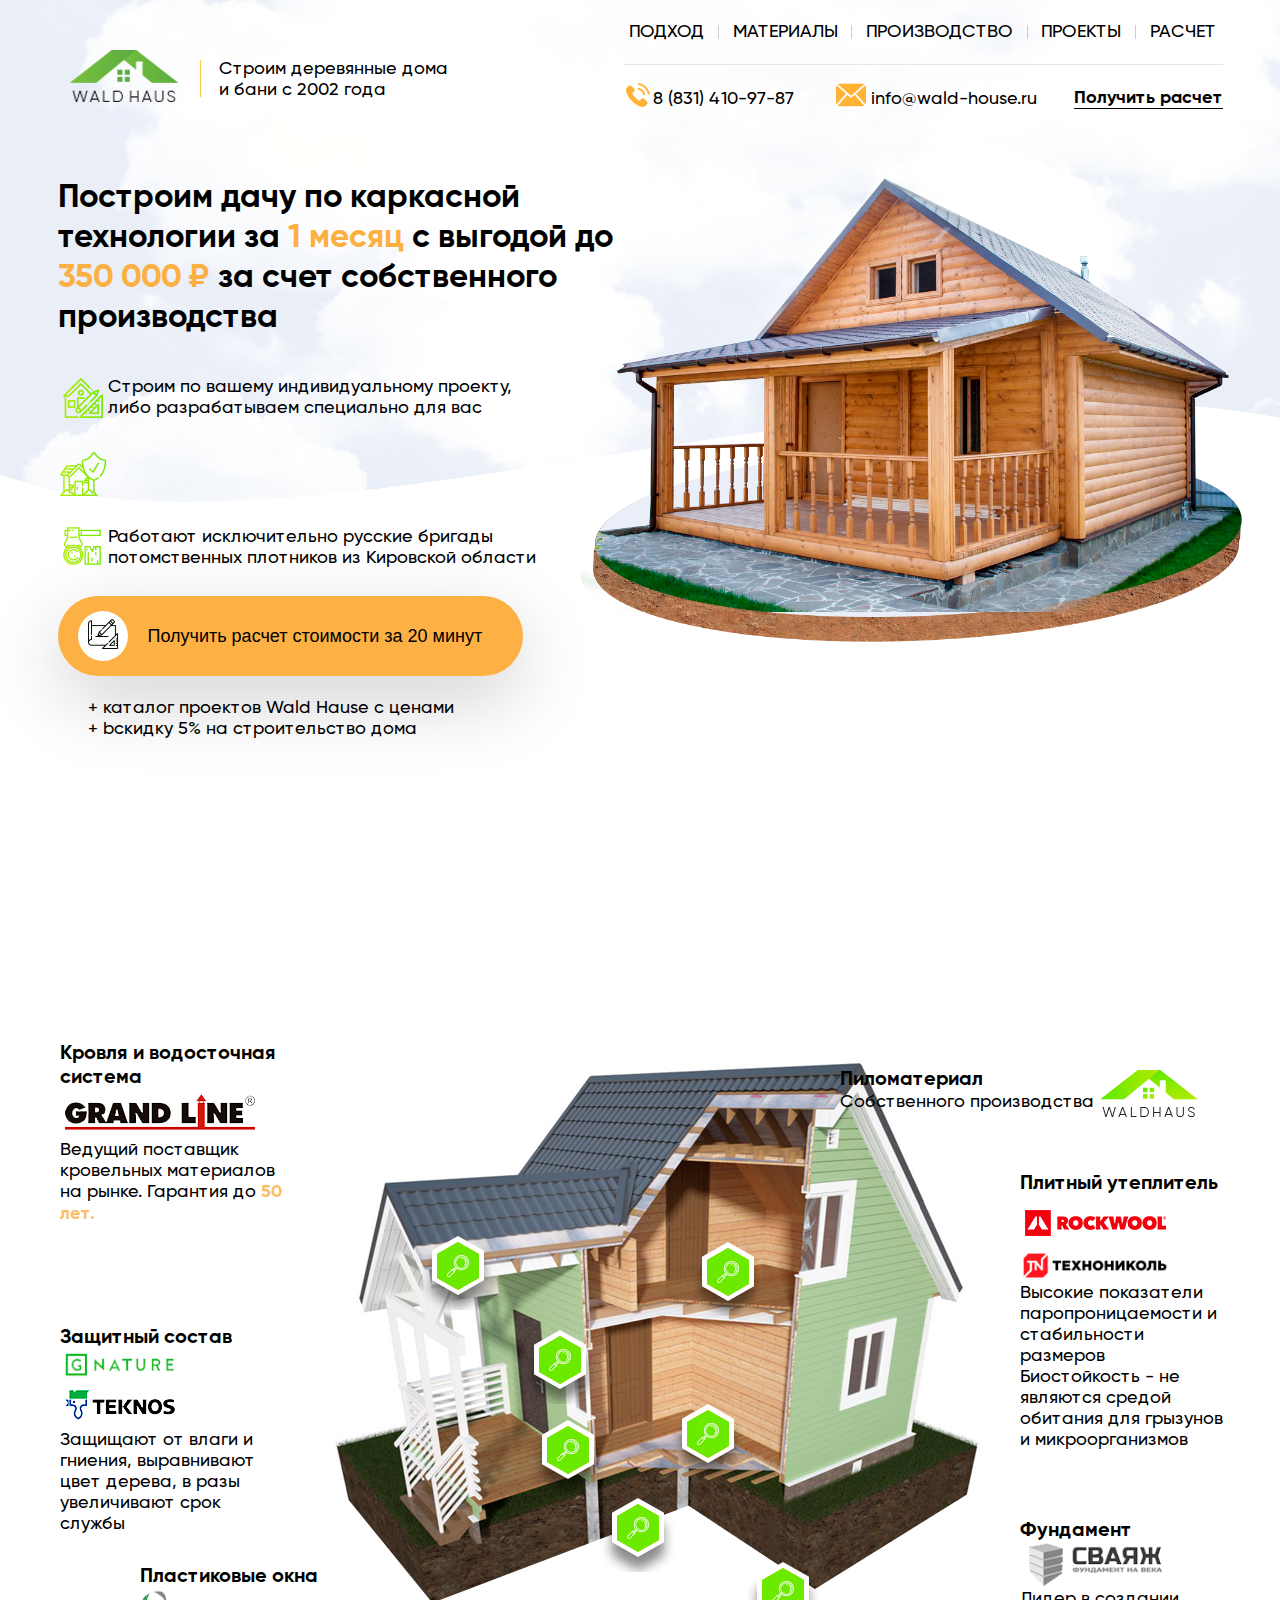
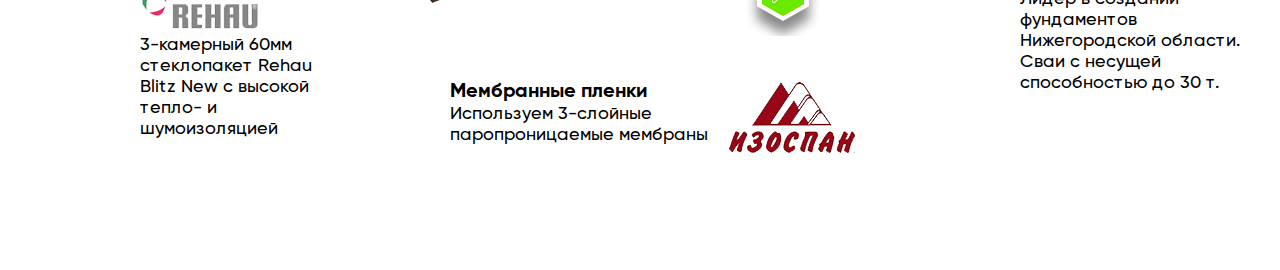
<file: wald haus/index.html>
<!DOCTYPE html>
<html lang="ru">
<head>
    <meta charset="UTF-8">
    <title>Document</title>
    <link rel="stylesheet" href="style.css">
    <link rel="stylesheet" href="./fonts/stylesheet.css">
    <link rel="stylesheet" href="style-mobil.css" media= "only screen and (max-device-width:1024px)" type="text/css"/>
  
</head>
<body>
   <div class="body">
        <header>
            <nav class="navbar">
                <div class="navbar__logo">
                    <div><a><img src="images/icons/logo.png" alt="логотип"></a></div><div class="line"></div>    
                    <div><p>Строим деревянные дома<br> и бани с 2002 года</p></div>
                </div>
                <div class="navbar__navigation__mobil">
                <input type="checkbox" name="toggle" id="menu" class="toggleMenu">
                    <label for="menu" class="toggleMenu"></label>
                <div class="navbar__navigation">
                    <ul class="navbar__navigation__menu">
                        <li><a href="">подход</a></li>
                        <div class="line"></div>
                        <li><a href="">материалы</a></li>
                        <div class="line"></div>
                        <li><a href="">производство</a></li>
                        <div class="line"></div>
                        <li><a href="">проекты</a></li>
                        <div class="line"></div>
                        <li><a href="">расчет</a></li>
                    </ul>
                    <ul class="navbar__navigation__contact">
                        <li>
                            <img src="images/icons/phone.png" alt="">
                            <p>8 (831) 410-97-87</p>
                        </li>
                        <li>
                            <img src="images/icons/mail.png" alt="">
                            <p>info@wald-house.ru</p>
                        </li>
                        <li><a href="">Получить расчет</a></li>
                    </ul>
                </div></div>
            </nav>
            <div class="backgraund">
                <img src="images/backgr&content/sky.png" alt="">
            </div>
        </header>
        <section class="wraper">
            <div class="wraper__country">  
                <h1>Построим дачу по каркасной технологии за <span>1 месяц</span> с     выгодой до <span>350 000 ₽</span> за счет собственного производства
                </h1>
                <ul class="wraper__country__list">
                    <li class="wraper__country__items">
                        <div class="wraper__country__img">
                            <img src="images/icons/icons-three.png" alt=""> 
                        </div>
                        <p>Строим по вашему индивидуальному проекту, либо разрабатываем специально для вас</p>
                    </li>
                    <li class="wraper__country__items">
                        <div class="wraper__country__img1">
                            <img src="images/icons/icons-three.png" alt="">
                        </div>
                        <p></p>
                    </li>
                    <li class="wraper__country__items">
                        <div class="wraper__country__img2">
                            <img src="images/icons/icons-three.png" alt="">
                        </div>
                        <p>Работают исключительно русские бригады потомственных плотников из Кировской области</p>
                    </li>
                </ul>
                <button class="button">
                    <div><img src="images/icons/iconbutton.png" alt=""></div>
                    <p>Получить расчет стоимости за 20 минут</p>
                </button>
                <div class="plus"><p>+ каталог проектов Wald Hause с ценами</p>
                <p>+ bскидку 5% на строительство дома</p></div>
            </div> 
            <img src="images/backgr&content/hasehome1.png" class="hausimg" alt="" >
        </section>
        
        <section class="wraperhuse">
           <div class="wraperhuse__sheath">
                <img src="images/backgr&content/heusehome2.png" class="heusehome2" alt="">
                <div class="mnogoygols">
                    <div class="wraperhuse__stuff__list list_one">
                        <div class="wraperhuse__stuff__items roof">
                        <h3>Кровля и водосточная система</h3>
                        <img src="images/icons/grandline.png" alt="">
                        <p>Ведущий поставщик кровельных материалов на рынке. Гарантия до <span>50 лет.</span></p>
                        </div>
                        <div class="mnogoygol">
                            <img src="images/icons/mnogoygol-w.png" alt="">
                            <img src="images/icons/mnogoygol-g.png" alt="">
                            <img src="images/icons/mnogoygol-o.png" alt="">
                            <img src="images/icons/loupe.png" alt="">
                        </div>
                    </div>
                    <div class="wraperhuse__stuff__list list_two">
                        <div class="wraperhuse__stuff__items keeping">
                            <h3>Защитный состав</h3>
                            <img src="images/icons/nature.png" alt="">
                            <img src="images/icons/teknos.png" alt="">
                            <p>Защищают от влаги и гниения, выравнивают цвет дерева, в разы увеличивают срок службы</p>
                        </div>
                        <div class="mnogoygol">
                            <img src="images/icons/mnogoygol-w.png" alt="">
                            <img src="images/icons/mnogoygol-g.png" alt="">
                            <img src="images/icons/mnogoygol-o.png" alt="">
                            <img src="images/icons/loupe.png" alt="">
                        </div>
                    </div>
                    <div class="wraperhuse__stuff__list list_three">
                        <div class="wraperhuse__stuff__items window">
                            <h3>Пластиковые окна</h3>
                            <img src="images/icons/rehau.png" alt="">
                            <p>3-камерный 60мм стеклопакет Rehau Blitz New с высокой тепло- и шумоизоляцией</p>
                        </div>
                        <div class="mnogoygol">
                            <img src="images/icons/mnogoygol-w.png" alt="">
                            <img src="images/icons/mnogoygol-g.png" alt="">
                            <img src="images/icons/mnogoygol-o.png" alt="">
                            <img src="images/icons/loupe.png" alt="">
                        </div>
                    </div>
                    <div class="wraperhuse__stuff__list list_four">
                        <div class="wraperhuse__stuff__items membrane">
                            <div>
                            <h3>Мембранные пленки</h3>
                            <p>Используем 3-слойные паропроницаемые мембраны</p></div>
                            <img src="images/icons/izospan.png" alt="">
                        </div>
                        <div class="mnogoygol">
                            <img src="images/icons/mnogoygol-w.png" alt="">
                            <img src="images/icons/mnogoygol-g.png" alt="">
                            <img src="images/icons/mnogoygol-o.png" alt="">
                            <img src="images/icons/loupe.png" alt="">
                        </div>
                    </div>
                    <div class="wraperhuse__stuff__list list_five">
                        <div class="wraperhuse__stuff__items lumber">
                            <div>
                            <h3>Пиломатериал</h3>
                            <p>Собственного производства</p></div><img src="images/icons/logohuse.png" alt="">
                        </div>
                        <div class="mnogoygol">
                            <img src="images/icons/mnogoygol-w.png" alt="">
                            <img src="images/icons/mnogoygol-g.png" alt="">
                            <img src="images/icons/mnogoygol-o.png" alt="">
                            <img src="images/icons/loupe.png" alt="">
                        </div>
                    </div>
                    <div class="wraperhuse__stuff__list list_six">
                        <div class="wraperhuse__stuff__items insulation">
                            <h3>Плитный утеплитель</h3>
                            <img src="images/icons/rockwool.png" alt="">
                            <img src="images/icons/tehnonicol.png" alt="">
                            <p>Высокие показатели паропроницаемости и стабильности размеров</p>
                            <p>Биостойкость - не являются средой обитания для грызунов и микроорганизмов</p>
                        </div>
                        <div class="mnogoygol">
                            <img src="images/icons/mnogoygol-w.png" alt="">
                            <img src="images/icons/mnogoygol-g.png" alt="">
                            <img src="images/icons/mnogoygol-o.png" alt="">
                            <img src="images/icons/loupe.png" alt="">
                        </div>
                    </div>
                    
                    <div class="wraperhuse__stuff__list list_seven">
                        <div class="wraperhuse__stuff__items foundation">
                        <h3>Фундамент</h3>
                        <img src="images/icons/swaiz.png" alt="">
                        <p>Лидер в создании фундаментов Нижегородской области. Сваи с несущей способностью до 30 т.</p>
                        </div>
                        <div class="mnogoygol">
                            <img src="images/icons/mnogoygol-w.png" alt="">
                            <img src="images/icons/mnogoygol-g.png" alt="">
                            <img src="images/icons/mnogoygol-o.png" alt="">
                            <img src="images/icons/loupe.png" alt="">
                        </div>
                    </div>
                </div>
            </div>
            <div class="wraperhuse__button">
               <p>У вас уже есть готовый проект? Пришлите его нам,и получите расчет стоимости уже через 20 минут!</p>
                <button class="button">
                    <div><img src="images/icons/iconbutton.png" alt=""></div>
                    <p>Получить расчет стоимости за 20 минут</p>
                </button>
                <div class="plus"><p>+ каталог проектов Wald Hause с ценами</p>
                <p>+ bскидку 5% на строительство дома</p></div>
            </div>
        </section>
    </div>
</body>
</html>
</file>
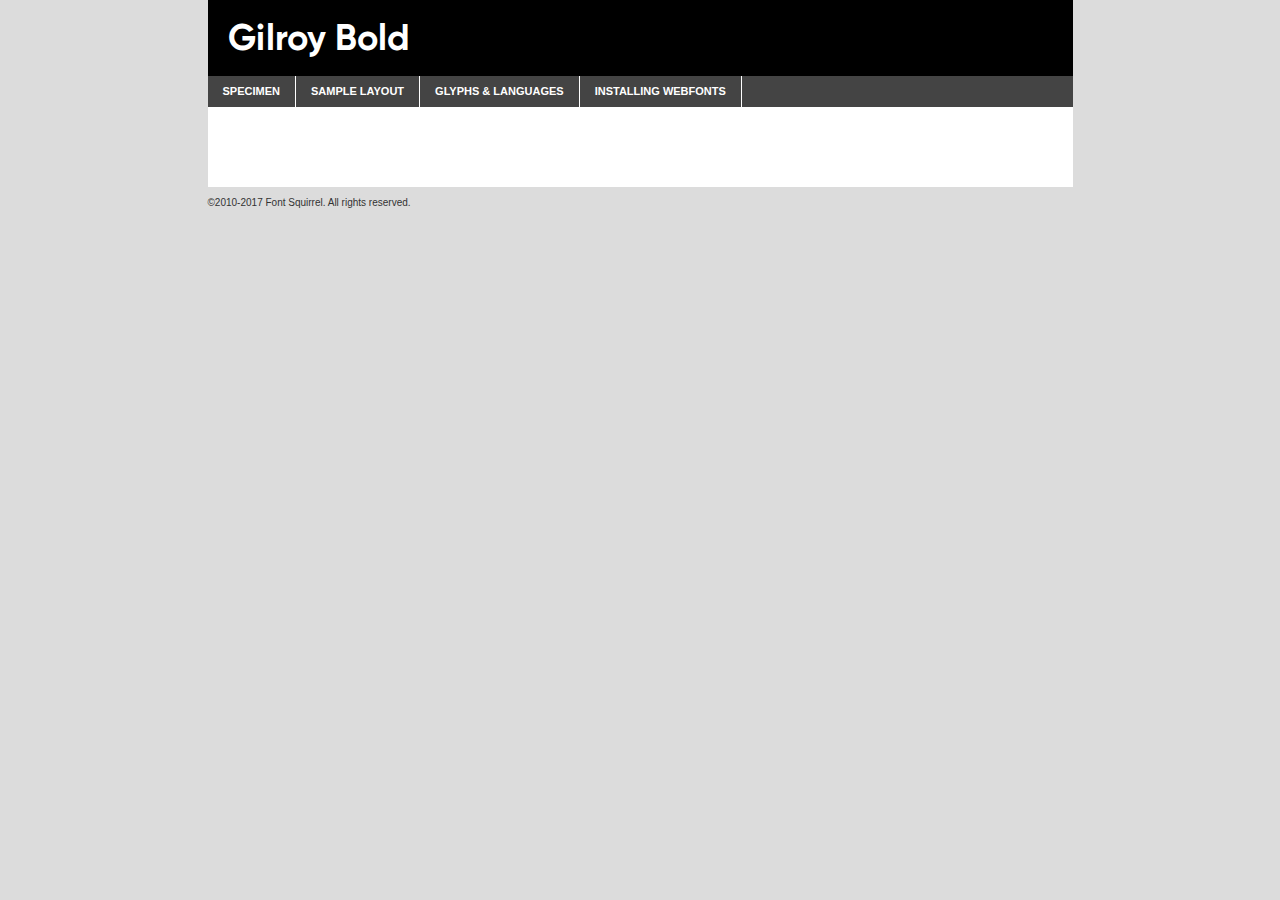
<file: fonts/radomir_tinkov_-_gilroy-bold-demo.html>
<!DOCTYPE html PUBLIC "-//W3C//DTD XHTML 1.0 Transitional//EN"
	"http://www.w3.org/TR/xhtml1/DTD/xhtml1-transitional.dtd">

<html xmlns="http://www.w3.org/1999/xhtml" xml:lang="en" lang="en">
<head>
	<meta http-equiv="Content-Type" content="text/html; charset=utf-8" />
	<script src="http://ajax.googleapis.com/ajax/libs/jquery/1.7.2/jquery.min.js" type="text/javascript" charset="utf-8"></script>
	<script type="text/javascript">
	(function($){$.fn.easyTabs=function(option){var param=jQuery.extend({fadeSpeed:"fast",defaultContent:1,activeClass:'active'},option);$(this).each(function(){var thisId="#"+this.id;if(param.defaultContent==''){param.defaultContent=1;}
	if(typeof param.defaultContent=="number")
	{var defaultTab=$(thisId+" .tabs li:eq("+(param.defaultContent-1)+") a").attr('href').substr(1);}else{var defaultTab=param.defaultContent;}
	$(thisId+" .tabs li a").each(function(){var tabToHide=$(this).attr('href').substr(1);$("#"+tabToHide).addClass('easytabs-tab-content');});hideAll();changeContent(defaultTab);function hideAll(){$(thisId+" .easytabs-tab-content").hide();}
	function changeContent(tabId){hideAll();$(thisId+" .tabs li").removeClass(param.activeClass);$(thisId+" .tabs li a[href=#"+tabId+"]").closest('li').addClass(param.activeClass);if(param.fadeSpeed!="none")
	{$(thisId+" #"+tabId).fadeIn(param.fadeSpeed);}else{$(thisId+" #"+tabId).show();}}
	$(thisId+" .tabs li").click(function(){var tabId=$(this).find('a').attr('href').substr(1);changeContent(tabId);return false;});});}})(jQuery);
	</script>
	<link rel="stylesheet" href="specimen_files/specimen_stylesheet.css" type="text/css" charset="utf-8" />
	<link rel="stylesheet" href="stylesheet.css" type="text/css" charset="utf-8" />

	<style type="text/css">
					body{
				font-family: 'gilroybold';
							}
		</style>

	<title>Gilroy Bold Specimen</title>
	
	
	<script type="text/javascript" charset="utf-8">
		$(document).ready(function() {
			$('#container').easyTabs({defaultContent:1});
		});
	</script>
</head>

<body>
<div id="container">
	<div id="header">
		Gilroy Bold	</div>
	<ul class="tabs">
		<li><a href="#specimen">Specimen</a></li>
		<li><a href="#layout">Sample Layout</a></li>
				<li><a href="#glyphs">Glyphs &amp; Languages</a></li>
		<li><a href="#installing">Installing Webfonts</a></li>
		
	</ul>
	
	<div id="main_content">

		
			<div id="specimen">
		
				<div class="section">
					<div class="grid12 firstcol">
						<div class="huge">AaBb</div>
					</div>
				</div>
		
				<div class="section">
					<div class="glyph_range">A&#x200B;B&#x200b;C&#x200b;D&#x200b;E&#x200b;F&#x200b;G&#x200b;H&#x200b;I&#x200b;J&#x200b;K&#x200b;L&#x200b;M&#x200b;N&#x200b;O&#x200b;P&#x200b;Q&#x200b;R&#x200b;S&#x200b;T&#x200b;U&#x200b;V&#x200b;W&#x200b;X&#x200b;Y&#x200b;Z&#x200b;a&#x200b;b&#x200b;c&#x200b;d&#x200b;e&#x200b;f&#x200b;g&#x200b;h&#x200b;i&#x200b;j&#x200b;k&#x200b;l&#x200b;m&#x200b;n&#x200b;o&#x200b;p&#x200b;q&#x200b;r&#x200b;s&#x200b;t&#x200b;u&#x200b;v&#x200b;w&#x200b;x&#x200b;y&#x200b;z&#x200b;1&#x200b;2&#x200b;3&#x200b;4&#x200b;5&#x200b;6&#x200b;7&#x200b;8&#x200b;9&#x200b;0&#x200b;&amp;&#x200b;.&#x200b;,&#x200b;?&#x200b;!&#x200b;&#64;&#x200b;(&#x200b;)&#x200b;#&#x200b;$&#x200b;%&#x200b;*&#x200b;+&#x200b;-&#x200b;=&#x200b;:&#x200b;;</div>
				</div>
				<div class="section">
					<div class="grid12 firstcol">
						<table class="sample_table">
							<tr><td>10</td><td class="size10">abcdefghijklmnopqrstuvwxyzABCDEFGHIJKLMNOPQRSTUVWXYZ0123456789abcdefghijklmnopqrstuvwxyzABCDEFGHIJKLMNOPQRSTUVWXYZ0123456789abcdefghijklmnopqrstuvwxyzABCDEFGHIJKLMNOPQRSTUVWXYZ</td></tr>
							<tr><td>11</td><td class="size11">abcdefghijklmnopqrstuvwxyzABCDEFGHIJKLMNOPQRSTUVWXYZ0123456789abcdefghijklmnopqrstuvwxyzABCDEFGHIJKLMNOPQRSTUVWXYZ0123456789abcdefghijklmnopqrstuvwxyzABCDEFGHIJKLMNOPQRSTUVWXYZ</td></tr>
							<tr><td>12</td><td class="size12">abcdefghijklmnopqrstuvwxyzABCDEFGHIJKLMNOPQRSTUVWXYZ0123456789abcdefghijklmnopqrstuvwxyzABCDEFGHIJKLMNOPQRSTUVWXYZ0123456789abcdefghijklmnopqrstuvwxyzABCDEFGHIJKLMNOPQRSTUVWXYZ</td></tr>
							<tr><td>13</td><td class="size13">abcdefghijklmnopqrstuvwxyzABCDEFGHIJKLMNOPQRSTUVWXYZ0123456789abcdefghijklmnopqrstuvwxyzABCDEFGHIJKLMNOPQRSTUVWXYZ0123456789abcdefghijklmnopqrstuvwxyzABCDEFGHIJKLMNOPQRSTUVWXYZ</td></tr>
							<tr><td>14</td><td class="size14">abcdefghijklmnopqrstuvwxyzABCDEFGHIJKLMNOPQRSTUVWXYZ0123456789abcdefghijklmnopqrstuvwxyzABCDEFGHIJKLMNOPQRSTUVWXYZ0123456789abcdefghijklmnopqrstuvwxyzABCDEFGHIJKLMNOPQRSTUVWXYZ</td></tr>
							<tr><td>16</td><td class="size16">abcdefghijklmnopqrstuvwxyzABCDEFGHIJKLMNOPQRSTUVWXYZ0123456789abcdefghijklmnopqrstuvwxyzABCDEFGHIJKLMNOPQRSTUVWXYZ</td></tr>
							<tr><td>18</td><td class="size18">abcdefghijklmnopqrstuvwxyzABCDEFGHIJKLMNOPQRSTUVWXYZ0123456789abcdefghijklmnopqrstuvwxyzABCDEFGHIJKLMNOPQRSTUVWXYZ</td></tr>
							<tr><td>20</td><td class="size20">abcdefghijklmnopqrstuvwxyzABCDEFGHIJKLMNOPQRSTUVWXYZ0123456789abcdefghijklmnopqrstuvwxyzABCDEFGHIJKLMNOPQRSTUVWXYZ</td></tr>
							<tr><td>24</td><td class="size24">abcdefghijklmnopqrstuvwxyzABCDEFGHIJKLMNOPQRSTUVWXYZ0123456789abcdefghijklmnopqrstuvwxyzABCDEFGHIJKLMNOPQRSTUVWXYZ</td></tr>
							<tr><td>30</td><td class="size30">abcdefghijklmnopqrstuvwxyzABCDEFGHIJKLMNOPQRSTUVWXYZ0123456789abcdefghijklmnopqrstuvwxyzABCDEFGHIJKLMNOPQRSTUVWXYZ</td></tr>
							<tr><td>36</td><td class="size36">abcdefghijklmnopqrstuvwxyzABCDEFGHIJKLMNOPQRSTUVWXYZ0123456789abcdefghijklmnopqrstuvwxyzABCDEFGHIJKLMNOPQRSTUVWXYZ</td></tr>
							<tr><td>48</td><td class="size48">abcdefghijklmnopqrstuvwxyzABCDEFGHIJKLMNOPQRSTUVWXYZ0123456789abcdefghijklmnopqrstuvwxyzABCDEFGHIJKLMNOPQRSTUVWXYZ</td></tr>
							<tr><td>60</td><td class="size60">abcdefghijklmnopqrstuvwxyzABCDEFGHIJKLMNOPQRSTUVWXYZ0123456789abcdefghijklmnopqrstuvwxyzABCDEFGHIJKLMNOPQRSTUVWXYZ</td></tr>
							<tr><td>72</td><td class="size72">abcdefghijklmnopqrstuvwxyzABCDEFGHIJKLMNOPQRSTUVWXYZ0123456789abcdefghijklmnopqrstuvwxyzABCDEFGHIJKLMNOPQRSTUVWXYZ</td></tr>
							<tr><td>90</td><td class="size90">abcdefghijklmnopqrstuvwxyzABCDEFGHIJKLMNOPQRSTUVWXYZ0123456789abcdefghijklmnopqrstuvwxyzABCDEFGHIJKLMNOPQRSTUVWXYZ</td></tr>
						</table>
				
					</div>
			
				</div>
		
		
		
								<div class="section" id="bodycomparison">


										<div id="xheight">
				<div class="fontbody">&#x25FC;&#x25FC;&#x25FC;&#x25FC;&#x25FC;&#x25FC;&#x25FC;&#x25FC;&#x25FC;&#x25FC;&#x25FC;&#x25FC;&#x25FC;&#x25FC;&#x25FC;&#x25FC;&#x25FC;&#x25FC;&#x25FC;&#x25FC;&#x25FC;&#x25FC;&#x25FC;&#x25FC;&#x25FC;&#x25FC;&#x25FC;&#x25FC;&#x25FC;&#x25FC;&#x25FC;&#x25FC;&#x25FC;&#x25FC;&#x25FC;&#x25FC;&#x25FC;&#x25FC;&#x25FC;&#x25FC;&#x25FC;&#x25FC;&#x25FC;&#x25FC;&#x25FC;&#x25FC;&#x25FC;&#x25FC;&#x25FC;&#x25FC;&#x25FC;&#x25FC;&#x25FC;&#x25FC;&#x25FC;&#x25FC;&#x25FC;&#x25FC;&#x25FC;&#x25FC;&#x25FC;&#x25FC;&#x25FC;&#x25FC;&#x25FC;&#x25FC;&#x25FC;&#x25FC;&#x25FC;&#x25FC;&#x25FC;&#x25FC;&#x25FC;&#x25FC;&#x25FC;&#x25FC;&#x25FC;&#x25FC;&#x25FC;&#x25FC;&#x25FC;&#x25FC;&#x25FC;&#x25FC;&#x25FC;&#x25FC;&#x25FC;&#x25FC;&#x25FC;&#x25FC;&#x25FC;&#x25FC;&#x25FC;&#x25FC;&#x25FC;&#x25FC;&#x25FC;&#x25FC;&#x25FC;body</div><div class="arialbody">body</div><div class="verdanabody">body</div><div class="georgiabody">body</div></div>
										<div class="fontbody" style="z-index:1">
											body<span>Gilroy Bold</span>
										</div>
										<div class="arialbody" style="z-index:1">
											body<span>Arial</span>
										</div>
										<div class="verdanabody" style="z-index:1">
											body<span>Verdana</span>
										</div>
										<div class="georgiabody" style="z-index:1">
											body<span>Georgia</span>
										</div>



								</div>
		
		
				<div class="section psample psample_row1" id="">
					
					<div class="grid2 firstcol">
						<p class="size10"><span>10.</span>Aenean lacinia bibendum nulla sed consectetur. Fusce dapibus, tellus ac cursus commodo, tortor mauris condimentum nibh, ut fermentum massa justo sit amet risus. Nullam id dolor id nibh ultricies vehicula ut id elit. Cum sociis natoque penatibus et magnis dis parturient montes, nascetur ridiculus mus. Nulla vitae elit libero, a pharetra augue.</p>
			
					</div>
					<div class="grid3">
						<p class="size11"><span>11.</span>Aenean lacinia bibendum nulla sed consectetur. Fusce dapibus, tellus ac cursus commodo, tortor mauris condimentum nibh, ut fermentum massa justo sit amet risus. Nullam id dolor id nibh ultricies vehicula ut id elit. Cum sociis natoque penatibus et magnis dis parturient montes, nascetur ridiculus mus. Nulla vitae elit libero, a pharetra augue.</p>
			
					</div>
					<div class="grid3">
						<p class="size12"><span>12.</span>Aenean lacinia bibendum nulla sed consectetur. Fusce dapibus, tellus ac cursus commodo, tortor mauris condimentum nibh, ut fermentum massa justo sit amet risus. Nullam id dolor id nibh ultricies vehicula ut id elit. Cum sociis natoque penatibus et magnis dis parturient montes, nascetur ridiculus mus. Nulla vitae elit libero, a pharetra augue.</p>
			
					</div>
					<div class="grid4">
						<p class="size13"><span>13.</span>Aenean lacinia bibendum nulla sed consectetur. Fusce dapibus, tellus ac cursus commodo, tortor mauris condimentum nibh, ut fermentum massa justo sit amet risus. Nullam id dolor id nibh ultricies vehicula ut id elit. Cum sociis natoque penatibus et magnis dis parturient montes, nascetur ridiculus mus. Nulla vitae elit libero, a pharetra augue.</p>
			
					</div>
					<div class="white_blend"></div>
					
				</div>
				<div class="section psample psample_row2" id="">
					<div class="grid3 firstcol">
						<p class="size14"><span>14.</span>Aenean lacinia bibendum nulla sed consectetur. Fusce dapibus, tellus ac cursus commodo, tortor mauris condimentum nibh, ut fermentum massa justo sit amet risus. Nullam id dolor id nibh ultricies vehicula ut id elit. Cum sociis natoque penatibus et magnis dis parturient montes, nascetur ridiculus mus. Nulla vitae elit libero, a pharetra augue.</p>
			
					</div>
					<div class="grid4">
						<p class="size16"><span>16.</span>Aenean lacinia bibendum nulla sed consectetur. Fusce dapibus, tellus ac cursus commodo, tortor mauris condimentum nibh, ut fermentum massa justo sit amet risus. Nullam id dolor id nibh ultricies vehicula ut id elit. Cum sociis natoque penatibus et magnis dis parturient montes, nascetur ridiculus mus. Nulla vitae elit libero, a pharetra augue.</p>
			
					</div>
					<div class="grid5">
						<p class="size18"><span>18.</span>Aenean lacinia bibendum nulla sed consectetur. Fusce dapibus, tellus ac cursus commodo, tortor mauris condimentum nibh, ut fermentum massa justo sit amet risus. Nullam id dolor id nibh ultricies vehicula ut id elit. Cum sociis natoque penatibus et magnis dis parturient montes, nascetur ridiculus mus. Nulla vitae elit libero, a pharetra augue.</p>
			
					</div>

					<div class="white_blend"></div>

				</div>
				
				<div class="section psample psample_row3" id="">
					<div class="grid5 firstcol">
						<p class="size20"><span>20.</span>Aenean lacinia bibendum nulla sed consectetur. Fusce dapibus, tellus ac cursus commodo, tortor mauris condimentum nibh, ut fermentum massa justo sit amet risus. Nullam id dolor id nibh ultricies vehicula ut id elit. Cum sociis natoque penatibus et magnis dis parturient montes, nascetur ridiculus mus. Nulla vitae elit libero, a pharetra augue.</p>
					</div>
					<div class="grid7">
						<p class="size24"><span>24.</span>Aenean lacinia bibendum nulla sed consectetur. Fusce dapibus, tellus ac cursus commodo, tortor mauris condimentum nibh, ut fermentum massa justo sit amet risus. Nullam id dolor id nibh ultricies vehicula ut id elit. Cum sociis natoque penatibus et magnis dis parturient montes, nascetur ridiculus mus. Nulla vitae elit libero, a pharetra augue.</p>
					</div>
					
					<div class="white_blend"></div>
					
				</div>
				
				<div class="section psample psample_row4" id="">
					<div class="grid12 firstcol">
						<p class="size30"><span>30.</span>Aenean lacinia bibendum nulla sed consectetur. Fusce dapibus, tellus ac cursus commodo, tortor mauris condimentum nibh, ut fermentum massa justo sit amet risus. Nullam id dolor id nibh ultricies vehicula ut id elit. Cum sociis natoque penatibus et magnis dis parturient montes, nascetur ridiculus mus. Nulla vitae elit libero, a pharetra augue.</p>
					</div>
					<div class="white_blend"></div>
					
				</div>
				
				
				
				<div class="section psample psample_row1 fullreverse">
					<div class="grid2 firstcol">
						<p class="size10"><span>10.</span>Aenean lacinia bibendum nulla sed consectetur. Fusce dapibus, tellus ac cursus commodo, tortor mauris condimentum nibh, ut fermentum massa justo sit amet risus. Nullam id dolor id nibh ultricies vehicula ut id elit. Cum sociis natoque penatibus et magnis dis parturient montes, nascetur ridiculus mus. Nulla vitae elit libero, a pharetra augue.</p>
			
					</div>
					<div class="grid3">
						<p class="size11"><span>11.</span>Aenean lacinia bibendum nulla sed consectetur. Fusce dapibus, tellus ac cursus commodo, tortor mauris condimentum nibh, ut fermentum massa justo sit amet risus. Nullam id dolor id nibh ultricies vehicula ut id elit. Cum sociis natoque penatibus et magnis dis parturient montes, nascetur ridiculus mus. Nulla vitae elit libero, a pharetra augue.</p>
			
					</div>
					<div class="grid3">
						<p class="size12"><span>12.</span>Aenean lacinia bibendum nulla sed consectetur. Fusce dapibus, tellus ac cursus commodo, tortor mauris condimentum nibh, ut fermentum massa justo sit amet risus. Nullam id dolor id nibh ultricies vehicula ut id elit. Cum sociis natoque penatibus et magnis dis parturient montes, nascetur ridiculus mus. Nulla vitae elit libero, a pharetra augue.</p>
			
					</div>
					<div class="grid4">
						<p class="size13"><span>13.</span>Aenean lacinia bibendum nulla sed consectetur. Fusce dapibus, tellus ac cursus commodo, tortor mauris condimentum nibh, ut fermentum massa justo sit amet risus. Nullam id dolor id nibh ultricies vehicula ut id elit. Cum sociis natoque penatibus et magnis dis parturient montes, nascetur ridiculus mus. Nulla vitae elit libero, a pharetra augue.</p>
			
					</div>
					<div class="black_blend"></div>
					
				</div>
				
				<div class="section psample psample_row2 fullreverse">
					<div class="grid3 firstcol">
						<p class="size14"><span>14.</span>Aenean lacinia bibendum nulla sed consectetur. Fusce dapibus, tellus ac cursus commodo, tortor mauris condimentum nibh, ut fermentum massa justo sit amet risus. Nullam id dolor id nibh ultricies vehicula ut id elit. Cum sociis natoque penatibus et magnis dis parturient montes, nascetur ridiculus mus. Nulla vitae elit libero, a pharetra augue.</p>
			
					</div>
					<div class="grid4">
						<p class="size16"><span>16.</span>Aenean lacinia bibendum nulla sed consectetur. Fusce dapibus, tellus ac cursus commodo, tortor mauris condimentum nibh, ut fermentum massa justo sit amet risus. Nullam id dolor id nibh ultricies vehicula ut id elit. Cum sociis natoque penatibus et magnis dis parturient montes, nascetur ridiculus mus. Nulla vitae elit libero, a pharetra augue.</p>
			
					</div>
					<div class="grid5">
						<p class="size18"><span>18.</span>Aenean lacinia bibendum nulla sed consectetur. Fusce dapibus, tellus ac cursus commodo, tortor mauris condimentum nibh, ut fermentum massa justo sit amet risus. Nullam id dolor id nibh ultricies vehicula ut id elit. Cum sociis natoque penatibus et magnis dis parturient montes, nascetur ridiculus mus. Nulla vitae elit libero, a pharetra augue.</p>
			
					</div>
					<div class="black_blend"></div>

				</div>
				
				<div class="section psample fullreverse psample_row3" id="">
					<div class="grid5 firstcol">
						<p class="size20"><span>20.</span>Aenean lacinia bibendum nulla sed consectetur. Fusce dapibus, tellus ac cursus commodo, tortor mauris condimentum nibh, ut fermentum massa justo sit amet risus. Nullam id dolor id nibh ultricies vehicula ut id elit. Cum sociis natoque penatibus et magnis dis parturient montes, nascetur ridiculus mus. Nulla vitae elit libero, a pharetra augue.</p>
					</div>
					<div class="grid7">
						<p class="size24"><span>24.</span>Aenean lacinia bibendum nulla sed consectetur. Fusce dapibus, tellus ac cursus commodo, tortor mauris condimentum nibh, ut fermentum massa justo sit amet risus. Nullam id dolor id nibh ultricies vehicula ut id elit. Cum sociis natoque penatibus et magnis dis parturient montes, nascetur ridiculus mus. Nulla vitae elit libero, a pharetra augue.</p>
					</div>
					
					<div class="black_blend"></div>
					
				</div>
				
				<div class="section psample fullreverse psample_row4" id="" style="border-bottom: 20px #000 solid;">
					<div class="grid12 firstcol">
						<p class="size30"><span>30.</span>Aenean lacinia bibendum nulla sed consectetur. Fusce dapibus, tellus ac cursus commodo, tortor mauris condimentum nibh, ut fermentum massa justo sit amet risus. Nullam id dolor id nibh ultricies vehicula ut id elit. Cum sociis natoque penatibus et magnis dis parturient montes, nascetur ridiculus mus. Nulla vitae elit libero, a pharetra augue.</p>
					</div>
					<div class="black_blend"></div>
					
				</div>
				
				
				
				
			</div>
			
			<div id="layout">
				
				<div class="section">
					
					<div class="grid12 firstcol">
						<h1>Lorem Ipsum Dolor</h1>
						<h2>Etiam porta sem malesuada magna mollis euismod</h2>
						
						<p class="byline">By <a href="#link">Aenean Lacinia</a></p>
					</div>
				</div>
				<div class="section">
					<div class="grid8 firstcol">
						<p class="large">Donec sed odio dui. Morbi leo risus, porta ac consectetur ac, vestibulum at eros. Fusce dapibus, tellus ac cursus commodo, tortor mauris condimentum nibh, ut fermentum massa justo sit amet risus. </p>

						
						<h3>Pellentesque ornare sem</h3>

						<p>Maecenas sed diam eget risus varius blandit sit amet non magna. Maecenas faucibus mollis interdum. Donec ullamcorper nulla non metus auctor fringilla. Nullam id dolor id nibh ultricies vehicula ut id elit. Nullam id dolor id nibh ultricies vehicula ut id elit. </p>

						<p>Aenean eu leo quam. Pellentesque ornare sem lacinia quam venenatis vestibulum. Lorem ipsum dolor sit amet, consectetur adipiscing elit. Cum sociis natoque penatibus et magnis dis parturient montes, nascetur ridiculus mus. </p>

						<p>Nulla vitae elit libero, a pharetra augue. Praesent commodo cursus magna, vel scelerisque nisl consectetur et. Aenean lacinia bibendum nulla sed consectetur. </p>

						<p>Nullam quis risus eget urna mollis ornare vel eu leo. Nullam quis risus eget urna mollis ornare vel eu leo. Maecenas sed diam eget risus varius blandit sit amet non magna. Donec ullamcorper nulla non metus auctor fringilla. </p>

						<h3>Cras mattis consectetur</h3>

						<p>Aenean eu leo quam. Pellentesque ornare sem lacinia quam venenatis vestibulum. Aenean lacinia bibendum nulla sed consectetur. Integer posuere erat a ante venenatis dapibus posuere velit aliquet. Cras mattis consectetur purus sit amet fermentum. </p>

						<p>Nullam id dolor id nibh ultricies vehicula ut id elit. Nullam quis risus eget urna mollis ornare vel eu leo. Cras mattis consectetur purus sit amet fermentum.</p>
					</div>
					
					<div class="grid4 sidebar">
						
						<div class="box reverse">
							<p class="last">Nullam quis risus eget urna mollis ornare vel eu leo. Donec ullamcorper nulla non metus auctor fringilla. Cras mattis consectetur purus sit amet fermentum. Sed posuere consectetur est at lobortis. Lorem ipsum dolor sit amet, consectetur adipiscing elit. </p>
						</div>
						
						<p class="caption">Maecenas sed diam eget risus varius.</p>

						<p>Vestibulum id ligula porta felis euismod semper. Integer posuere erat a ante venenatis dapibus posuere velit aliquet. Vestibulum id ligula porta felis euismod semper. Sed posuere consectetur est at lobortis. Maecenas sed diam eget risus varius blandit sit amet non magna. Fusce dapibus, tellus ac cursus commodo, tortor mauris condimentum nibh, ut fermentum massa justo sit amet risus. </p>

					

						<p>Duis mollis, est non commodo luctus, nisi erat porttitor ligula, eget lacinia odio sem nec elit. Aenean lacinia bibendum nulla sed consectetur. Vivamus sagittis lacus vel augue laoreet rutrum faucibus dolor auctor. Aenean lacinia bibendum nulla sed consectetur. Nullam quis risus eget urna mollis ornare vel eu leo. </p>

						<p>Praesent commodo cursus magna, vel scelerisque nisl consectetur et. Donec ullamcorper nulla non metus auctor fringilla. Maecenas faucibus mollis interdum. Fusce dapibus, tellus ac cursus commodo, tortor mauris condimentum nibh, ut fermentum massa justo sit amet risus. </p>

					</div>
				</div>
				
			</div>


			



		<div id="glyphs">
			<div class="section">
				<div class="grid12 firstcol">
			
				<h1>Language Support</h1>
				<p>The subset of Gilroy Bold in this kit supports the following languages:<br />
			
					Albanian, Basque, Bosnian, Breton, Chamorro, Chichewa_nyanja, Croatian, Cyrillic, Czech, Danish, Dutch, English, Estonian, Faroese, Finnish, French, Frisian, Galician, German, Hungarian, Icelandic, Italian, Latvian, Lithuanian, Malagasy, Maltese, Norwegian, Polish, Portuguese, Romanian, Slovak, Slovenian, Spanish, Swedish, Turkish, Welsh, Alsatian, Aragonese, Arapaho, Aromanian, Arrernte, Asturian, Aymara, Bislama, Cebuano, Cheyenne, Cimbrian, Corsican, Fijian, French_creole, Friulian, Genoese, Gilbertese, Greenlandic, Haitian_creole, Hawaiian, Hiligaynon, Hmong, Hopi, Ibanag, Iloko_ilokano, Indonesian, Interglossa_glosa, Interlingua, Irish_gaelic, Istro-romanian, Jerriais, Kashubian, Kurdish_kurmanji, Ladin, Lojban, Lombard, Low_saxon, Luxembourgeois, Manx, Maori, Megleno-romanian, Mohawk, Nahuatl, Norfolk_pitcairnese, Northern_sotho, Occitan, Oromo, Pangasinan, Papiamento, Piedmontese, Potawatomi, Rhaeto-romance, Romansh, Rotokas, Sami_inari, Sami_lule, Samoan, Sardinian, Scots_gaelic, Seychelles_creole, Shona, Sicilian, Somali, Southern_ndebele, Southern_sotho, Swahili, Swati_swazi, Tagalog_filipino_pilipino, Tahitian, Tausug, Tetum, Tok_pisin, Tongan, Tswana, Turkmen, Turkmen_latinized, Tuvaluan, Uyghur_latinized, Veps, Volapuk, Votic_latinized, Walloon, Warlpiri, Xhosa, Yapese, Zulu, Latinbasic, Ubasic, Demo, Russian, Belarusian, Ukrainian, Rusyn, Karachay_cyrillic, Serbian_cyrillic				</p>
				<h1>Glyph Chart</h1>
				<p>The subset of Gilroy Bold in this kit includes all the glyphs listed below. Unicode entities are included above each glyph to help you insert individual characters into your layout.</p>
				<div id="glyph_chart">
			
																				 <div><p>&amp;#32;</p>&#32;</div>
																				 <div><p>&amp;#33;</p>&#33;</div>
																				 <div><p>&amp;#34;</p>&#34;</div>
																				 <div><p>&amp;#35;</p>&#35;</div>
																				 <div><p>&amp;#36;</p>&#36;</div>
																				 <div><p>&amp;#37;</p>&#37;</div>
																				 <div><p>&amp;#38;</p>&#38;</div>
																				 <div><p>&amp;#39;</p>&#39;</div>
																				 <div><p>&amp;#40;</p>&#40;</div>
																				 <div><p>&amp;#41;</p>&#41;</div>
																				 <div><p>&amp;#42;</p>&#42;</div>
																				 <div><p>&amp;#43;</p>&#43;</div>
																				 <div><p>&amp;#44;</p>&#44;</div>
																				 <div><p>&amp;#45;</p>&#45;</div>
																				 <div><p>&amp;#46;</p>&#46;</div>
																				 <div><p>&amp;#47;</p>&#47;</div>
																				 <div><p>&amp;#48;</p>&#48;</div>
																				 <div><p>&amp;#49;</p>&#49;</div>
																				 <div><p>&amp;#50;</p>&#50;</div>
																				 <div><p>&amp;#51;</p>&#51;</div>
																				 <div><p>&amp;#52;</p>&#52;</div>
																				 <div><p>&amp;#53;</p>&#53;</div>
																				 <div><p>&amp;#54;</p>&#54;</div>
																				 <div><p>&amp;#55;</p>&#55;</div>
																				 <div><p>&amp;#56;</p>&#56;</div>
																				 <div><p>&amp;#57;</p>&#57;</div>
																				 <div><p>&amp;#58;</p>&#58;</div>
																				 <div><p>&amp;#59;</p>&#59;</div>
																				 <div><p>&amp;#60;</p>&#60;</div>
																				 <div><p>&amp;#61;</p>&#61;</div>
																				 <div><p>&amp;#62;</p>&#62;</div>
																				 <div><p>&amp;#63;</p>&#63;</div>
																				 <div><p>&amp;#64;</p>&#64;</div>
																				 <div><p>&amp;#65;</p>&#65;</div>
																				 <div><p>&amp;#66;</p>&#66;</div>
																				 <div><p>&amp;#67;</p>&#67;</div>
																				 <div><p>&amp;#68;</p>&#68;</div>
																				 <div><p>&amp;#69;</p>&#69;</div>
																				 <div><p>&amp;#70;</p>&#70;</div>
																				 <div><p>&amp;#71;</p>&#71;</div>
																				 <div><p>&amp;#72;</p>&#72;</div>
																				 <div><p>&amp;#73;</p>&#73;</div>
																				 <div><p>&amp;#74;</p>&#74;</div>
																				 <div><p>&amp;#75;</p>&#75;</div>
																				 <div><p>&amp;#76;</p>&#76;</div>
																				 <div><p>&amp;#77;</p>&#77;</div>
																				 <div><p>&amp;#78;</p>&#78;</div>
																				 <div><p>&amp;#79;</p>&#79;</div>
																				 <div><p>&amp;#80;</p>&#80;</div>
																				 <div><p>&amp;#81;</p>&#81;</div>
																				 <div><p>&amp;#82;</p>&#82;</div>
																				 <div><p>&amp;#83;</p>&#83;</div>
																				 <div><p>&amp;#84;</p>&#84;</div>
																				 <div><p>&amp;#85;</p>&#85;</div>
																				 <div><p>&amp;#86;</p>&#86;</div>
																				 <div><p>&amp;#87;</p>&#87;</div>
																				 <div><p>&amp;#88;</p>&#88;</div>
																				 <div><p>&amp;#89;</p>&#89;</div>
																				 <div><p>&amp;#90;</p>&#90;</div>
																				 <div><p>&amp;#91;</p>&#91;</div>
																				 <div><p>&amp;#92;</p>&#92;</div>
																				 <div><p>&amp;#93;</p>&#93;</div>
																				 <div><p>&amp;#94;</p>&#94;</div>
																				 <div><p>&amp;#95;</p>&#95;</div>
																				 <div><p>&amp;#96;</p>&#96;</div>
																				 <div><p>&amp;#97;</p>&#97;</div>
																				 <div><p>&amp;#98;</p>&#98;</div>
																				 <div><p>&amp;#99;</p>&#99;</div>
																				 <div><p>&amp;#100;</p>&#100;</div>
																				 <div><p>&amp;#101;</p>&#101;</div>
																				 <div><p>&amp;#102;</p>&#102;</div>
																				 <div><p>&amp;#103;</p>&#103;</div>
																				 <div><p>&amp;#104;</p>&#104;</div>
																				 <div><p>&amp;#105;</p>&#105;</div>
																				 <div><p>&amp;#106;</p>&#106;</div>
																				 <div><p>&amp;#107;</p>&#107;</div>
																				 <div><p>&amp;#108;</p>&#108;</div>
																				 <div><p>&amp;#109;</p>&#109;</div>
																				 <div><p>&amp;#110;</p>&#110;</div>
																				 <div><p>&amp;#111;</p>&#111;</div>
																				 <div><p>&amp;#112;</p>&#112;</div>
																				 <div><p>&amp;#113;</p>&#113;</div>
																				 <div><p>&amp;#114;</p>&#114;</div>
																				 <div><p>&amp;#115;</p>&#115;</div>
																				 <div><p>&amp;#116;</p>&#116;</div>
																				 <div><p>&amp;#117;</p>&#117;</div>
																				 <div><p>&amp;#118;</p>&#118;</div>
																				 <div><p>&amp;#119;</p>&#119;</div>
																				 <div><p>&amp;#120;</p>&#120;</div>
																				 <div><p>&amp;#121;</p>&#121;</div>
																				 <div><p>&amp;#122;</p>&#122;</div>
																				 <div><p>&amp;#123;</p>&#123;</div>
																				 <div><p>&amp;#124;</p>&#124;</div>
																				 <div><p>&amp;#125;</p>&#125;</div>
																				 <div><p>&amp;#126;</p>&#126;</div>
																				 <div><p>&amp;#161;</p>&#161;</div>
																				 <div><p>&amp;#162;</p>&#162;</div>
																				 <div><p>&amp;#163;</p>&#163;</div>
																				 <div><p>&amp;#164;</p>&#164;</div>
																				 <div><p>&amp;#165;</p>&#165;</div>
																				 <div><p>&amp;#166;</p>&#166;</div>
																				 <div><p>&amp;#167;</p>&#167;</div>
																				 <div><p>&amp;#168;</p>&#168;</div>
																				 <div><p>&amp;#169;</p>&#169;</div>
																				 <div><p>&amp;#171;</p>&#171;</div>
																				 <div><p>&amp;#172;</p>&#172;</div>
																				 <div><p>&amp;#174;</p>&#174;</div>
																				 <div><p>&amp;#175;</p>&#175;</div>
																				 <div><p>&amp;#176;</p>&#176;</div>
																				 <div><p>&amp;#177;</p>&#177;</div>
																				 <div><p>&amp;#180;</p>&#180;</div>
																				 <div><p>&amp;#181;</p>&#181;</div>
																				 <div><p>&amp;#182;</p>&#182;</div>
																				 <div><p>&amp;#183;</p>&#183;</div>
																				 <div><p>&amp;#184;</p>&#184;</div>
																				 <div><p>&amp;#187;</p>&#187;</div>
																				 <div><p>&amp;#188;</p>&#188;</div>
																				 <div><p>&amp;#189;</p>&#189;</div>
																				 <div><p>&amp;#190;</p>&#190;</div>
																				 <div><p>&amp;#191;</p>&#191;</div>
																				 <div><p>&amp;#192;</p>&#192;</div>
																				 <div><p>&amp;#193;</p>&#193;</div>
																				 <div><p>&amp;#194;</p>&#194;</div>
																				 <div><p>&amp;#195;</p>&#195;</div>
																				 <div><p>&amp;#196;</p>&#196;</div>
																				 <div><p>&amp;#197;</p>&#197;</div>
																				 <div><p>&amp;#198;</p>&#198;</div>
																				 <div><p>&amp;#199;</p>&#199;</div>
																				 <div><p>&amp;#200;</p>&#200;</div>
																				 <div><p>&amp;#201;</p>&#201;</div>
																				 <div><p>&amp;#202;</p>&#202;</div>
																				 <div><p>&amp;#203;</p>&#203;</div>
																				 <div><p>&amp;#204;</p>&#204;</div>
																				 <div><p>&amp;#205;</p>&#205;</div>
																				 <div><p>&amp;#206;</p>&#206;</div>
																				 <div><p>&amp;#207;</p>&#207;</div>
																				 <div><p>&amp;#208;</p>&#208;</div>
																				 <div><p>&amp;#209;</p>&#209;</div>
																				 <div><p>&amp;#210;</p>&#210;</div>
																				 <div><p>&amp;#211;</p>&#211;</div>
																				 <div><p>&amp;#212;</p>&#212;</div>
																				 <div><p>&amp;#213;</p>&#213;</div>
																				 <div><p>&amp;#214;</p>&#214;</div>
																				 <div><p>&amp;#215;</p>&#215;</div>
																				 <div><p>&amp;#216;</p>&#216;</div>
																				 <div><p>&amp;#217;</p>&#217;</div>
																				 <div><p>&amp;#218;</p>&#218;</div>
																				 <div><p>&amp;#219;</p>&#219;</div>
																				 <div><p>&amp;#220;</p>&#220;</div>
																				 <div><p>&amp;#221;</p>&#221;</div>
																				 <div><p>&amp;#222;</p>&#222;</div>
																				 <div><p>&amp;#223;</p>&#223;</div>
																				 <div><p>&amp;#224;</p>&#224;</div>
																				 <div><p>&amp;#225;</p>&#225;</div>
																				 <div><p>&amp;#226;</p>&#226;</div>
																				 <div><p>&amp;#227;</p>&#227;</div>
																				 <div><p>&amp;#228;</p>&#228;</div>
																				 <div><p>&amp;#229;</p>&#229;</div>
																				 <div><p>&amp;#230;</p>&#230;</div>
																				 <div><p>&amp;#231;</p>&#231;</div>
																				 <div><p>&amp;#232;</p>&#232;</div>
																				 <div><p>&amp;#233;</p>&#233;</div>
																				 <div><p>&amp;#234;</p>&#234;</div>
																				 <div><p>&amp;#235;</p>&#235;</div>
																				 <div><p>&amp;#236;</p>&#236;</div>
																				 <div><p>&amp;#237;</p>&#237;</div>
																				 <div><p>&amp;#238;</p>&#238;</div>
																				 <div><p>&amp;#239;</p>&#239;</div>
																				 <div><p>&amp;#240;</p>&#240;</div>
																				 <div><p>&amp;#241;</p>&#241;</div>
																				 <div><p>&amp;#242;</p>&#242;</div>
																				 <div><p>&amp;#243;</p>&#243;</div>
																				 <div><p>&amp;#244;</p>&#244;</div>
																				 <div><p>&amp;#245;</p>&#245;</div>
																				 <div><p>&amp;#246;</p>&#246;</div>
																				 <div><p>&amp;#247;</p>&#247;</div>
																				 <div><p>&amp;#248;</p>&#248;</div>
																				 <div><p>&amp;#249;</p>&#249;</div>
																				 <div><p>&amp;#250;</p>&#250;</div>
																				 <div><p>&amp;#251;</p>&#251;</div>
																				 <div><p>&amp;#252;</p>&#252;</div>
																				 <div><p>&amp;#253;</p>&#253;</div>
																				 <div><p>&amp;#254;</p>&#254;</div>
																				 <div><p>&amp;#255;</p>&#255;</div>
																				 <div><p>&amp;#256;</p>&#256;</div>
																				 <div><p>&amp;#257;</p>&#257;</div>
																				 <div><p>&amp;#258;</p>&#258;</div>
																				 <div><p>&amp;#259;</p>&#259;</div>
																				 <div><p>&amp;#260;</p>&#260;</div>
																				 <div><p>&amp;#261;</p>&#261;</div>
																				 <div><p>&amp;#262;</p>&#262;</div>
																				 <div><p>&amp;#263;</p>&#263;</div>
																				 <div><p>&amp;#266;</p>&#266;</div>
																				 <div><p>&amp;#267;</p>&#267;</div>
																				 <div><p>&amp;#268;</p>&#268;</div>
																				 <div><p>&amp;#269;</p>&#269;</div>
																				 <div><p>&amp;#270;</p>&#270;</div>
																				 <div><p>&amp;#271;</p>&#271;</div>
																				 <div><p>&amp;#272;</p>&#272;</div>
																				 <div><p>&amp;#273;</p>&#273;</div>
																				 <div><p>&amp;#274;</p>&#274;</div>
																				 <div><p>&amp;#275;</p>&#275;</div>
																				 <div><p>&amp;#278;</p>&#278;</div>
																				 <div><p>&amp;#279;</p>&#279;</div>
																				 <div><p>&amp;#280;</p>&#280;</div>
																				 <div><p>&amp;#281;</p>&#281;</div>
																				 <div><p>&amp;#282;</p>&#282;</div>
																				 <div><p>&amp;#283;</p>&#283;</div>
																				 <div><p>&amp;#286;</p>&#286;</div>
																				 <div><p>&amp;#287;</p>&#287;</div>
																				 <div><p>&amp;#288;</p>&#288;</div>
																				 <div><p>&amp;#289;</p>&#289;</div>
																				 <div><p>&amp;#290;</p>&#290;</div>
																				 <div><p>&amp;#291;</p>&#291;</div>
																				 <div><p>&amp;#294;</p>&#294;</div>
																				 <div><p>&amp;#295;</p>&#295;</div>
																				 <div><p>&amp;#298;</p>&#298;</div>
																				 <div><p>&amp;#299;</p>&#299;</div>
																				 <div><p>&amp;#302;</p>&#302;</div>
																				 <div><p>&amp;#303;</p>&#303;</div>
																				 <div><p>&amp;#304;</p>&#304;</div>
																				 <div><p>&amp;#305;</p>&#305;</div>
																				 <div><p>&amp;#310;</p>&#310;</div>
																				 <div><p>&amp;#311;</p>&#311;</div>
																				 <div><p>&amp;#313;</p>&#313;</div>
																				 <div><p>&amp;#314;</p>&#314;</div>
																				 <div><p>&amp;#315;</p>&#315;</div>
																				 <div><p>&amp;#316;</p>&#316;</div>
																				 <div><p>&amp;#317;</p>&#317;</div>
																				 <div><p>&amp;#318;</p>&#318;</div>
																				 <div><p>&amp;#321;</p>&#321;</div>
																				 <div><p>&amp;#322;</p>&#322;</div>
																				 <div><p>&amp;#323;</p>&#323;</div>
																				 <div><p>&amp;#324;</p>&#324;</div>
																				 <div><p>&amp;#325;</p>&#325;</div>
																				 <div><p>&amp;#326;</p>&#326;</div>
																				 <div><p>&amp;#327;</p>&#327;</div>
																				 <div><p>&amp;#328;</p>&#328;</div>
																				 <div><p>&amp;#330;</p>&#330;</div>
																				 <div><p>&amp;#331;</p>&#331;</div>
																				 <div><p>&amp;#332;</p>&#332;</div>
																				 <div><p>&amp;#333;</p>&#333;</div>
																				 <div><p>&amp;#336;</p>&#336;</div>
																				 <div><p>&amp;#337;</p>&#337;</div>
																				 <div><p>&amp;#338;</p>&#338;</div>
																				 <div><p>&amp;#339;</p>&#339;</div>
																				 <div><p>&amp;#340;</p>&#340;</div>
																				 <div><p>&amp;#341;</p>&#341;</div>
																				 <div><p>&amp;#342;</p>&#342;</div>
																				 <div><p>&amp;#343;</p>&#343;</div>
																				 <div><p>&amp;#344;</p>&#344;</div>
																				 <div><p>&amp;#345;</p>&#345;</div>
																				 <div><p>&amp;#346;</p>&#346;</div>
																				 <div><p>&amp;#347;</p>&#347;</div>
																				 <div><p>&amp;#350;</p>&#350;</div>
																				 <div><p>&amp;#351;</p>&#351;</div>
																				 <div><p>&amp;#352;</p>&#352;</div>
																				 <div><p>&amp;#353;</p>&#353;</div>
																				 <div><p>&amp;#354;</p>&#354;</div>
																				 <div><p>&amp;#355;</p>&#355;</div>
																				 <div><p>&amp;#356;</p>&#356;</div>
																				 <div><p>&amp;#357;</p>&#357;</div>
																				 <div><p>&amp;#358;</p>&#358;</div>
																				 <div><p>&amp;#359;</p>&#359;</div>
																				 <div><p>&amp;#362;</p>&#362;</div>
																				 <div><p>&amp;#363;</p>&#363;</div>
																				 <div><p>&amp;#366;</p>&#366;</div>
																				 <div><p>&amp;#367;</p>&#367;</div>
																				 <div><p>&amp;#368;</p>&#368;</div>
																				 <div><p>&amp;#369;</p>&#369;</div>
																				 <div><p>&amp;#370;</p>&#370;</div>
																				 <div><p>&amp;#371;</p>&#371;</div>
																				 <div><p>&amp;#372;</p>&#372;</div>
																				 <div><p>&amp;#373;</p>&#373;</div>
																				 <div><p>&amp;#374;</p>&#374;</div>
																				 <div><p>&amp;#375;</p>&#375;</div>
																				 <div><p>&amp;#376;</p>&#376;</div>
																				 <div><p>&amp;#377;</p>&#377;</div>
																				 <div><p>&amp;#378;</p>&#378;</div>
																				 <div><p>&amp;#379;</p>&#379;</div>
																				 <div><p>&amp;#380;</p>&#380;</div>
																				 <div><p>&amp;#381;</p>&#381;</div>
																				 <div><p>&amp;#382;</p>&#382;</div>
																				 <div><p>&amp;#402;</p>&#402;</div>
																				 <div><p>&amp;#536;</p>&#536;</div>
																				 <div><p>&amp;#537;</p>&#537;</div>
																				 <div><p>&amp;#538;</p>&#538;</div>
																				 <div><p>&amp;#539;</p>&#539;</div>
																				 <div><p>&amp;#710;</p>&#710;</div>
																				 <div><p>&amp;#711;</p>&#711;</div>
																				 <div><p>&amp;#728;</p>&#728;</div>
																				 <div><p>&amp;#729;</p>&#729;</div>
																				 <div><p>&amp;#730;</p>&#730;</div>
																				 <div><p>&amp;#731;</p>&#731;</div>
																				 <div><p>&amp;#732;</p>&#732;</div>
																				 <div><p>&amp;#733;</p>&#733;</div>
																				 <div><p>&amp;#768;</p>&#768;</div>
																				 <div><p>&amp;#769;</p>&#769;</div>
																				 <div><p>&amp;#770;</p>&#770;</div>
																				 <div><p>&amp;#771;</p>&#771;</div>
																				 <div><p>&amp;#772;</p>&#772;</div>
																				 <div><p>&amp;#774;</p>&#774;</div>
																				 <div><p>&amp;#775;</p>&#775;</div>
																				 <div><p>&amp;#776;</p>&#776;</div>
																				 <div><p>&amp;#778;</p>&#778;</div>
																				 <div><p>&amp;#779;</p>&#779;</div>
																				 <div><p>&amp;#780;</p>&#780;</div>
																				 <div><p>&amp;#786;</p>&#786;</div>
																				 <div><p>&amp;#806;</p>&#806;</div>
																				 <div><p>&amp;#807;</p>&#807;</div>
																				 <div><p>&amp;#808;</p>&#808;</div>
																				 <div><p>&amp;#916;</p>&#916;</div>
																				 <div><p>&amp;#937;</p>&#937;</div>
																				 <div><p>&amp;#960;</p>&#960;</div>
																				 <div><p>&amp;#1025;</p>&#1025;</div>
																				 <div><p>&amp;#1026;</p>&#1026;</div>
																				 <div><p>&amp;#1027;</p>&#1027;</div>
																				 <div><p>&amp;#1028;</p>&#1028;</div>
																				 <div><p>&amp;#1029;</p>&#1029;</div>
																				 <div><p>&amp;#1030;</p>&#1030;</div>
																				 <div><p>&amp;#1031;</p>&#1031;</div>
																				 <div><p>&amp;#1032;</p>&#1032;</div>
																				 <div><p>&amp;#1033;</p>&#1033;</div>
																				 <div><p>&amp;#1034;</p>&#1034;</div>
																				 <div><p>&amp;#1035;</p>&#1035;</div>
																				 <div><p>&amp;#1036;</p>&#1036;</div>
																				 <div><p>&amp;#1038;</p>&#1038;</div>
																				 <div><p>&amp;#1039;</p>&#1039;</div>
																				 <div><p>&amp;#1040;</p>&#1040;</div>
																				 <div><p>&amp;#1041;</p>&#1041;</div>
																				 <div><p>&amp;#1042;</p>&#1042;</div>
																				 <div><p>&amp;#1043;</p>&#1043;</div>
																				 <div><p>&amp;#1044;</p>&#1044;</div>
																				 <div><p>&amp;#1045;</p>&#1045;</div>
																				 <div><p>&amp;#1046;</p>&#1046;</div>
																				 <div><p>&amp;#1047;</p>&#1047;</div>
																				 <div><p>&amp;#1048;</p>&#1048;</div>
																				 <div><p>&amp;#1049;</p>&#1049;</div>
																				 <div><p>&amp;#1050;</p>&#1050;</div>
																				 <div><p>&amp;#1051;</p>&#1051;</div>
																				 <div><p>&amp;#1052;</p>&#1052;</div>
																				 <div><p>&amp;#1053;</p>&#1053;</div>
																				 <div><p>&amp;#1054;</p>&#1054;</div>
																				 <div><p>&amp;#1055;</p>&#1055;</div>
																				 <div><p>&amp;#1056;</p>&#1056;</div>
																				 <div><p>&amp;#1057;</p>&#1057;</div>
																				 <div><p>&amp;#1058;</p>&#1058;</div>
																				 <div><p>&amp;#1059;</p>&#1059;</div>
																				 <div><p>&amp;#1060;</p>&#1060;</div>
																				 <div><p>&amp;#1061;</p>&#1061;</div>
																				 <div><p>&amp;#1062;</p>&#1062;</div>
																				 <div><p>&amp;#1063;</p>&#1063;</div>
																				 <div><p>&amp;#1064;</p>&#1064;</div>
																				 <div><p>&amp;#1065;</p>&#1065;</div>
																				 <div><p>&amp;#1066;</p>&#1066;</div>
																				 <div><p>&amp;#1067;</p>&#1067;</div>
																				 <div><p>&amp;#1068;</p>&#1068;</div>
																				 <div><p>&amp;#1069;</p>&#1069;</div>
																				 <div><p>&amp;#1070;</p>&#1070;</div>
																				 <div><p>&amp;#1071;</p>&#1071;</div>
																				 <div><p>&amp;#1072;</p>&#1072;</div>
																				 <div><p>&amp;#1073;</p>&#1073;</div>
																				 <div><p>&amp;#1074;</p>&#1074;</div>
																				 <div><p>&amp;#1075;</p>&#1075;</div>
																				 <div><p>&amp;#1076;</p>&#1076;</div>
																				 <div><p>&amp;#1077;</p>&#1077;</div>
																				 <div><p>&amp;#1078;</p>&#1078;</div>
																				 <div><p>&amp;#1079;</p>&#1079;</div>
																				 <div><p>&amp;#1080;</p>&#1080;</div>
																				 <div><p>&amp;#1081;</p>&#1081;</div>
																				 <div><p>&amp;#1082;</p>&#1082;</div>
																				 <div><p>&amp;#1083;</p>&#1083;</div>
																				 <div><p>&amp;#1084;</p>&#1084;</div>
																				 <div><p>&amp;#1085;</p>&#1085;</div>
																				 <div><p>&amp;#1086;</p>&#1086;</div>
																				 <div><p>&amp;#1087;</p>&#1087;</div>
																				 <div><p>&amp;#1088;</p>&#1088;</div>
																				 <div><p>&amp;#1089;</p>&#1089;</div>
																				 <div><p>&amp;#1090;</p>&#1090;</div>
																				 <div><p>&amp;#1091;</p>&#1091;</div>
																				 <div><p>&amp;#1092;</p>&#1092;</div>
																				 <div><p>&amp;#1093;</p>&#1093;</div>
																				 <div><p>&amp;#1094;</p>&#1094;</div>
																				 <div><p>&amp;#1095;</p>&#1095;</div>
																				 <div><p>&amp;#1096;</p>&#1096;</div>
																				 <div><p>&amp;#1097;</p>&#1097;</div>
																				 <div><p>&amp;#1098;</p>&#1098;</div>
																				 <div><p>&amp;#1099;</p>&#1099;</div>
																				 <div><p>&amp;#1100;</p>&#1100;</div>
																				 <div><p>&amp;#1101;</p>&#1101;</div>
																				 <div><p>&amp;#1102;</p>&#1102;</div>
																				 <div><p>&amp;#1103;</p>&#1103;</div>
																				 <div><p>&amp;#1105;</p>&#1105;</div>
																				 <div><p>&amp;#1106;</p>&#1106;</div>
																				 <div><p>&amp;#1107;</p>&#1107;</div>
																				 <div><p>&amp;#1108;</p>&#1108;</div>
																				 <div><p>&amp;#1109;</p>&#1109;</div>
																				 <div><p>&amp;#1110;</p>&#1110;</div>
																				 <div><p>&amp;#1111;</p>&#1111;</div>
																				 <div><p>&amp;#1112;</p>&#1112;</div>
																				 <div><p>&amp;#1113;</p>&#1113;</div>
																				 <div><p>&amp;#1114;</p>&#1114;</div>
																				 <div><p>&amp;#1115;</p>&#1115;</div>
																				 <div><p>&amp;#1116;</p>&#1116;</div>
																				 <div><p>&amp;#1118;</p>&#1118;</div>
																				 <div><p>&amp;#1119;</p>&#1119;</div>
																				 <div><p>&amp;#1168;</p>&#1168;</div>
																				 <div><p>&amp;#1169;</p>&#1169;</div>
																				 <div><p>&amp;#7808;</p>&#7808;</div>
																				 <div><p>&amp;#7809;</p>&#7809;</div>
																				 <div><p>&amp;#7810;</p>&#7810;</div>
																				 <div><p>&amp;#7811;</p>&#7811;</div>
																				 <div><p>&amp;#7812;</p>&#7812;</div>
																				 <div><p>&amp;#7813;</p>&#7813;</div>
																				 <div><p>&amp;#7922;</p>&#7922;</div>
																				 <div><p>&amp;#7923;</p>&#7923;</div>
																				 <div><p>&amp;#8211;</p>&#8211;</div>
																				 <div><p>&amp;#8212;</p>&#8212;</div>
																				 <div><p>&amp;#8216;</p>&#8216;</div>
																				 <div><p>&amp;#8217;</p>&#8217;</div>
																				 <div><p>&amp;#8218;</p>&#8218;</div>
																				 <div><p>&amp;#8220;</p>&#8220;</div>
																				 <div><p>&amp;#8221;</p>&#8221;</div>
																				 <div><p>&amp;#8222;</p>&#8222;</div>
																				 <div><p>&amp;#8224;</p>&#8224;</div>
																				 <div><p>&amp;#8225;</p>&#8225;</div>
																				 <div><p>&amp;#8226;</p>&#8226;</div>
																				 <div><p>&amp;#8230;</p>&#8230;</div>
																				 <div><p>&amp;#8240;</p>&#8240;</div>
																				 <div><p>&amp;#8249;</p>&#8249;</div>
																				 <div><p>&amp;#8250;</p>&#8250;</div>
																				 <div><p>&amp;#8260;</p>&#8260;</div>
																				 <div><p>&amp;#8364;</p>&#8364;</div>
																				 <div><p>&amp;#8381;</p>&#8381;</div>
																				 <div><p>&amp;#8470;</p>&#8470;</div>
																				 <div><p>&amp;#8482;</p>&#8482;</div>
																				 <div><p>&amp;#8494;</p>&#8494;</div>
																				 <div><p>&amp;#8539;</p>&#8539;</div>
																				 <div><p>&amp;#8540;</p>&#8540;</div>
																				 <div><p>&amp;#8541;</p>&#8541;</div>
																				 <div><p>&amp;#8542;</p>&#8542;</div>
																				 <div><p>&amp;#8592;</p>&#8592;</div>
																				 <div><p>&amp;#8593;</p>&#8593;</div>
																				 <div><p>&amp;#8594;</p>&#8594;</div>
																				 <div><p>&amp;#8595;</p>&#8595;</div>
																				 <div><p>&amp;#8596;</p>&#8596;</div>
																				 <div><p>&amp;#8597;</p>&#8597;</div>
																				 <div><p>&amp;#8598;</p>&#8598;</div>
																				 <div><p>&amp;#8599;</p>&#8599;</div>
																				 <div><p>&amp;#8600;</p>&#8600;</div>
																				 <div><p>&amp;#8601;</p>&#8601;</div>
																				 <div><p>&amp;#8706;</p>&#8706;</div>
																				 <div><p>&amp;#8709;</p>&#8709;</div>
																				 <div><p>&amp;#8719;</p>&#8719;</div>
																				 <div><p>&amp;#8721;</p>&#8721;</div>
																				 <div><p>&amp;#8722;</p>&#8722;</div>
																				 <div><p>&amp;#8730;</p>&#8730;</div>
																				 <div><p>&amp;#8734;</p>&#8734;</div>
																				 <div><p>&amp;#8747;</p>&#8747;</div>
																				 <div><p>&amp;#8776;</p>&#8776;</div>
																				 <div><p>&amp;#8800;</p>&#8800;</div>
																				 <div><p>&amp;#8804;</p>&#8804;</div>
																				 <div><p>&amp;#8805;</p>&#8805;</div>
																				 <div><p>&amp;#9674;</p>&#9674;</div>
																				 <div><p>&amp;#9724;</p>&#9724;</div>
																				 <div><p>&amp;#64256;</p>&#64256;</div>
																				 <div><p>&amp;#64257;</p>&#64257;</div>
																				 <div><p>&amp;#64258;</p>&#64258;</div>
																				 <div><p>&amp;#64259;</p>&#64259;</div>
																				 <div><p>&amp;#64260;</p>&#64260;</div>
																																																																																																																																																																																																																																																																																																																																																																																																																																																																																																																																																																																																																																																																																																																																																																																																																																																																																																																								</div>	
				</div>
		
		
			</div>
		</div>
		
		
		<div id="specs">
			
		</div>
	
		<div id="installing">
			<div class="section">
				<div class="grid7 firstcol">
					<h1>Installing Webfonts</h1>
					
					<p>Webfonts are supported by all major browser platforms but not all in the same way. There are currently four different font formats that must be included in order to target all browsers. This includes TTF, WOFF, EOT and SVG.</p>
					
					<h2>1. Upload your webfonts</h2>
					<p>You must upload your webfont kit to your website. They should be in or near the same directory as your CSS files.</p>
					
					<h2>2. Include the webfont stylesheet</h2>
					<p>A special CSS @font-face declaration helps the various browsers select the appropriate font it needs without causing you a bunch of headaches. Learn more about this syntax by reading the <a href="https://www.fontspring.com/blog/further-hardening-of-the-bulletproof-syntax">Fontspring blog post</a> about it. The code for it is as follows:</p>


<code>
@font-face{ 
	font-family: 'MyWebFont';
	src: url('WebFont.eot');
	src: url('WebFont.eot?#iefix') format('embedded-opentype'),
	     url('WebFont.woff') format('woff'),
	     url('WebFont.ttf') format('truetype'),
	     url('WebFont.svg#webfont') format('svg');
}
</code>

	<p>We've already gone ahead and generated the code for you. All you have to do is link to the stylesheet in your HTML, like this:</p>
	<code>&lt;link rel=&quot;stylesheet&quot; href=&quot;stylesheet.css&quot; type=&quot;text/css&quot; charset=&quot;utf-8&quot; /&gt;</code>

					<h2>3. Modify your own stylesheet</h2>
					<p>To take advantage of your new fonts, you must tell your stylesheet to use them. Look at the original @font-face declaration above and find the property called "font-family." The name linked there will be what you use to reference the font. Prepend that webfont name to the font stack in the "font-family" property, inside the selector you want to change. For example:</p>
<code>p { font-family: 'WebFont', Arial, sans-serif; }</code>

<h2>4. Test</h2>
<p>Getting webfonts to work cross-browser <em>can</em> be tricky. Use the information in the sidebar to help you if you find that fonts aren't loading in a particular browser.</p>
				</div>
				
				<div class="grid5 sidebar">
					<div class="box">
						<h2>Troubleshooting<br />Font-Face Problems</h2>
						<p>Having trouble getting your webfonts to load in your new website? Here are some tips to sort out what might be the problem.</p>

						<h3>Fonts not showing in any browser</h3>

						<p>This sounds like you need to work on the plumbing. You either did not upload the fonts to the correct directory, or you did not link the fonts properly in the CSS. If you've confirmed that all this is correct and you still have a problem, take a look at your .htaccess file and see if requests are getting intercepted.</p>

						<h3>Fonts not loading in iPhone or iPad</h3>

						<p>The most common problem here is that you are serving the fonts from an IIS server. IIS refuses to serve files that have unknown MIME types. If that is the case, you must set the MIME type for SVG to "image/svg+xml" in the server settings. Follow these instructions from Microsoft if you need help.</p>

						<h3>Fonts not loading in Firefox</h3>

						<p>The primary reason for this failure? You are still using a version Firefox older than 3.5. So upgrade already! If that isn't it, then you are very likely serving fonts from a different domain. Firefox requires that all font assets be served from the same domain. Lastly it is possible that you need to add WOFF to your list of MIME types (if you are serving via IIS.)</p>

						<h3>Fonts not loading in IE</h3>

						<p>Are you looking at Internet Explorer on an actual Windows machine or are you cheating by using a service like Adobe BrowserLab? Many of these screenshot services do not render @font-face for IE. Best to test it on a real machine.</p>

						<h3>Fonts not loading in IE9</h3>

						<p>IE9, like Firefox, requires that fonts be served from the same domain as the website. Make sure that is the case.</p>
					</div>
				</div>
			</div>
			
		</div>
	
	</div>
	<div id="footer">
		<p>&copy;2010-2017 Font Squirrel. All rights reserved.</p>
	</div>
</div>
</body>
</html>
</file>
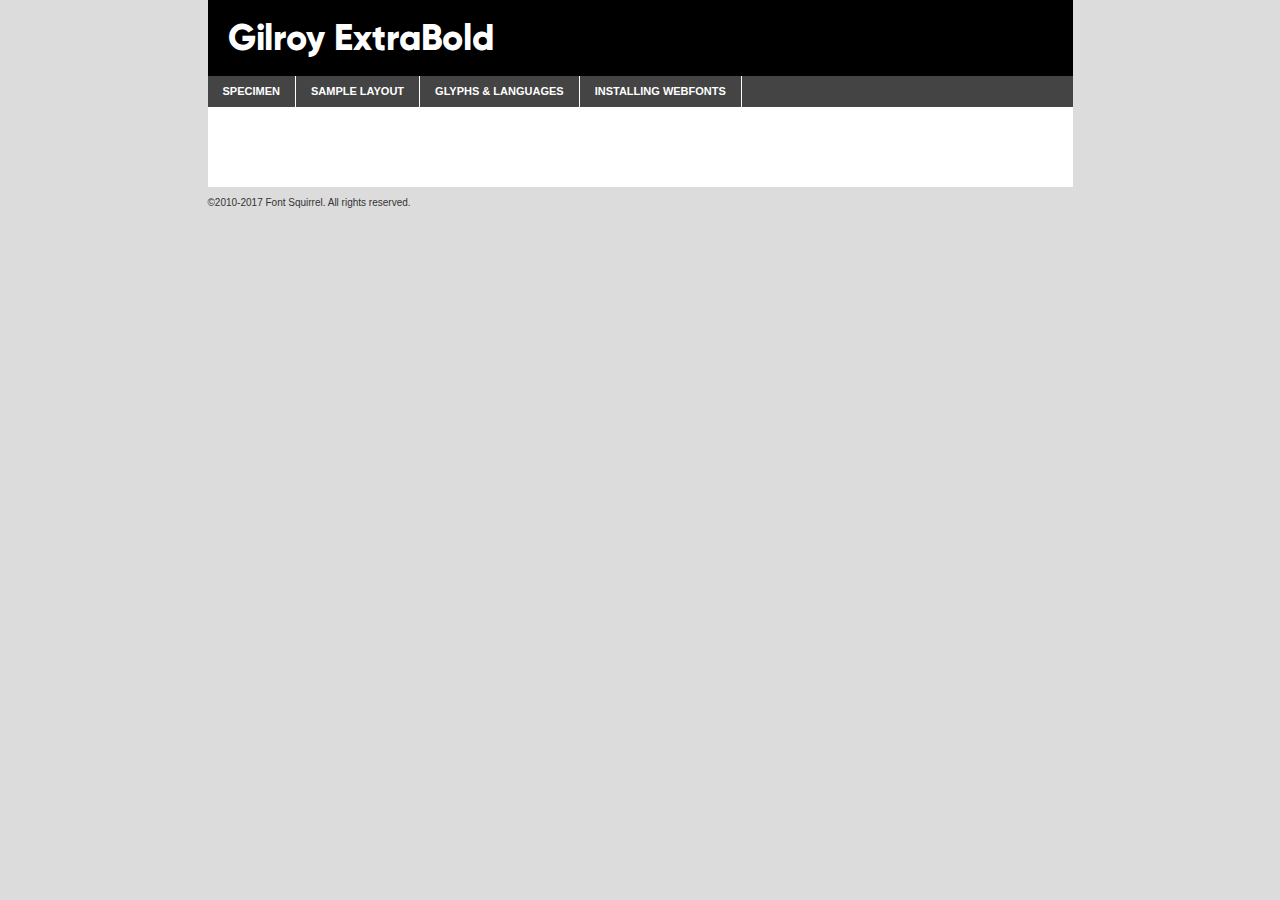
<file: fonts/radomir_tinkov_-_gilroy-extrabold-demo.html>
<!DOCTYPE html PUBLIC "-//W3C//DTD XHTML 1.0 Transitional//EN"
	"http://www.w3.org/TR/xhtml1/DTD/xhtml1-transitional.dtd">

<html xmlns="http://www.w3.org/1999/xhtml" xml:lang="en" lang="en">
<head>
	<meta http-equiv="Content-Type" content="text/html; charset=utf-8" />
	<script src="http://ajax.googleapis.com/ajax/libs/jquery/1.7.2/jquery.min.js" type="text/javascript" charset="utf-8"></script>
	<script type="text/javascript">
	(function($){$.fn.easyTabs=function(option){var param=jQuery.extend({fadeSpeed:"fast",defaultContent:1,activeClass:'active'},option);$(this).each(function(){var thisId="#"+this.id;if(param.defaultContent==''){param.defaultContent=1;}
	if(typeof param.defaultContent=="number")
	{var defaultTab=$(thisId+" .tabs li:eq("+(param.defaultContent-1)+") a").attr('href').substr(1);}else{var defaultTab=param.defaultContent;}
	$(thisId+" .tabs li a").each(function(){var tabToHide=$(this).attr('href').substr(1);$("#"+tabToHide).addClass('easytabs-tab-content');});hideAll();changeContent(defaultTab);function hideAll(){$(thisId+" .easytabs-tab-content").hide();}
	function changeContent(tabId){hideAll();$(thisId+" .tabs li").removeClass(param.activeClass);$(thisId+" .tabs li a[href=#"+tabId+"]").closest('li').addClass(param.activeClass);if(param.fadeSpeed!="none")
	{$(thisId+" #"+tabId).fadeIn(param.fadeSpeed);}else{$(thisId+" #"+tabId).show();}}
	$(thisId+" .tabs li").click(function(){var tabId=$(this).find('a').attr('href').substr(1);changeContent(tabId);return false;});});}})(jQuery);
	</script>
	<link rel="stylesheet" href="specimen_files/specimen_stylesheet.css" type="text/css" charset="utf-8" />
	<link rel="stylesheet" href="stylesheet.css" type="text/css" charset="utf-8" />

	<style type="text/css">
					body{
				font-family: 'gilroyextrabold';
							}
		</style>

	<title>Gilroy ExtraBold Specimen</title>
	
	
	<script type="text/javascript" charset="utf-8">
		$(document).ready(function() {
			$('#container').easyTabs({defaultContent:1});
		});
	</script>
</head>

<body>
<div id="container">
	<div id="header">
		Gilroy ExtraBold	</div>
	<ul class="tabs">
		<li><a href="#specimen">Specimen</a></li>
		<li><a href="#layout">Sample Layout</a></li>
				<li><a href="#glyphs">Glyphs &amp; Languages</a></li>
		<li><a href="#installing">Installing Webfonts</a></li>
		
	</ul>
	
	<div id="main_content">

		
			<div id="specimen">
		
				<div class="section">
					<div class="grid12 firstcol">
						<div class="huge">AaBb</div>
					</div>
				</div>
		
				<div class="section">
					<div class="glyph_range">A&#x200B;B&#x200b;C&#x200b;D&#x200b;E&#x200b;F&#x200b;G&#x200b;H&#x200b;I&#x200b;J&#x200b;K&#x200b;L&#x200b;M&#x200b;N&#x200b;O&#x200b;P&#x200b;Q&#x200b;R&#x200b;S&#x200b;T&#x200b;U&#x200b;V&#x200b;W&#x200b;X&#x200b;Y&#x200b;Z&#x200b;a&#x200b;b&#x200b;c&#x200b;d&#x200b;e&#x200b;f&#x200b;g&#x200b;h&#x200b;i&#x200b;j&#x200b;k&#x200b;l&#x200b;m&#x200b;n&#x200b;o&#x200b;p&#x200b;q&#x200b;r&#x200b;s&#x200b;t&#x200b;u&#x200b;v&#x200b;w&#x200b;x&#x200b;y&#x200b;z&#x200b;1&#x200b;2&#x200b;3&#x200b;4&#x200b;5&#x200b;6&#x200b;7&#x200b;8&#x200b;9&#x200b;0&#x200b;&amp;&#x200b;.&#x200b;,&#x200b;?&#x200b;!&#x200b;&#64;&#x200b;(&#x200b;)&#x200b;#&#x200b;$&#x200b;%&#x200b;*&#x200b;+&#x200b;-&#x200b;=&#x200b;:&#x200b;;</div>
				</div>
				<div class="section">
					<div class="grid12 firstcol">
						<table class="sample_table">
							<tr><td>10</td><td class="size10">abcdefghijklmnopqrstuvwxyzABCDEFGHIJKLMNOPQRSTUVWXYZ0123456789abcdefghijklmnopqrstuvwxyzABCDEFGHIJKLMNOPQRSTUVWXYZ0123456789abcdefghijklmnopqrstuvwxyzABCDEFGHIJKLMNOPQRSTUVWXYZ</td></tr>
							<tr><td>11</td><td class="size11">abcdefghijklmnopqrstuvwxyzABCDEFGHIJKLMNOPQRSTUVWXYZ0123456789abcdefghijklmnopqrstuvwxyzABCDEFGHIJKLMNOPQRSTUVWXYZ0123456789abcdefghijklmnopqrstuvwxyzABCDEFGHIJKLMNOPQRSTUVWXYZ</td></tr>
							<tr><td>12</td><td class="size12">abcdefghijklmnopqrstuvwxyzABCDEFGHIJKLMNOPQRSTUVWXYZ0123456789abcdefghijklmnopqrstuvwxyzABCDEFGHIJKLMNOPQRSTUVWXYZ0123456789abcdefghijklmnopqrstuvwxyzABCDEFGHIJKLMNOPQRSTUVWXYZ</td></tr>
							<tr><td>13</td><td class="size13">abcdefghijklmnopqrstuvwxyzABCDEFGHIJKLMNOPQRSTUVWXYZ0123456789abcdefghijklmnopqrstuvwxyzABCDEFGHIJKLMNOPQRSTUVWXYZ0123456789abcdefghijklmnopqrstuvwxyzABCDEFGHIJKLMNOPQRSTUVWXYZ</td></tr>
							<tr><td>14</td><td class="size14">abcdefghijklmnopqrstuvwxyzABCDEFGHIJKLMNOPQRSTUVWXYZ0123456789abcdefghijklmnopqrstuvwxyzABCDEFGHIJKLMNOPQRSTUVWXYZ0123456789abcdefghijklmnopqrstuvwxyzABCDEFGHIJKLMNOPQRSTUVWXYZ</td></tr>
							<tr><td>16</td><td class="size16">abcdefghijklmnopqrstuvwxyzABCDEFGHIJKLMNOPQRSTUVWXYZ0123456789abcdefghijklmnopqrstuvwxyzABCDEFGHIJKLMNOPQRSTUVWXYZ</td></tr>
							<tr><td>18</td><td class="size18">abcdefghijklmnopqrstuvwxyzABCDEFGHIJKLMNOPQRSTUVWXYZ0123456789abcdefghijklmnopqrstuvwxyzABCDEFGHIJKLMNOPQRSTUVWXYZ</td></tr>
							<tr><td>20</td><td class="size20">abcdefghijklmnopqrstuvwxyzABCDEFGHIJKLMNOPQRSTUVWXYZ0123456789abcdefghijklmnopqrstuvwxyzABCDEFGHIJKLMNOPQRSTUVWXYZ</td></tr>
							<tr><td>24</td><td class="size24">abcdefghijklmnopqrstuvwxyzABCDEFGHIJKLMNOPQRSTUVWXYZ0123456789abcdefghijklmnopqrstuvwxyzABCDEFGHIJKLMNOPQRSTUVWXYZ</td></tr>
							<tr><td>30</td><td class="size30">abcdefghijklmnopqrstuvwxyzABCDEFGHIJKLMNOPQRSTUVWXYZ0123456789abcdefghijklmnopqrstuvwxyzABCDEFGHIJKLMNOPQRSTUVWXYZ</td></tr>
							<tr><td>36</td><td class="size36">abcdefghijklmnopqrstuvwxyzABCDEFGHIJKLMNOPQRSTUVWXYZ0123456789abcdefghijklmnopqrstuvwxyzABCDEFGHIJKLMNOPQRSTUVWXYZ</td></tr>
							<tr><td>48</td><td class="size48">abcdefghijklmnopqrstuvwxyzABCDEFGHIJKLMNOPQRSTUVWXYZ0123456789abcdefghijklmnopqrstuvwxyzABCDEFGHIJKLMNOPQRSTUVWXYZ</td></tr>
							<tr><td>60</td><td class="size60">abcdefghijklmnopqrstuvwxyzABCDEFGHIJKLMNOPQRSTUVWXYZ0123456789abcdefghijklmnopqrstuvwxyzABCDEFGHIJKLMNOPQRSTUVWXYZ</td></tr>
							<tr><td>72</td><td class="size72">abcdefghijklmnopqrstuvwxyzABCDEFGHIJKLMNOPQRSTUVWXYZ0123456789abcdefghijklmnopqrstuvwxyzABCDEFGHIJKLMNOPQRSTUVWXYZ</td></tr>
							<tr><td>90</td><td class="size90">abcdefghijklmnopqrstuvwxyzABCDEFGHIJKLMNOPQRSTUVWXYZ0123456789abcdefghijklmnopqrstuvwxyzABCDEFGHIJKLMNOPQRSTUVWXYZ</td></tr>
						</table>
				
					</div>
			
				</div>
		
		
		
								<div class="section" id="bodycomparison">


										<div id="xheight">
				<div class="fontbody">&#x25FC;&#x25FC;&#x25FC;&#x25FC;&#x25FC;&#x25FC;&#x25FC;&#x25FC;&#x25FC;&#x25FC;&#x25FC;&#x25FC;&#x25FC;&#x25FC;&#x25FC;&#x25FC;&#x25FC;&#x25FC;&#x25FC;&#x25FC;&#x25FC;&#x25FC;&#x25FC;&#x25FC;&#x25FC;&#x25FC;&#x25FC;&#x25FC;&#x25FC;&#x25FC;&#x25FC;&#x25FC;&#x25FC;&#x25FC;&#x25FC;&#x25FC;&#x25FC;&#x25FC;&#x25FC;&#x25FC;&#x25FC;&#x25FC;&#x25FC;&#x25FC;&#x25FC;&#x25FC;&#x25FC;&#x25FC;&#x25FC;&#x25FC;&#x25FC;&#x25FC;&#x25FC;&#x25FC;&#x25FC;&#x25FC;&#x25FC;&#x25FC;&#x25FC;&#x25FC;&#x25FC;&#x25FC;&#x25FC;&#x25FC;&#x25FC;&#x25FC;&#x25FC;&#x25FC;&#x25FC;&#x25FC;&#x25FC;&#x25FC;&#x25FC;&#x25FC;&#x25FC;&#x25FC;&#x25FC;&#x25FC;&#x25FC;&#x25FC;&#x25FC;&#x25FC;&#x25FC;&#x25FC;&#x25FC;&#x25FC;&#x25FC;&#x25FC;&#x25FC;&#x25FC;&#x25FC;&#x25FC;&#x25FC;&#x25FC;&#x25FC;&#x25FC;&#x25FC;&#x25FC;&#x25FC;body</div><div class="arialbody">body</div><div class="verdanabody">body</div><div class="georgiabody">body</div></div>
										<div class="fontbody" style="z-index:1">
											body<span>Gilroy ExtraBold</span>
										</div>
										<div class="arialbody" style="z-index:1">
											body<span>Arial</span>
										</div>
										<div class="verdanabody" style="z-index:1">
											body<span>Verdana</span>
										</div>
										<div class="georgiabody" style="z-index:1">
											body<span>Georgia</span>
										</div>



								</div>
		
		
				<div class="section psample psample_row1" id="">
					
					<div class="grid2 firstcol">
						<p class="size10"><span>10.</span>Aenean lacinia bibendum nulla sed consectetur. Fusce dapibus, tellus ac cursus commodo, tortor mauris condimentum nibh, ut fermentum massa justo sit amet risus. Nullam id dolor id nibh ultricies vehicula ut id elit. Cum sociis natoque penatibus et magnis dis parturient montes, nascetur ridiculus mus. Nulla vitae elit libero, a pharetra augue.</p>
			
					</div>
					<div class="grid3">
						<p class="size11"><span>11.</span>Aenean lacinia bibendum nulla sed consectetur. Fusce dapibus, tellus ac cursus commodo, tortor mauris condimentum nibh, ut fermentum massa justo sit amet risus. Nullam id dolor id nibh ultricies vehicula ut id elit. Cum sociis natoque penatibus et magnis dis parturient montes, nascetur ridiculus mus. Nulla vitae elit libero, a pharetra augue.</p>
			
					</div>
					<div class="grid3">
						<p class="size12"><span>12.</span>Aenean lacinia bibendum nulla sed consectetur. Fusce dapibus, tellus ac cursus commodo, tortor mauris condimentum nibh, ut fermentum massa justo sit amet risus. Nullam id dolor id nibh ultricies vehicula ut id elit. Cum sociis natoque penatibus et magnis dis parturient montes, nascetur ridiculus mus. Nulla vitae elit libero, a pharetra augue.</p>
			
					</div>
					<div class="grid4">
						<p class="size13"><span>13.</span>Aenean lacinia bibendum nulla sed consectetur. Fusce dapibus, tellus ac cursus commodo, tortor mauris condimentum nibh, ut fermentum massa justo sit amet risus. Nullam id dolor id nibh ultricies vehicula ut id elit. Cum sociis natoque penatibus et magnis dis parturient montes, nascetur ridiculus mus. Nulla vitae elit libero, a pharetra augue.</p>
			
					</div>
					<div class="white_blend"></div>
					
				</div>
				<div class="section psample psample_row2" id="">
					<div class="grid3 firstcol">
						<p class="size14"><span>14.</span>Aenean lacinia bibendum nulla sed consectetur. Fusce dapibus, tellus ac cursus commodo, tortor mauris condimentum nibh, ut fermentum massa justo sit amet risus. Nullam id dolor id nibh ultricies vehicula ut id elit. Cum sociis natoque penatibus et magnis dis parturient montes, nascetur ridiculus mus. Nulla vitae elit libero, a pharetra augue.</p>
			
					</div>
					<div class="grid4">
						<p class="size16"><span>16.</span>Aenean lacinia bibendum nulla sed consectetur. Fusce dapibus, tellus ac cursus commodo, tortor mauris condimentum nibh, ut fermentum massa justo sit amet risus. Nullam id dolor id nibh ultricies vehicula ut id elit. Cum sociis natoque penatibus et magnis dis parturient montes, nascetur ridiculus mus. Nulla vitae elit libero, a pharetra augue.</p>
			
					</div>
					<div class="grid5">
						<p class="size18"><span>18.</span>Aenean lacinia bibendum nulla sed consectetur. Fusce dapibus, tellus ac cursus commodo, tortor mauris condimentum nibh, ut fermentum massa justo sit amet risus. Nullam id dolor id nibh ultricies vehicula ut id elit. Cum sociis natoque penatibus et magnis dis parturient montes, nascetur ridiculus mus. Nulla vitae elit libero, a pharetra augue.</p>
			
					</div>

					<div class="white_blend"></div>

				</div>
				
				<div class="section psample psample_row3" id="">
					<div class="grid5 firstcol">
						<p class="size20"><span>20.</span>Aenean lacinia bibendum nulla sed consectetur. Fusce dapibus, tellus ac cursus commodo, tortor mauris condimentum nibh, ut fermentum massa justo sit amet risus. Nullam id dolor id nibh ultricies vehicula ut id elit. Cum sociis natoque penatibus et magnis dis parturient montes, nascetur ridiculus mus. Nulla vitae elit libero, a pharetra augue.</p>
					</div>
					<div class="grid7">
						<p class="size24"><span>24.</span>Aenean lacinia bibendum nulla sed consectetur. Fusce dapibus, tellus ac cursus commodo, tortor mauris condimentum nibh, ut fermentum massa justo sit amet risus. Nullam id dolor id nibh ultricies vehicula ut id elit. Cum sociis natoque penatibus et magnis dis parturient montes, nascetur ridiculus mus. Nulla vitae elit libero, a pharetra augue.</p>
					</div>
					
					<div class="white_blend"></div>
					
				</div>
				
				<div class="section psample psample_row4" id="">
					<div class="grid12 firstcol">
						<p class="size30"><span>30.</span>Aenean lacinia bibendum nulla sed consectetur. Fusce dapibus, tellus ac cursus commodo, tortor mauris condimentum nibh, ut fermentum massa justo sit amet risus. Nullam id dolor id nibh ultricies vehicula ut id elit. Cum sociis natoque penatibus et magnis dis parturient montes, nascetur ridiculus mus. Nulla vitae elit libero, a pharetra augue.</p>
					</div>
					<div class="white_blend"></div>
					
				</div>
				
				
				
				<div class="section psample psample_row1 fullreverse">
					<div class="grid2 firstcol">
						<p class="size10"><span>10.</span>Aenean lacinia bibendum nulla sed consectetur. Fusce dapibus, tellus ac cursus commodo, tortor mauris condimentum nibh, ut fermentum massa justo sit amet risus. Nullam id dolor id nibh ultricies vehicula ut id elit. Cum sociis natoque penatibus et magnis dis parturient montes, nascetur ridiculus mus. Nulla vitae elit libero, a pharetra augue.</p>
			
					</div>
					<div class="grid3">
						<p class="size11"><span>11.</span>Aenean lacinia bibendum nulla sed consectetur. Fusce dapibus, tellus ac cursus commodo, tortor mauris condimentum nibh, ut fermentum massa justo sit amet risus. Nullam id dolor id nibh ultricies vehicula ut id elit. Cum sociis natoque penatibus et magnis dis parturient montes, nascetur ridiculus mus. Nulla vitae elit libero, a pharetra augue.</p>
			
					</div>
					<div class="grid3">
						<p class="size12"><span>12.</span>Aenean lacinia bibendum nulla sed consectetur. Fusce dapibus, tellus ac cursus commodo, tortor mauris condimentum nibh, ut fermentum massa justo sit amet risus. Nullam id dolor id nibh ultricies vehicula ut id elit. Cum sociis natoque penatibus et magnis dis parturient montes, nascetur ridiculus mus. Nulla vitae elit libero, a pharetra augue.</p>
			
					</div>
					<div class="grid4">
						<p class="size13"><span>13.</span>Aenean lacinia bibendum nulla sed consectetur. Fusce dapibus, tellus ac cursus commodo, tortor mauris condimentum nibh, ut fermentum massa justo sit amet risus. Nullam id dolor id nibh ultricies vehicula ut id elit. Cum sociis natoque penatibus et magnis dis parturient montes, nascetur ridiculus mus. Nulla vitae elit libero, a pharetra augue.</p>
			
					</div>
					<div class="black_blend"></div>
					
				</div>
				
				<div class="section psample psample_row2 fullreverse">
					<div class="grid3 firstcol">
						<p class="size14"><span>14.</span>Aenean lacinia bibendum nulla sed consectetur. Fusce dapibus, tellus ac cursus commodo, tortor mauris condimentum nibh, ut fermentum massa justo sit amet risus. Nullam id dolor id nibh ultricies vehicula ut id elit. Cum sociis natoque penatibus et magnis dis parturient montes, nascetur ridiculus mus. Nulla vitae elit libero, a pharetra augue.</p>
			
					</div>
					<div class="grid4">
						<p class="size16"><span>16.</span>Aenean lacinia bibendum nulla sed consectetur. Fusce dapibus, tellus ac cursus commodo, tortor mauris condimentum nibh, ut fermentum massa justo sit amet risus. Nullam id dolor id nibh ultricies vehicula ut id elit. Cum sociis natoque penatibus et magnis dis parturient montes, nascetur ridiculus mus. Nulla vitae elit libero, a pharetra augue.</p>
			
					</div>
					<div class="grid5">
						<p class="size18"><span>18.</span>Aenean lacinia bibendum nulla sed consectetur. Fusce dapibus, tellus ac cursus commodo, tortor mauris condimentum nibh, ut fermentum massa justo sit amet risus. Nullam id dolor id nibh ultricies vehicula ut id elit. Cum sociis natoque penatibus et magnis dis parturient montes, nascetur ridiculus mus. Nulla vitae elit libero, a pharetra augue.</p>
			
					</div>
					<div class="black_blend"></div>

				</div>
				
				<div class="section psample fullreverse psample_row3" id="">
					<div class="grid5 firstcol">
						<p class="size20"><span>20.</span>Aenean lacinia bibendum nulla sed consectetur. Fusce dapibus, tellus ac cursus commodo, tortor mauris condimentum nibh, ut fermentum massa justo sit amet risus. Nullam id dolor id nibh ultricies vehicula ut id elit. Cum sociis natoque penatibus et magnis dis parturient montes, nascetur ridiculus mus. Nulla vitae elit libero, a pharetra augue.</p>
					</div>
					<div class="grid7">
						<p class="size24"><span>24.</span>Aenean lacinia bibendum nulla sed consectetur. Fusce dapibus, tellus ac cursus commodo, tortor mauris condimentum nibh, ut fermentum massa justo sit amet risus. Nullam id dolor id nibh ultricies vehicula ut id elit. Cum sociis natoque penatibus et magnis dis parturient montes, nascetur ridiculus mus. Nulla vitae elit libero, a pharetra augue.</p>
					</div>
					
					<div class="black_blend"></div>
					
				</div>
				
				<div class="section psample fullreverse psample_row4" id="" style="border-bottom: 20px #000 solid;">
					<div class="grid12 firstcol">
						<p class="size30"><span>30.</span>Aenean lacinia bibendum nulla sed consectetur. Fusce dapibus, tellus ac cursus commodo, tortor mauris condimentum nibh, ut fermentum massa justo sit amet risus. Nullam id dolor id nibh ultricies vehicula ut id elit. Cum sociis natoque penatibus et magnis dis parturient montes, nascetur ridiculus mus. Nulla vitae elit libero, a pharetra augue.</p>
					</div>
					<div class="black_blend"></div>
					
				</div>
				
				
				
				
			</div>
			
			<div id="layout">
				
				<div class="section">
					
					<div class="grid12 firstcol">
						<h1>Lorem Ipsum Dolor</h1>
						<h2>Etiam porta sem malesuada magna mollis euismod</h2>
						
						<p class="byline">By <a href="#link">Aenean Lacinia</a></p>
					</div>
				</div>
				<div class="section">
					<div class="grid8 firstcol">
						<p class="large">Donec sed odio dui. Morbi leo risus, porta ac consectetur ac, vestibulum at eros. Fusce dapibus, tellus ac cursus commodo, tortor mauris condimentum nibh, ut fermentum massa justo sit amet risus. </p>

						
						<h3>Pellentesque ornare sem</h3>

						<p>Maecenas sed diam eget risus varius blandit sit amet non magna. Maecenas faucibus mollis interdum. Donec ullamcorper nulla non metus auctor fringilla. Nullam id dolor id nibh ultricies vehicula ut id elit. Nullam id dolor id nibh ultricies vehicula ut id elit. </p>

						<p>Aenean eu leo quam. Pellentesque ornare sem lacinia quam venenatis vestibulum. Lorem ipsum dolor sit amet, consectetur adipiscing elit. Cum sociis natoque penatibus et magnis dis parturient montes, nascetur ridiculus mus. </p>

						<p>Nulla vitae elit libero, a pharetra augue. Praesent commodo cursus magna, vel scelerisque nisl consectetur et. Aenean lacinia bibendum nulla sed consectetur. </p>

						<p>Nullam quis risus eget urna mollis ornare vel eu leo. Nullam quis risus eget urna mollis ornare vel eu leo. Maecenas sed diam eget risus varius blandit sit amet non magna. Donec ullamcorper nulla non metus auctor fringilla. </p>

						<h3>Cras mattis consectetur</h3>

						<p>Aenean eu leo quam. Pellentesque ornare sem lacinia quam venenatis vestibulum. Aenean lacinia bibendum nulla sed consectetur. Integer posuere erat a ante venenatis dapibus posuere velit aliquet. Cras mattis consectetur purus sit amet fermentum. </p>

						<p>Nullam id dolor id nibh ultricies vehicula ut id elit. Nullam quis risus eget urna mollis ornare vel eu leo. Cras mattis consectetur purus sit amet fermentum.</p>
					</div>
					
					<div class="grid4 sidebar">
						
						<div class="box reverse">
							<p class="last">Nullam quis risus eget urna mollis ornare vel eu leo. Donec ullamcorper nulla non metus auctor fringilla. Cras mattis consectetur purus sit amet fermentum. Sed posuere consectetur est at lobortis. Lorem ipsum dolor sit amet, consectetur adipiscing elit. </p>
						</div>
						
						<p class="caption">Maecenas sed diam eget risus varius.</p>

						<p>Vestibulum id ligula porta felis euismod semper. Integer posuere erat a ante venenatis dapibus posuere velit aliquet. Vestibulum id ligula porta felis euismod semper. Sed posuere consectetur est at lobortis. Maecenas sed diam eget risus varius blandit sit amet non magna. Fusce dapibus, tellus ac cursus commodo, tortor mauris condimentum nibh, ut fermentum massa justo sit amet risus. </p>

					

						<p>Duis mollis, est non commodo luctus, nisi erat porttitor ligula, eget lacinia odio sem nec elit. Aenean lacinia bibendum nulla sed consectetur. Vivamus sagittis lacus vel augue laoreet rutrum faucibus dolor auctor. Aenean lacinia bibendum nulla sed consectetur. Nullam quis risus eget urna mollis ornare vel eu leo. </p>

						<p>Praesent commodo cursus magna, vel scelerisque nisl consectetur et. Donec ullamcorper nulla non metus auctor fringilla. Maecenas faucibus mollis interdum. Fusce dapibus, tellus ac cursus commodo, tortor mauris condimentum nibh, ut fermentum massa justo sit amet risus. </p>

					</div>
				</div>
				
			</div>


			



		<div id="glyphs">
			<div class="section">
				<div class="grid12 firstcol">
			
				<h1>Language Support</h1>
				<p>The subset of Gilroy ExtraBold in this kit supports the following languages:<br />
			
					Albanian, Basque, Bosnian, Breton, Chamorro, Chichewa_nyanja, Croatian, Cyrillic, Czech, Danish, Dutch, English, Estonian, Faroese, Finnish, French, Frisian, Galician, German, Hungarian, Icelandic, Italian, Latvian, Lithuanian, Malagasy, Maltese, Norwegian, Polish, Portuguese, Romanian, Slovak, Slovenian, Spanish, Swedish, Turkish, Welsh, Alsatian, Aragonese, Arapaho, Aromanian, Arrernte, Asturian, Aymara, Bislama, Cebuano, Cheyenne, Cimbrian, Corsican, Fijian, French_creole, Friulian, Genoese, Gilbertese, Greenlandic, Haitian_creole, Hawaiian, Hiligaynon, Hmong, Hopi, Ibanag, Iloko_ilokano, Indonesian, Interglossa_glosa, Interlingua, Irish_gaelic, Istro-romanian, Jerriais, Kashubian, Kurdish_kurmanji, Ladin, Lojban, Lombard, Low_saxon, Luxembourgeois, Manx, Maori, Megleno-romanian, Mohawk, Nahuatl, Norfolk_pitcairnese, Northern_sotho, Occitan, Oromo, Pangasinan, Papiamento, Piedmontese, Potawatomi, Rhaeto-romance, Romansh, Rotokas, Sami_inari, Sami_lule, Samoan, Sardinian, Scots_gaelic, Seychelles_creole, Shona, Sicilian, Somali, Southern_ndebele, Southern_sotho, Swahili, Swati_swazi, Tagalog_filipino_pilipino, Tahitian, Tausug, Tetum, Tok_pisin, Tongan, Tswana, Turkmen, Turkmen_latinized, Tuvaluan, Uyghur_latinized, Veps, Volapuk, Votic_latinized, Walloon, Warlpiri, Xhosa, Yapese, Zulu, Latinbasic, Ubasic, Demo, Russian, Belarusian, Ukrainian, Rusyn, Karachay_cyrillic, Serbian_cyrillic				</p>
				<h1>Glyph Chart</h1>
				<p>The subset of Gilroy ExtraBold in this kit includes all the glyphs listed below. Unicode entities are included above each glyph to help you insert individual characters into your layout.</p>
				<div id="glyph_chart">
			
																				 <div><p>&amp;#32;</p>&#32;</div>
																				 <div><p>&amp;#33;</p>&#33;</div>
																				 <div><p>&amp;#34;</p>&#34;</div>
																				 <div><p>&amp;#35;</p>&#35;</div>
																				 <div><p>&amp;#36;</p>&#36;</div>
																				 <div><p>&amp;#37;</p>&#37;</div>
																				 <div><p>&amp;#38;</p>&#38;</div>
																				 <div><p>&amp;#39;</p>&#39;</div>
																				 <div><p>&amp;#40;</p>&#40;</div>
																				 <div><p>&amp;#41;</p>&#41;</div>
																				 <div><p>&amp;#42;</p>&#42;</div>
																				 <div><p>&amp;#43;</p>&#43;</div>
																				 <div><p>&amp;#44;</p>&#44;</div>
																				 <div><p>&amp;#45;</p>&#45;</div>
																				 <div><p>&amp;#46;</p>&#46;</div>
																				 <div><p>&amp;#47;</p>&#47;</div>
																				 <div><p>&amp;#48;</p>&#48;</div>
																				 <div><p>&amp;#49;</p>&#49;</div>
																				 <div><p>&amp;#50;</p>&#50;</div>
																				 <div><p>&amp;#51;</p>&#51;</div>
																				 <div><p>&amp;#52;</p>&#52;</div>
																				 <div><p>&amp;#53;</p>&#53;</div>
																				 <div><p>&amp;#54;</p>&#54;</div>
																				 <div><p>&amp;#55;</p>&#55;</div>
																				 <div><p>&amp;#56;</p>&#56;</div>
																				 <div><p>&amp;#57;</p>&#57;</div>
																				 <div><p>&amp;#58;</p>&#58;</div>
																				 <div><p>&amp;#59;</p>&#59;</div>
																				 <div><p>&amp;#60;</p>&#60;</div>
																				 <div><p>&amp;#61;</p>&#61;</div>
																				 <div><p>&amp;#62;</p>&#62;</div>
																				 <div><p>&amp;#63;</p>&#63;</div>
																				 <div><p>&amp;#64;</p>&#64;</div>
																				 <div><p>&amp;#65;</p>&#65;</div>
																				 <div><p>&amp;#66;</p>&#66;</div>
																				 <div><p>&amp;#67;</p>&#67;</div>
																				 <div><p>&amp;#68;</p>&#68;</div>
																				 <div><p>&amp;#69;</p>&#69;</div>
																				 <div><p>&amp;#70;</p>&#70;</div>
																				 <div><p>&amp;#71;</p>&#71;</div>
																				 <div><p>&amp;#72;</p>&#72;</div>
																				 <div><p>&amp;#73;</p>&#73;</div>
																				 <div><p>&amp;#74;</p>&#74;</div>
																				 <div><p>&amp;#75;</p>&#75;</div>
																				 <div><p>&amp;#76;</p>&#76;</div>
																				 <div><p>&amp;#77;</p>&#77;</div>
																				 <div><p>&amp;#78;</p>&#78;</div>
																				 <div><p>&amp;#79;</p>&#79;</div>
																				 <div><p>&amp;#80;</p>&#80;</div>
																				 <div><p>&amp;#81;</p>&#81;</div>
																				 <div><p>&amp;#82;</p>&#82;</div>
																				 <div><p>&amp;#83;</p>&#83;</div>
																				 <div><p>&amp;#84;</p>&#84;</div>
																				 <div><p>&amp;#85;</p>&#85;</div>
																				 <div><p>&amp;#86;</p>&#86;</div>
																				 <div><p>&amp;#87;</p>&#87;</div>
																				 <div><p>&amp;#88;</p>&#88;</div>
																				 <div><p>&amp;#89;</p>&#89;</div>
																				 <div><p>&amp;#90;</p>&#90;</div>
																				 <div><p>&amp;#91;</p>&#91;</div>
																				 <div><p>&amp;#92;</p>&#92;</div>
																				 <div><p>&amp;#93;</p>&#93;</div>
																				 <div><p>&amp;#94;</p>&#94;</div>
																				 <div><p>&amp;#95;</p>&#95;</div>
																				 <div><p>&amp;#96;</p>&#96;</div>
																				 <div><p>&amp;#97;</p>&#97;</div>
																				 <div><p>&amp;#98;</p>&#98;</div>
																				 <div><p>&amp;#99;</p>&#99;</div>
																				 <div><p>&amp;#100;</p>&#100;</div>
																				 <div><p>&amp;#101;</p>&#101;</div>
																				 <div><p>&amp;#102;</p>&#102;</div>
																				 <div><p>&amp;#103;</p>&#103;</div>
																				 <div><p>&amp;#104;</p>&#104;</div>
																				 <div><p>&amp;#105;</p>&#105;</div>
																				 <div><p>&amp;#106;</p>&#106;</div>
																				 <div><p>&amp;#107;</p>&#107;</div>
																				 <div><p>&amp;#108;</p>&#108;</div>
																				 <div><p>&amp;#109;</p>&#109;</div>
																				 <div><p>&amp;#110;</p>&#110;</div>
																				 <div><p>&amp;#111;</p>&#111;</div>
																				 <div><p>&amp;#112;</p>&#112;</div>
																				 <div><p>&amp;#113;</p>&#113;</div>
																				 <div><p>&amp;#114;</p>&#114;</div>
																				 <div><p>&amp;#115;</p>&#115;</div>
																				 <div><p>&amp;#116;</p>&#116;</div>
																				 <div><p>&amp;#117;</p>&#117;</div>
																				 <div><p>&amp;#118;</p>&#118;</div>
																				 <div><p>&amp;#119;</p>&#119;</div>
																				 <div><p>&amp;#120;</p>&#120;</div>
																				 <div><p>&amp;#121;</p>&#121;</div>
																				 <div><p>&amp;#122;</p>&#122;</div>
																				 <div><p>&amp;#123;</p>&#123;</div>
																				 <div><p>&amp;#124;</p>&#124;</div>
																				 <div><p>&amp;#125;</p>&#125;</div>
																				 <div><p>&amp;#126;</p>&#126;</div>
																				 <div><p>&amp;#161;</p>&#161;</div>
																				 <div><p>&amp;#162;</p>&#162;</div>
																				 <div><p>&amp;#163;</p>&#163;</div>
																				 <div><p>&amp;#164;</p>&#164;</div>
																				 <div><p>&amp;#165;</p>&#165;</div>
																				 <div><p>&amp;#166;</p>&#166;</div>
																				 <div><p>&amp;#167;</p>&#167;</div>
																				 <div><p>&amp;#168;</p>&#168;</div>
																				 <div><p>&amp;#169;</p>&#169;</div>
																				 <div><p>&amp;#171;</p>&#171;</div>
																				 <div><p>&amp;#172;</p>&#172;</div>
																				 <div><p>&amp;#174;</p>&#174;</div>
																				 <div><p>&amp;#175;</p>&#175;</div>
																				 <div><p>&amp;#176;</p>&#176;</div>
																				 <div><p>&amp;#177;</p>&#177;</div>
																				 <div><p>&amp;#180;</p>&#180;</div>
																				 <div><p>&amp;#181;</p>&#181;</div>
																				 <div><p>&amp;#182;</p>&#182;</div>
																				 <div><p>&amp;#183;</p>&#183;</div>
																				 <div><p>&amp;#184;</p>&#184;</div>
																				 <div><p>&amp;#187;</p>&#187;</div>
																				 <div><p>&amp;#188;</p>&#188;</div>
																				 <div><p>&amp;#189;</p>&#189;</div>
																				 <div><p>&amp;#190;</p>&#190;</div>
																				 <div><p>&amp;#191;</p>&#191;</div>
																				 <div><p>&amp;#192;</p>&#192;</div>
																				 <div><p>&amp;#193;</p>&#193;</div>
																				 <div><p>&amp;#194;</p>&#194;</div>
																				 <div><p>&amp;#195;</p>&#195;</div>
																				 <div><p>&amp;#196;</p>&#196;</div>
																				 <div><p>&amp;#197;</p>&#197;</div>
																				 <div><p>&amp;#198;</p>&#198;</div>
																				 <div><p>&amp;#199;</p>&#199;</div>
																				 <div><p>&amp;#200;</p>&#200;</div>
																				 <div><p>&amp;#201;</p>&#201;</div>
																				 <div><p>&amp;#202;</p>&#202;</div>
																				 <div><p>&amp;#203;</p>&#203;</div>
																				 <div><p>&amp;#204;</p>&#204;</div>
																				 <div><p>&amp;#205;</p>&#205;</div>
																				 <div><p>&amp;#206;</p>&#206;</div>
																				 <div><p>&amp;#207;</p>&#207;</div>
																				 <div><p>&amp;#208;</p>&#208;</div>
																				 <div><p>&amp;#209;</p>&#209;</div>
																				 <div><p>&amp;#210;</p>&#210;</div>
																				 <div><p>&amp;#211;</p>&#211;</div>
																				 <div><p>&amp;#212;</p>&#212;</div>
																				 <div><p>&amp;#213;</p>&#213;</div>
																				 <div><p>&amp;#214;</p>&#214;</div>
																				 <div><p>&amp;#215;</p>&#215;</div>
																				 <div><p>&amp;#216;</p>&#216;</div>
																				 <div><p>&amp;#217;</p>&#217;</div>
																				 <div><p>&amp;#218;</p>&#218;</div>
																				 <div><p>&amp;#219;</p>&#219;</div>
																				 <div><p>&amp;#220;</p>&#220;</div>
																				 <div><p>&amp;#221;</p>&#221;</div>
																				 <div><p>&amp;#222;</p>&#222;</div>
																				 <div><p>&amp;#223;</p>&#223;</div>
																				 <div><p>&amp;#224;</p>&#224;</div>
																				 <div><p>&amp;#225;</p>&#225;</div>
																				 <div><p>&amp;#226;</p>&#226;</div>
																				 <div><p>&amp;#227;</p>&#227;</div>
																				 <div><p>&amp;#228;</p>&#228;</div>
																				 <div><p>&amp;#229;</p>&#229;</div>
																				 <div><p>&amp;#230;</p>&#230;</div>
																				 <div><p>&amp;#231;</p>&#231;</div>
																				 <div><p>&amp;#232;</p>&#232;</div>
																				 <div><p>&amp;#233;</p>&#233;</div>
																				 <div><p>&amp;#234;</p>&#234;</div>
																				 <div><p>&amp;#235;</p>&#235;</div>
																				 <div><p>&amp;#236;</p>&#236;</div>
																				 <div><p>&amp;#237;</p>&#237;</div>
																				 <div><p>&amp;#238;</p>&#238;</div>
																				 <div><p>&amp;#239;</p>&#239;</div>
																				 <div><p>&amp;#240;</p>&#240;</div>
																				 <div><p>&amp;#241;</p>&#241;</div>
																				 <div><p>&amp;#242;</p>&#242;</div>
																				 <div><p>&amp;#243;</p>&#243;</div>
																				 <div><p>&amp;#244;</p>&#244;</div>
																				 <div><p>&amp;#245;</p>&#245;</div>
																				 <div><p>&amp;#246;</p>&#246;</div>
																				 <div><p>&amp;#247;</p>&#247;</div>
																				 <div><p>&amp;#248;</p>&#248;</div>
																				 <div><p>&amp;#249;</p>&#249;</div>
																				 <div><p>&amp;#250;</p>&#250;</div>
																				 <div><p>&amp;#251;</p>&#251;</div>
																				 <div><p>&amp;#252;</p>&#252;</div>
																				 <div><p>&amp;#253;</p>&#253;</div>
																				 <div><p>&amp;#254;</p>&#254;</div>
																				 <div><p>&amp;#255;</p>&#255;</div>
																				 <div><p>&amp;#256;</p>&#256;</div>
																				 <div><p>&amp;#257;</p>&#257;</div>
																				 <div><p>&amp;#258;</p>&#258;</div>
																				 <div><p>&amp;#259;</p>&#259;</div>
																				 <div><p>&amp;#260;</p>&#260;</div>
																				 <div><p>&amp;#261;</p>&#261;</div>
																				 <div><p>&amp;#262;</p>&#262;</div>
																				 <div><p>&amp;#263;</p>&#263;</div>
																				 <div><p>&amp;#266;</p>&#266;</div>
																				 <div><p>&amp;#267;</p>&#267;</div>
																				 <div><p>&amp;#268;</p>&#268;</div>
																				 <div><p>&amp;#269;</p>&#269;</div>
																				 <div><p>&amp;#270;</p>&#270;</div>
																				 <div><p>&amp;#271;</p>&#271;</div>
																				 <div><p>&amp;#272;</p>&#272;</div>
																				 <div><p>&amp;#273;</p>&#273;</div>
																				 <div><p>&amp;#274;</p>&#274;</div>
																				 <div><p>&amp;#275;</p>&#275;</div>
																				 <div><p>&amp;#278;</p>&#278;</div>
																				 <div><p>&amp;#279;</p>&#279;</div>
																				 <div><p>&amp;#280;</p>&#280;</div>
																				 <div><p>&amp;#281;</p>&#281;</div>
																				 <div><p>&amp;#282;</p>&#282;</div>
																				 <div><p>&amp;#283;</p>&#283;</div>
																				 <div><p>&amp;#286;</p>&#286;</div>
																				 <div><p>&amp;#287;</p>&#287;</div>
																				 <div><p>&amp;#288;</p>&#288;</div>
																				 <div><p>&amp;#289;</p>&#289;</div>
																				 <div><p>&amp;#290;</p>&#290;</div>
																				 <div><p>&amp;#291;</p>&#291;</div>
																				 <div><p>&amp;#294;</p>&#294;</div>
																				 <div><p>&amp;#295;</p>&#295;</div>
																				 <div><p>&amp;#298;</p>&#298;</div>
																				 <div><p>&amp;#299;</p>&#299;</div>
																				 <div><p>&amp;#302;</p>&#302;</div>
																				 <div><p>&amp;#303;</p>&#303;</div>
																				 <div><p>&amp;#304;</p>&#304;</div>
																				 <div><p>&amp;#305;</p>&#305;</div>
																				 <div><p>&amp;#310;</p>&#310;</div>
																				 <div><p>&amp;#311;</p>&#311;</div>
																				 <div><p>&amp;#313;</p>&#313;</div>
																				 <div><p>&amp;#314;</p>&#314;</div>
																				 <div><p>&amp;#315;</p>&#315;</div>
																				 <div><p>&amp;#316;</p>&#316;</div>
																				 <div><p>&amp;#317;</p>&#317;</div>
																				 <div><p>&amp;#318;</p>&#318;</div>
																				 <div><p>&amp;#321;</p>&#321;</div>
																				 <div><p>&amp;#322;</p>&#322;</div>
																				 <div><p>&amp;#323;</p>&#323;</div>
																				 <div><p>&amp;#324;</p>&#324;</div>
																				 <div><p>&amp;#325;</p>&#325;</div>
																				 <div><p>&amp;#326;</p>&#326;</div>
																				 <div><p>&amp;#327;</p>&#327;</div>
																				 <div><p>&amp;#328;</p>&#328;</div>
																				 <div><p>&amp;#330;</p>&#330;</div>
																				 <div><p>&amp;#331;</p>&#331;</div>
																				 <div><p>&amp;#332;</p>&#332;</div>
																				 <div><p>&amp;#333;</p>&#333;</div>
																				 <div><p>&amp;#336;</p>&#336;</div>
																				 <div><p>&amp;#337;</p>&#337;</div>
																				 <div><p>&amp;#338;</p>&#338;</div>
																				 <div><p>&amp;#339;</p>&#339;</div>
																				 <div><p>&amp;#340;</p>&#340;</div>
																				 <div><p>&amp;#341;</p>&#341;</div>
																				 <div><p>&amp;#342;</p>&#342;</div>
																				 <div><p>&amp;#343;</p>&#343;</div>
																				 <div><p>&amp;#344;</p>&#344;</div>
																				 <div><p>&amp;#345;</p>&#345;</div>
																				 <div><p>&amp;#346;</p>&#346;</div>
																				 <div><p>&amp;#347;</p>&#347;</div>
																				 <div><p>&amp;#350;</p>&#350;</div>
																				 <div><p>&amp;#351;</p>&#351;</div>
																				 <div><p>&amp;#352;</p>&#352;</div>
																				 <div><p>&amp;#353;</p>&#353;</div>
																				 <div><p>&amp;#354;</p>&#354;</div>
																				 <div><p>&amp;#355;</p>&#355;</div>
																				 <div><p>&amp;#356;</p>&#356;</div>
																				 <div><p>&amp;#357;</p>&#357;</div>
																				 <div><p>&amp;#358;</p>&#358;</div>
																				 <div><p>&amp;#359;</p>&#359;</div>
																				 <div><p>&amp;#362;</p>&#362;</div>
																				 <div><p>&amp;#363;</p>&#363;</div>
																				 <div><p>&amp;#366;</p>&#366;</div>
																				 <div><p>&amp;#367;</p>&#367;</div>
																				 <div><p>&amp;#368;</p>&#368;</div>
																				 <div><p>&amp;#369;</p>&#369;</div>
																				 <div><p>&amp;#370;</p>&#370;</div>
																				 <div><p>&amp;#371;</p>&#371;</div>
																				 <div><p>&amp;#372;</p>&#372;</div>
																				 <div><p>&amp;#373;</p>&#373;</div>
																				 <div><p>&amp;#374;</p>&#374;</div>
																				 <div><p>&amp;#375;</p>&#375;</div>
																				 <div><p>&amp;#376;</p>&#376;</div>
																				 <div><p>&amp;#377;</p>&#377;</div>
																				 <div><p>&amp;#378;</p>&#378;</div>
																				 <div><p>&amp;#379;</p>&#379;</div>
																				 <div><p>&amp;#380;</p>&#380;</div>
																				 <div><p>&amp;#381;</p>&#381;</div>
																				 <div><p>&amp;#382;</p>&#382;</div>
																				 <div><p>&amp;#402;</p>&#402;</div>
																				 <div><p>&amp;#536;</p>&#536;</div>
																				 <div><p>&amp;#537;</p>&#537;</div>
																				 <div><p>&amp;#538;</p>&#538;</div>
																				 <div><p>&amp;#539;</p>&#539;</div>
																				 <div><p>&amp;#710;</p>&#710;</div>
																				 <div><p>&amp;#711;</p>&#711;</div>
																				 <div><p>&amp;#728;</p>&#728;</div>
																				 <div><p>&amp;#729;</p>&#729;</div>
																				 <div><p>&amp;#730;</p>&#730;</div>
																				 <div><p>&amp;#731;</p>&#731;</div>
																				 <div><p>&amp;#732;</p>&#732;</div>
																				 <div><p>&amp;#733;</p>&#733;</div>
																				 <div><p>&amp;#768;</p>&#768;</div>
																				 <div><p>&amp;#769;</p>&#769;</div>
																				 <div><p>&amp;#770;</p>&#770;</div>
																				 <div><p>&amp;#771;</p>&#771;</div>
																				 <div><p>&amp;#772;</p>&#772;</div>
																				 <div><p>&amp;#774;</p>&#774;</div>
																				 <div><p>&amp;#775;</p>&#775;</div>
																				 <div><p>&amp;#776;</p>&#776;</div>
																				 <div><p>&amp;#778;</p>&#778;</div>
																				 <div><p>&amp;#779;</p>&#779;</div>
																				 <div><p>&amp;#780;</p>&#780;</div>
																				 <div><p>&amp;#786;</p>&#786;</div>
																				 <div><p>&amp;#806;</p>&#806;</div>
																				 <div><p>&amp;#807;</p>&#807;</div>
																				 <div><p>&amp;#808;</p>&#808;</div>
																				 <div><p>&amp;#916;</p>&#916;</div>
																				 <div><p>&amp;#937;</p>&#937;</div>
																				 <div><p>&amp;#960;</p>&#960;</div>
																				 <div><p>&amp;#1025;</p>&#1025;</div>
																				 <div><p>&amp;#1026;</p>&#1026;</div>
																				 <div><p>&amp;#1027;</p>&#1027;</div>
																				 <div><p>&amp;#1028;</p>&#1028;</div>
																				 <div><p>&amp;#1029;</p>&#1029;</div>
																				 <div><p>&amp;#1030;</p>&#1030;</div>
																				 <div><p>&amp;#1031;</p>&#1031;</div>
																				 <div><p>&amp;#1032;</p>&#1032;</div>
																				 <div><p>&amp;#1033;</p>&#1033;</div>
																				 <div><p>&amp;#1034;</p>&#1034;</div>
																				 <div><p>&amp;#1035;</p>&#1035;</div>
																				 <div><p>&amp;#1036;</p>&#1036;</div>
																				 <div><p>&amp;#1038;</p>&#1038;</div>
																				 <div><p>&amp;#1039;</p>&#1039;</div>
																				 <div><p>&amp;#1040;</p>&#1040;</div>
																				 <div><p>&amp;#1041;</p>&#1041;</div>
																				 <div><p>&amp;#1042;</p>&#1042;</div>
																				 <div><p>&amp;#1043;</p>&#1043;</div>
																				 <div><p>&amp;#1044;</p>&#1044;</div>
																				 <div><p>&amp;#1045;</p>&#1045;</div>
																				 <div><p>&amp;#1046;</p>&#1046;</div>
																				 <div><p>&amp;#1047;</p>&#1047;</div>
																				 <div><p>&amp;#1048;</p>&#1048;</div>
																				 <div><p>&amp;#1049;</p>&#1049;</div>
																				 <div><p>&amp;#1050;</p>&#1050;</div>
																				 <div><p>&amp;#1051;</p>&#1051;</div>
																				 <div><p>&amp;#1052;</p>&#1052;</div>
																				 <div><p>&amp;#1053;</p>&#1053;</div>
																				 <div><p>&amp;#1054;</p>&#1054;</div>
																				 <div><p>&amp;#1055;</p>&#1055;</div>
																				 <div><p>&amp;#1056;</p>&#1056;</div>
																				 <div><p>&amp;#1057;</p>&#1057;</div>
																				 <div><p>&amp;#1058;</p>&#1058;</div>
																				 <div><p>&amp;#1059;</p>&#1059;</div>
																				 <div><p>&amp;#1060;</p>&#1060;</div>
																				 <div><p>&amp;#1061;</p>&#1061;</div>
																				 <div><p>&amp;#1062;</p>&#1062;</div>
																				 <div><p>&amp;#1063;</p>&#1063;</div>
																				 <div><p>&amp;#1064;</p>&#1064;</div>
																				 <div><p>&amp;#1065;</p>&#1065;</div>
																				 <div><p>&amp;#1066;</p>&#1066;</div>
																				 <div><p>&amp;#1067;</p>&#1067;</div>
																				 <div><p>&amp;#1068;</p>&#1068;</div>
																				 <div><p>&amp;#1069;</p>&#1069;</div>
																				 <div><p>&amp;#1070;</p>&#1070;</div>
																				 <div><p>&amp;#1071;</p>&#1071;</div>
																				 <div><p>&amp;#1072;</p>&#1072;</div>
																				 <div><p>&amp;#1073;</p>&#1073;</div>
																				 <div><p>&amp;#1074;</p>&#1074;</div>
																				 <div><p>&amp;#1075;</p>&#1075;</div>
																				 <div><p>&amp;#1076;</p>&#1076;</div>
																				 <div><p>&amp;#1077;</p>&#1077;</div>
																				 <div><p>&amp;#1078;</p>&#1078;</div>
																				 <div><p>&amp;#1079;</p>&#1079;</div>
																				 <div><p>&amp;#1080;</p>&#1080;</div>
																				 <div><p>&amp;#1081;</p>&#1081;</div>
																				 <div><p>&amp;#1082;</p>&#1082;</div>
																				 <div><p>&amp;#1083;</p>&#1083;</div>
																				 <div><p>&amp;#1084;</p>&#1084;</div>
																				 <div><p>&amp;#1085;</p>&#1085;</div>
																				 <div><p>&amp;#1086;</p>&#1086;</div>
																				 <div><p>&amp;#1087;</p>&#1087;</div>
																				 <div><p>&amp;#1088;</p>&#1088;</div>
																				 <div><p>&amp;#1089;</p>&#1089;</div>
																				 <div><p>&amp;#1090;</p>&#1090;</div>
																				 <div><p>&amp;#1091;</p>&#1091;</div>
																				 <div><p>&amp;#1092;</p>&#1092;</div>
																				 <div><p>&amp;#1093;</p>&#1093;</div>
																				 <div><p>&amp;#1094;</p>&#1094;</div>
																				 <div><p>&amp;#1095;</p>&#1095;</div>
																				 <div><p>&amp;#1096;</p>&#1096;</div>
																				 <div><p>&amp;#1097;</p>&#1097;</div>
																				 <div><p>&amp;#1098;</p>&#1098;</div>
																				 <div><p>&amp;#1099;</p>&#1099;</div>
																				 <div><p>&amp;#1100;</p>&#1100;</div>
																				 <div><p>&amp;#1101;</p>&#1101;</div>
																				 <div><p>&amp;#1102;</p>&#1102;</div>
																				 <div><p>&amp;#1103;</p>&#1103;</div>
																				 <div><p>&amp;#1105;</p>&#1105;</div>
																				 <div><p>&amp;#1106;</p>&#1106;</div>
																				 <div><p>&amp;#1107;</p>&#1107;</div>
																				 <div><p>&amp;#1108;</p>&#1108;</div>
																				 <div><p>&amp;#1109;</p>&#1109;</div>
																				 <div><p>&amp;#1110;</p>&#1110;</div>
																				 <div><p>&amp;#1111;</p>&#1111;</div>
																				 <div><p>&amp;#1112;</p>&#1112;</div>
																				 <div><p>&amp;#1113;</p>&#1113;</div>
																				 <div><p>&amp;#1114;</p>&#1114;</div>
																				 <div><p>&amp;#1115;</p>&#1115;</div>
																				 <div><p>&amp;#1116;</p>&#1116;</div>
																				 <div><p>&amp;#1118;</p>&#1118;</div>
																				 <div><p>&amp;#1119;</p>&#1119;</div>
																				 <div><p>&amp;#1168;</p>&#1168;</div>
																				 <div><p>&amp;#1169;</p>&#1169;</div>
																				 <div><p>&amp;#7808;</p>&#7808;</div>
																				 <div><p>&amp;#7809;</p>&#7809;</div>
																				 <div><p>&amp;#7810;</p>&#7810;</div>
																				 <div><p>&amp;#7811;</p>&#7811;</div>
																				 <div><p>&amp;#7812;</p>&#7812;</div>
																				 <div><p>&amp;#7813;</p>&#7813;</div>
																				 <div><p>&amp;#7922;</p>&#7922;</div>
																				 <div><p>&amp;#7923;</p>&#7923;</div>
																				 <div><p>&amp;#8211;</p>&#8211;</div>
																				 <div><p>&amp;#8212;</p>&#8212;</div>
																				 <div><p>&amp;#8216;</p>&#8216;</div>
																				 <div><p>&amp;#8217;</p>&#8217;</div>
																				 <div><p>&amp;#8218;</p>&#8218;</div>
																				 <div><p>&amp;#8220;</p>&#8220;</div>
																				 <div><p>&amp;#8221;</p>&#8221;</div>
																				 <div><p>&amp;#8222;</p>&#8222;</div>
																				 <div><p>&amp;#8224;</p>&#8224;</div>
																				 <div><p>&amp;#8225;</p>&#8225;</div>
																				 <div><p>&amp;#8226;</p>&#8226;</div>
																				 <div><p>&amp;#8230;</p>&#8230;</div>
																				 <div><p>&amp;#8240;</p>&#8240;</div>
																				 <div><p>&amp;#8249;</p>&#8249;</div>
																				 <div><p>&amp;#8250;</p>&#8250;</div>
																				 <div><p>&amp;#8260;</p>&#8260;</div>
																				 <div><p>&amp;#8364;</p>&#8364;</div>
																				 <div><p>&amp;#8381;</p>&#8381;</div>
																				 <div><p>&amp;#8470;</p>&#8470;</div>
																				 <div><p>&amp;#8482;</p>&#8482;</div>
																				 <div><p>&amp;#8494;</p>&#8494;</div>
																				 <div><p>&amp;#8539;</p>&#8539;</div>
																				 <div><p>&amp;#8540;</p>&#8540;</div>
																				 <div><p>&amp;#8541;</p>&#8541;</div>
																				 <div><p>&amp;#8542;</p>&#8542;</div>
																				 <div><p>&amp;#8592;</p>&#8592;</div>
																				 <div><p>&amp;#8593;</p>&#8593;</div>
																				 <div><p>&amp;#8594;</p>&#8594;</div>
																				 <div><p>&amp;#8595;</p>&#8595;</div>
																				 <div><p>&amp;#8596;</p>&#8596;</div>
																				 <div><p>&amp;#8597;</p>&#8597;</div>
																				 <div><p>&amp;#8598;</p>&#8598;</div>
																				 <div><p>&amp;#8599;</p>&#8599;</div>
																				 <div><p>&amp;#8600;</p>&#8600;</div>
																				 <div><p>&amp;#8601;</p>&#8601;</div>
																				 <div><p>&amp;#8706;</p>&#8706;</div>
																				 <div><p>&amp;#8709;</p>&#8709;</div>
																				 <div><p>&amp;#8719;</p>&#8719;</div>
																				 <div><p>&amp;#8721;</p>&#8721;</div>
																				 <div><p>&amp;#8722;</p>&#8722;</div>
																				 <div><p>&amp;#8730;</p>&#8730;</div>
																				 <div><p>&amp;#8734;</p>&#8734;</div>
																				 <div><p>&amp;#8747;</p>&#8747;</div>
																				 <div><p>&amp;#8776;</p>&#8776;</div>
																				 <div><p>&amp;#8800;</p>&#8800;</div>
																				 <div><p>&amp;#8804;</p>&#8804;</div>
																				 <div><p>&amp;#8805;</p>&#8805;</div>
																				 <div><p>&amp;#9674;</p>&#9674;</div>
																				 <div><p>&amp;#9724;</p>&#9724;</div>
																				 <div><p>&amp;#64256;</p>&#64256;</div>
																				 <div><p>&amp;#64257;</p>&#64257;</div>
																				 <div><p>&amp;#64258;</p>&#64258;</div>
																				 <div><p>&amp;#64259;</p>&#64259;</div>
																				 <div><p>&amp;#64260;</p>&#64260;</div>
																																																																																																																																																																																																																																																																																																																																																																																																																																																																																																																																																																																																																																																																																																																																																																																																																																																																																																																								</div>	
				</div>
		
		
			</div>
		</div>
		
		
		<div id="specs">
			
		</div>
	
		<div id="installing">
			<div class="section">
				<div class="grid7 firstcol">
					<h1>Installing Webfonts</h1>
					
					<p>Webfonts are supported by all major browser platforms but not all in the same way. There are currently four different font formats that must be included in order to target all browsers. This includes TTF, WOFF, EOT and SVG.</p>
					
					<h2>1. Upload your webfonts</h2>
					<p>You must upload your webfont kit to your website. They should be in or near the same directory as your CSS files.</p>
					
					<h2>2. Include the webfont stylesheet</h2>
					<p>A special CSS @font-face declaration helps the various browsers select the appropriate font it needs without causing you a bunch of headaches. Learn more about this syntax by reading the <a href="https://www.fontspring.com/blog/further-hardening-of-the-bulletproof-syntax">Fontspring blog post</a> about it. The code for it is as follows:</p>


<code>
@font-face{ 
	font-family: 'MyWebFont';
	src: url('WebFont.eot');
	src: url('WebFont.eot?#iefix') format('embedded-opentype'),
	     url('WebFont.woff') format('woff'),
	     url('WebFont.ttf') format('truetype'),
	     url('WebFont.svg#webfont') format('svg');
}
</code>

	<p>We've already gone ahead and generated the code for you. All you have to do is link to the stylesheet in your HTML, like this:</p>
	<code>&lt;link rel=&quot;stylesheet&quot; href=&quot;stylesheet.css&quot; type=&quot;text/css&quot; charset=&quot;utf-8&quot; /&gt;</code>

					<h2>3. Modify your own stylesheet</h2>
					<p>To take advantage of your new fonts, you must tell your stylesheet to use them. Look at the original @font-face declaration above and find the property called "font-family." The name linked there will be what you use to reference the font. Prepend that webfont name to the font stack in the "font-family" property, inside the selector you want to change. For example:</p>
<code>p { font-family: 'WebFont', Arial, sans-serif; }</code>

<h2>4. Test</h2>
<p>Getting webfonts to work cross-browser <em>can</em> be tricky. Use the information in the sidebar to help you if you find that fonts aren't loading in a particular browser.</p>
				</div>
				
				<div class="grid5 sidebar">
					<div class="box">
						<h2>Troubleshooting<br />Font-Face Problems</h2>
						<p>Having trouble getting your webfonts to load in your new website? Here are some tips to sort out what might be the problem.</p>

						<h3>Fonts not showing in any browser</h3>

						<p>This sounds like you need to work on the plumbing. You either did not upload the fonts to the correct directory, or you did not link the fonts properly in the CSS. If you've confirmed that all this is correct and you still have a problem, take a look at your .htaccess file and see if requests are getting intercepted.</p>

						<h3>Fonts not loading in iPhone or iPad</h3>

						<p>The most common problem here is that you are serving the fonts from an IIS server. IIS refuses to serve files that have unknown MIME types. If that is the case, you must set the MIME type for SVG to "image/svg+xml" in the server settings. Follow these instructions from Microsoft if you need help.</p>

						<h3>Fonts not loading in Firefox</h3>

						<p>The primary reason for this failure? You are still using a version Firefox older than 3.5. So upgrade already! If that isn't it, then you are very likely serving fonts from a different domain. Firefox requires that all font assets be served from the same domain. Lastly it is possible that you need to add WOFF to your list of MIME types (if you are serving via IIS.)</p>

						<h3>Fonts not loading in IE</h3>

						<p>Are you looking at Internet Explorer on an actual Windows machine or are you cheating by using a service like Adobe BrowserLab? Many of these screenshot services do not render @font-face for IE. Best to test it on a real machine.</p>

						<h3>Fonts not loading in IE9</h3>

						<p>IE9, like Firefox, requires that fonts be served from the same domain as the website. Make sure that is the case.</p>
					</div>
				</div>
			</div>
			
		</div>
	
	</div>
	<div id="footer">
		<p>&copy;2010-2017 Font Squirrel. All rights reserved.</p>
	</div>
</div>
</body>
</html>
</file>
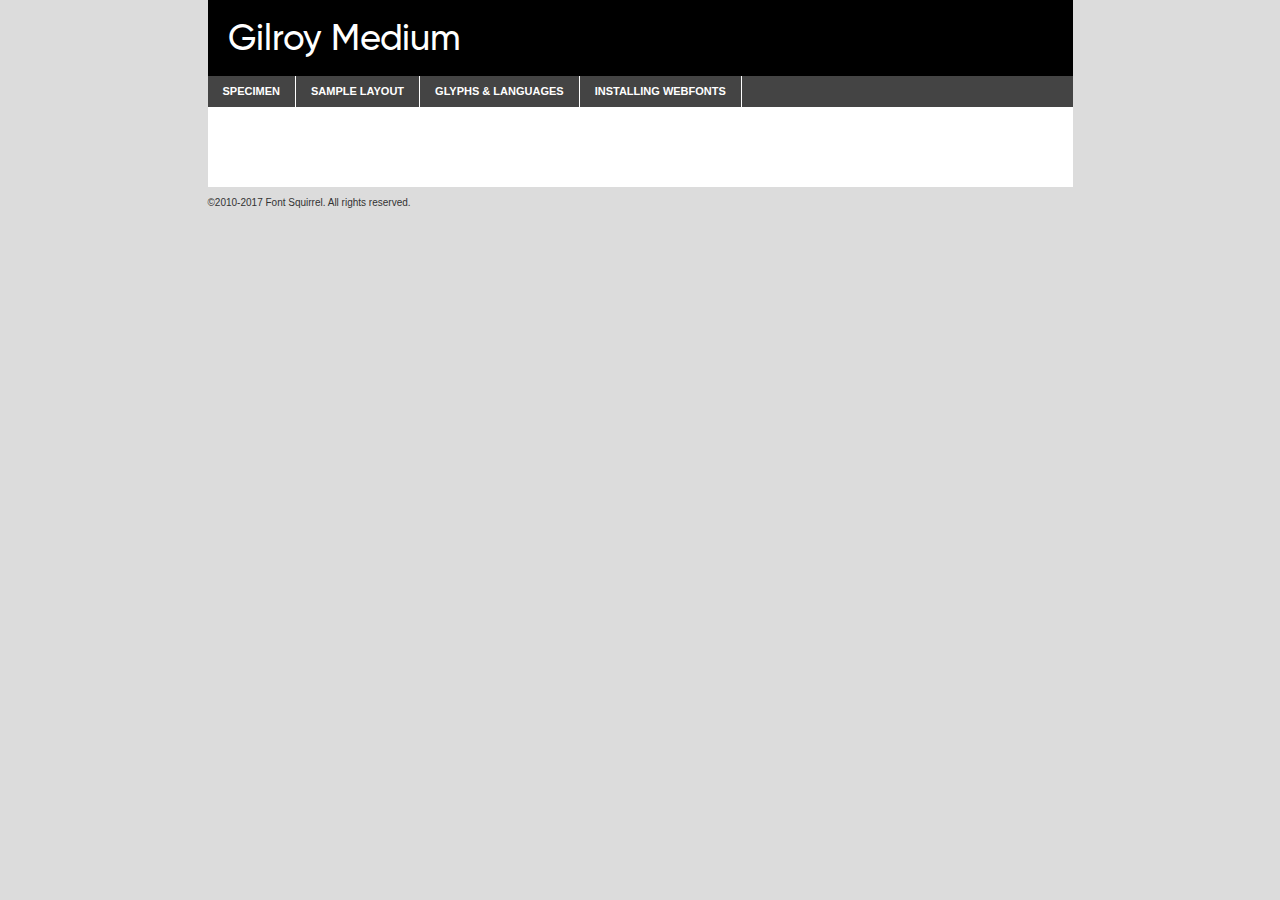
<file: fonts/radomir_tinkov_-_gilroy-medium-demo.html>
<!DOCTYPE html PUBLIC "-//W3C//DTD XHTML 1.0 Transitional//EN"
	"http://www.w3.org/TR/xhtml1/DTD/xhtml1-transitional.dtd">

<html xmlns="http://www.w3.org/1999/xhtml" xml:lang="en" lang="en">
<head>
	<meta http-equiv="Content-Type" content="text/html; charset=utf-8" />
	<script src="http://ajax.googleapis.com/ajax/libs/jquery/1.7.2/jquery.min.js" type="text/javascript" charset="utf-8"></script>
	<script type="text/javascript">
	(function($){$.fn.easyTabs=function(option){var param=jQuery.extend({fadeSpeed:"fast",defaultContent:1,activeClass:'active'},option);$(this).each(function(){var thisId="#"+this.id;if(param.defaultContent==''){param.defaultContent=1;}
	if(typeof param.defaultContent=="number")
	{var defaultTab=$(thisId+" .tabs li:eq("+(param.defaultContent-1)+") a").attr('href').substr(1);}else{var defaultTab=param.defaultContent;}
	$(thisId+" .tabs li a").each(function(){var tabToHide=$(this).attr('href').substr(1);$("#"+tabToHide).addClass('easytabs-tab-content');});hideAll();changeContent(defaultTab);function hideAll(){$(thisId+" .easytabs-tab-content").hide();}
	function changeContent(tabId){hideAll();$(thisId+" .tabs li").removeClass(param.activeClass);$(thisId+" .tabs li a[href=#"+tabId+"]").closest('li').addClass(param.activeClass);if(param.fadeSpeed!="none")
	{$(thisId+" #"+tabId).fadeIn(param.fadeSpeed);}else{$(thisId+" #"+tabId).show();}}
	$(thisId+" .tabs li").click(function(){var tabId=$(this).find('a').attr('href').substr(1);changeContent(tabId);return false;});});}})(jQuery);
	</script>
	<link rel="stylesheet" href="specimen_files/specimen_stylesheet.css" type="text/css" charset="utf-8" />
	<link rel="stylesheet" href="stylesheet.css" type="text/css" charset="utf-8" />

	<style type="text/css">
					body{
				font-family: 'gilroymedium';
							}
		</style>

	<title>Gilroy Medium Specimen</title>
	
	
	<script type="text/javascript" charset="utf-8">
		$(document).ready(function() {
			$('#container').easyTabs({defaultContent:1});
		});
	</script>
</head>

<body>
<div id="container">
	<div id="header">
		Gilroy Medium	</div>
	<ul class="tabs">
		<li><a href="#specimen">Specimen</a></li>
		<li><a href="#layout">Sample Layout</a></li>
				<li><a href="#glyphs">Glyphs &amp; Languages</a></li>
		<li><a href="#installing">Installing Webfonts</a></li>
		
	</ul>
	
	<div id="main_content">

		
			<div id="specimen">
		
				<div class="section">
					<div class="grid12 firstcol">
						<div class="huge">AaBb</div>
					</div>
				</div>
		
				<div class="section">
					<div class="glyph_range">A&#x200B;B&#x200b;C&#x200b;D&#x200b;E&#x200b;F&#x200b;G&#x200b;H&#x200b;I&#x200b;J&#x200b;K&#x200b;L&#x200b;M&#x200b;N&#x200b;O&#x200b;P&#x200b;Q&#x200b;R&#x200b;S&#x200b;T&#x200b;U&#x200b;V&#x200b;W&#x200b;X&#x200b;Y&#x200b;Z&#x200b;a&#x200b;b&#x200b;c&#x200b;d&#x200b;e&#x200b;f&#x200b;g&#x200b;h&#x200b;i&#x200b;j&#x200b;k&#x200b;l&#x200b;m&#x200b;n&#x200b;o&#x200b;p&#x200b;q&#x200b;r&#x200b;s&#x200b;t&#x200b;u&#x200b;v&#x200b;w&#x200b;x&#x200b;y&#x200b;z&#x200b;1&#x200b;2&#x200b;3&#x200b;4&#x200b;5&#x200b;6&#x200b;7&#x200b;8&#x200b;9&#x200b;0&#x200b;&amp;&#x200b;.&#x200b;,&#x200b;?&#x200b;!&#x200b;&#64;&#x200b;(&#x200b;)&#x200b;#&#x200b;$&#x200b;%&#x200b;*&#x200b;+&#x200b;-&#x200b;=&#x200b;:&#x200b;;</div>
				</div>
				<div class="section">
					<div class="grid12 firstcol">
						<table class="sample_table">
							<tr><td>10</td><td class="size10">abcdefghijklmnopqrstuvwxyzABCDEFGHIJKLMNOPQRSTUVWXYZ0123456789abcdefghijklmnopqrstuvwxyzABCDEFGHIJKLMNOPQRSTUVWXYZ0123456789abcdefghijklmnopqrstuvwxyzABCDEFGHIJKLMNOPQRSTUVWXYZ</td></tr>
							<tr><td>11</td><td class="size11">abcdefghijklmnopqrstuvwxyzABCDEFGHIJKLMNOPQRSTUVWXYZ0123456789abcdefghijklmnopqrstuvwxyzABCDEFGHIJKLMNOPQRSTUVWXYZ0123456789abcdefghijklmnopqrstuvwxyzABCDEFGHIJKLMNOPQRSTUVWXYZ</td></tr>
							<tr><td>12</td><td class="size12">abcdefghijklmnopqrstuvwxyzABCDEFGHIJKLMNOPQRSTUVWXYZ0123456789abcdefghijklmnopqrstuvwxyzABCDEFGHIJKLMNOPQRSTUVWXYZ0123456789abcdefghijklmnopqrstuvwxyzABCDEFGHIJKLMNOPQRSTUVWXYZ</td></tr>
							<tr><td>13</td><td class="size13">abcdefghijklmnopqrstuvwxyzABCDEFGHIJKLMNOPQRSTUVWXYZ0123456789abcdefghijklmnopqrstuvwxyzABCDEFGHIJKLMNOPQRSTUVWXYZ0123456789abcdefghijklmnopqrstuvwxyzABCDEFGHIJKLMNOPQRSTUVWXYZ</td></tr>
							<tr><td>14</td><td class="size14">abcdefghijklmnopqrstuvwxyzABCDEFGHIJKLMNOPQRSTUVWXYZ0123456789abcdefghijklmnopqrstuvwxyzABCDEFGHIJKLMNOPQRSTUVWXYZ0123456789abcdefghijklmnopqrstuvwxyzABCDEFGHIJKLMNOPQRSTUVWXYZ</td></tr>
							<tr><td>16</td><td class="size16">abcdefghijklmnopqrstuvwxyzABCDEFGHIJKLMNOPQRSTUVWXYZ0123456789abcdefghijklmnopqrstuvwxyzABCDEFGHIJKLMNOPQRSTUVWXYZ</td></tr>
							<tr><td>18</td><td class="size18">abcdefghijklmnopqrstuvwxyzABCDEFGHIJKLMNOPQRSTUVWXYZ0123456789abcdefghijklmnopqrstuvwxyzABCDEFGHIJKLMNOPQRSTUVWXYZ</td></tr>
							<tr><td>20</td><td class="size20">abcdefghijklmnopqrstuvwxyzABCDEFGHIJKLMNOPQRSTUVWXYZ0123456789abcdefghijklmnopqrstuvwxyzABCDEFGHIJKLMNOPQRSTUVWXYZ</td></tr>
							<tr><td>24</td><td class="size24">abcdefghijklmnopqrstuvwxyzABCDEFGHIJKLMNOPQRSTUVWXYZ0123456789abcdefghijklmnopqrstuvwxyzABCDEFGHIJKLMNOPQRSTUVWXYZ</td></tr>
							<tr><td>30</td><td class="size30">abcdefghijklmnopqrstuvwxyzABCDEFGHIJKLMNOPQRSTUVWXYZ0123456789abcdefghijklmnopqrstuvwxyzABCDEFGHIJKLMNOPQRSTUVWXYZ</td></tr>
							<tr><td>36</td><td class="size36">abcdefghijklmnopqrstuvwxyzABCDEFGHIJKLMNOPQRSTUVWXYZ0123456789abcdefghijklmnopqrstuvwxyzABCDEFGHIJKLMNOPQRSTUVWXYZ</td></tr>
							<tr><td>48</td><td class="size48">abcdefghijklmnopqrstuvwxyzABCDEFGHIJKLMNOPQRSTUVWXYZ0123456789abcdefghijklmnopqrstuvwxyzABCDEFGHIJKLMNOPQRSTUVWXYZ</td></tr>
							<tr><td>60</td><td class="size60">abcdefghijklmnopqrstuvwxyzABCDEFGHIJKLMNOPQRSTUVWXYZ0123456789abcdefghijklmnopqrstuvwxyzABCDEFGHIJKLMNOPQRSTUVWXYZ</td></tr>
							<tr><td>72</td><td class="size72">abcdefghijklmnopqrstuvwxyzABCDEFGHIJKLMNOPQRSTUVWXYZ0123456789abcdefghijklmnopqrstuvwxyzABCDEFGHIJKLMNOPQRSTUVWXYZ</td></tr>
							<tr><td>90</td><td class="size90">abcdefghijklmnopqrstuvwxyzABCDEFGHIJKLMNOPQRSTUVWXYZ0123456789abcdefghijklmnopqrstuvwxyzABCDEFGHIJKLMNOPQRSTUVWXYZ</td></tr>
						</table>
				
					</div>
			
				</div>
		
		
		
								<div class="section" id="bodycomparison">


										<div id="xheight">
				<div class="fontbody">&#x25FC;&#x25FC;&#x25FC;&#x25FC;&#x25FC;&#x25FC;&#x25FC;&#x25FC;&#x25FC;&#x25FC;&#x25FC;&#x25FC;&#x25FC;&#x25FC;&#x25FC;&#x25FC;&#x25FC;&#x25FC;&#x25FC;&#x25FC;&#x25FC;&#x25FC;&#x25FC;&#x25FC;&#x25FC;&#x25FC;&#x25FC;&#x25FC;&#x25FC;&#x25FC;&#x25FC;&#x25FC;&#x25FC;&#x25FC;&#x25FC;&#x25FC;&#x25FC;&#x25FC;&#x25FC;&#x25FC;&#x25FC;&#x25FC;&#x25FC;&#x25FC;&#x25FC;&#x25FC;&#x25FC;&#x25FC;&#x25FC;&#x25FC;&#x25FC;&#x25FC;&#x25FC;&#x25FC;&#x25FC;&#x25FC;&#x25FC;&#x25FC;&#x25FC;&#x25FC;&#x25FC;&#x25FC;&#x25FC;&#x25FC;&#x25FC;&#x25FC;&#x25FC;&#x25FC;&#x25FC;&#x25FC;&#x25FC;&#x25FC;&#x25FC;&#x25FC;&#x25FC;&#x25FC;&#x25FC;&#x25FC;&#x25FC;&#x25FC;&#x25FC;&#x25FC;&#x25FC;&#x25FC;&#x25FC;&#x25FC;&#x25FC;&#x25FC;&#x25FC;&#x25FC;&#x25FC;&#x25FC;&#x25FC;&#x25FC;&#x25FC;&#x25FC;&#x25FC;&#x25FC;&#x25FC;body</div><div class="arialbody">body</div><div class="verdanabody">body</div><div class="georgiabody">body</div></div>
										<div class="fontbody" style="z-index:1">
											body<span>Gilroy Medium</span>
										</div>
										<div class="arialbody" style="z-index:1">
											body<span>Arial</span>
										</div>
										<div class="verdanabody" style="z-index:1">
											body<span>Verdana</span>
										</div>
										<div class="georgiabody" style="z-index:1">
											body<span>Georgia</span>
										</div>



								</div>
		
		
				<div class="section psample psample_row1" id="">
					
					<div class="grid2 firstcol">
						<p class="size10"><span>10.</span>Aenean lacinia bibendum nulla sed consectetur. Fusce dapibus, tellus ac cursus commodo, tortor mauris condimentum nibh, ut fermentum massa justo sit amet risus. Nullam id dolor id nibh ultricies vehicula ut id elit. Cum sociis natoque penatibus et magnis dis parturient montes, nascetur ridiculus mus. Nulla vitae elit libero, a pharetra augue.</p>
			
					</div>
					<div class="grid3">
						<p class="size11"><span>11.</span>Aenean lacinia bibendum nulla sed consectetur. Fusce dapibus, tellus ac cursus commodo, tortor mauris condimentum nibh, ut fermentum massa justo sit amet risus. Nullam id dolor id nibh ultricies vehicula ut id elit. Cum sociis natoque penatibus et magnis dis parturient montes, nascetur ridiculus mus. Nulla vitae elit libero, a pharetra augue.</p>
			
					</div>
					<div class="grid3">
						<p class="size12"><span>12.</span>Aenean lacinia bibendum nulla sed consectetur. Fusce dapibus, tellus ac cursus commodo, tortor mauris condimentum nibh, ut fermentum massa justo sit amet risus. Nullam id dolor id nibh ultricies vehicula ut id elit. Cum sociis natoque penatibus et magnis dis parturient montes, nascetur ridiculus mus. Nulla vitae elit libero, a pharetra augue.</p>
			
					</div>
					<div class="grid4">
						<p class="size13"><span>13.</span>Aenean lacinia bibendum nulla sed consectetur. Fusce dapibus, tellus ac cursus commodo, tortor mauris condimentum nibh, ut fermentum massa justo sit amet risus. Nullam id dolor id nibh ultricies vehicula ut id elit. Cum sociis natoque penatibus et magnis dis parturient montes, nascetur ridiculus mus. Nulla vitae elit libero, a pharetra augue.</p>
			
					</div>
					<div class="white_blend"></div>
					
				</div>
				<div class="section psample psample_row2" id="">
					<div class="grid3 firstcol">
						<p class="size14"><span>14.</span>Aenean lacinia bibendum nulla sed consectetur. Fusce dapibus, tellus ac cursus commodo, tortor mauris condimentum nibh, ut fermentum massa justo sit amet risus. Nullam id dolor id nibh ultricies vehicula ut id elit. Cum sociis natoque penatibus et magnis dis parturient montes, nascetur ridiculus mus. Nulla vitae elit libero, a pharetra augue.</p>
			
					</div>
					<div class="grid4">
						<p class="size16"><span>16.</span>Aenean lacinia bibendum nulla sed consectetur. Fusce dapibus, tellus ac cursus commodo, tortor mauris condimentum nibh, ut fermentum massa justo sit amet risus. Nullam id dolor id nibh ultricies vehicula ut id elit. Cum sociis natoque penatibus et magnis dis parturient montes, nascetur ridiculus mus. Nulla vitae elit libero, a pharetra augue.</p>
			
					</div>
					<div class="grid5">
						<p class="size18"><span>18.</span>Aenean lacinia bibendum nulla sed consectetur. Fusce dapibus, tellus ac cursus commodo, tortor mauris condimentum nibh, ut fermentum massa justo sit amet risus. Nullam id dolor id nibh ultricies vehicula ut id elit. Cum sociis natoque penatibus et magnis dis parturient montes, nascetur ridiculus mus. Nulla vitae elit libero, a pharetra augue.</p>
			
					</div>

					<div class="white_blend"></div>

				</div>
				
				<div class="section psample psample_row3" id="">
					<div class="grid5 firstcol">
						<p class="size20"><span>20.</span>Aenean lacinia bibendum nulla sed consectetur. Fusce dapibus, tellus ac cursus commodo, tortor mauris condimentum nibh, ut fermentum massa justo sit amet risus. Nullam id dolor id nibh ultricies vehicula ut id elit. Cum sociis natoque penatibus et magnis dis parturient montes, nascetur ridiculus mus. Nulla vitae elit libero, a pharetra augue.</p>
					</div>
					<div class="grid7">
						<p class="size24"><span>24.</span>Aenean lacinia bibendum nulla sed consectetur. Fusce dapibus, tellus ac cursus commodo, tortor mauris condimentum nibh, ut fermentum massa justo sit amet risus. Nullam id dolor id nibh ultricies vehicula ut id elit. Cum sociis natoque penatibus et magnis dis parturient montes, nascetur ridiculus mus. Nulla vitae elit libero, a pharetra augue.</p>
					</div>
					
					<div class="white_blend"></div>
					
				</div>
				
				<div class="section psample psample_row4" id="">
					<div class="grid12 firstcol">
						<p class="size30"><span>30.</span>Aenean lacinia bibendum nulla sed consectetur. Fusce dapibus, tellus ac cursus commodo, tortor mauris condimentum nibh, ut fermentum massa justo sit amet risus. Nullam id dolor id nibh ultricies vehicula ut id elit. Cum sociis natoque penatibus et magnis dis parturient montes, nascetur ridiculus mus. Nulla vitae elit libero, a pharetra augue.</p>
					</div>
					<div class="white_blend"></div>
					
				</div>
				
				
				
				<div class="section psample psample_row1 fullreverse">
					<div class="grid2 firstcol">
						<p class="size10"><span>10.</span>Aenean lacinia bibendum nulla sed consectetur. Fusce dapibus, tellus ac cursus commodo, tortor mauris condimentum nibh, ut fermentum massa justo sit amet risus. Nullam id dolor id nibh ultricies vehicula ut id elit. Cum sociis natoque penatibus et magnis dis parturient montes, nascetur ridiculus mus. Nulla vitae elit libero, a pharetra augue.</p>
			
					</div>
					<div class="grid3">
						<p class="size11"><span>11.</span>Aenean lacinia bibendum nulla sed consectetur. Fusce dapibus, tellus ac cursus commodo, tortor mauris condimentum nibh, ut fermentum massa justo sit amet risus. Nullam id dolor id nibh ultricies vehicula ut id elit. Cum sociis natoque penatibus et magnis dis parturient montes, nascetur ridiculus mus. Nulla vitae elit libero, a pharetra augue.</p>
			
					</div>
					<div class="grid3">
						<p class="size12"><span>12.</span>Aenean lacinia bibendum nulla sed consectetur. Fusce dapibus, tellus ac cursus commodo, tortor mauris condimentum nibh, ut fermentum massa justo sit amet risus. Nullam id dolor id nibh ultricies vehicula ut id elit. Cum sociis natoque penatibus et magnis dis parturient montes, nascetur ridiculus mus. Nulla vitae elit libero, a pharetra augue.</p>
			
					</div>
					<div class="grid4">
						<p class="size13"><span>13.</span>Aenean lacinia bibendum nulla sed consectetur. Fusce dapibus, tellus ac cursus commodo, tortor mauris condimentum nibh, ut fermentum massa justo sit amet risus. Nullam id dolor id nibh ultricies vehicula ut id elit. Cum sociis natoque penatibus et magnis dis parturient montes, nascetur ridiculus mus. Nulla vitae elit libero, a pharetra augue.</p>
			
					</div>
					<div class="black_blend"></div>
					
				</div>
				
				<div class="section psample psample_row2 fullreverse">
					<div class="grid3 firstcol">
						<p class="size14"><span>14.</span>Aenean lacinia bibendum nulla sed consectetur. Fusce dapibus, tellus ac cursus commodo, tortor mauris condimentum nibh, ut fermentum massa justo sit amet risus. Nullam id dolor id nibh ultricies vehicula ut id elit. Cum sociis natoque penatibus et magnis dis parturient montes, nascetur ridiculus mus. Nulla vitae elit libero, a pharetra augue.</p>
			
					</div>
					<div class="grid4">
						<p class="size16"><span>16.</span>Aenean lacinia bibendum nulla sed consectetur. Fusce dapibus, tellus ac cursus commodo, tortor mauris condimentum nibh, ut fermentum massa justo sit amet risus. Nullam id dolor id nibh ultricies vehicula ut id elit. Cum sociis natoque penatibus et magnis dis parturient montes, nascetur ridiculus mus. Nulla vitae elit libero, a pharetra augue.</p>
			
					</div>
					<div class="grid5">
						<p class="size18"><span>18.</span>Aenean lacinia bibendum nulla sed consectetur. Fusce dapibus, tellus ac cursus commodo, tortor mauris condimentum nibh, ut fermentum massa justo sit amet risus. Nullam id dolor id nibh ultricies vehicula ut id elit. Cum sociis natoque penatibus et magnis dis parturient montes, nascetur ridiculus mus. Nulla vitae elit libero, a pharetra augue.</p>
			
					</div>
					<div class="black_blend"></div>

				</div>
				
				<div class="section psample fullreverse psample_row3" id="">
					<div class="grid5 firstcol">
						<p class="size20"><span>20.</span>Aenean lacinia bibendum nulla sed consectetur. Fusce dapibus, tellus ac cursus commodo, tortor mauris condimentum nibh, ut fermentum massa justo sit amet risus. Nullam id dolor id nibh ultricies vehicula ut id elit. Cum sociis natoque penatibus et magnis dis parturient montes, nascetur ridiculus mus. Nulla vitae elit libero, a pharetra augue.</p>
					</div>
					<div class="grid7">
						<p class="size24"><span>24.</span>Aenean lacinia bibendum nulla sed consectetur. Fusce dapibus, tellus ac cursus commodo, tortor mauris condimentum nibh, ut fermentum massa justo sit amet risus. Nullam id dolor id nibh ultricies vehicula ut id elit. Cum sociis natoque penatibus et magnis dis parturient montes, nascetur ridiculus mus. Nulla vitae elit libero, a pharetra augue.</p>
					</div>
					
					<div class="black_blend"></div>
					
				</div>
				
				<div class="section psample fullreverse psample_row4" id="" style="border-bottom: 20px #000 solid;">
					<div class="grid12 firstcol">
						<p class="size30"><span>30.</span>Aenean lacinia bibendum nulla sed consectetur. Fusce dapibus, tellus ac cursus commodo, tortor mauris condimentum nibh, ut fermentum massa justo sit amet risus. Nullam id dolor id nibh ultricies vehicula ut id elit. Cum sociis natoque penatibus et magnis dis parturient montes, nascetur ridiculus mus. Nulla vitae elit libero, a pharetra augue.</p>
					</div>
					<div class="black_blend"></div>
					
				</div>
				
				
				
				
			</div>
			
			<div id="layout">
				
				<div class="section">
					
					<div class="grid12 firstcol">
						<h1>Lorem Ipsum Dolor</h1>
						<h2>Etiam porta sem malesuada magna mollis euismod</h2>
						
						<p class="byline">By <a href="#link">Aenean Lacinia</a></p>
					</div>
				</div>
				<div class="section">
					<div class="grid8 firstcol">
						<p class="large">Donec sed odio dui. Morbi leo risus, porta ac consectetur ac, vestibulum at eros. Fusce dapibus, tellus ac cursus commodo, tortor mauris condimentum nibh, ut fermentum massa justo sit amet risus. </p>

						
						<h3>Pellentesque ornare sem</h3>

						<p>Maecenas sed diam eget risus varius blandit sit amet non magna. Maecenas faucibus mollis interdum. Donec ullamcorper nulla non metus auctor fringilla. Nullam id dolor id nibh ultricies vehicula ut id elit. Nullam id dolor id nibh ultricies vehicula ut id elit. </p>

						<p>Aenean eu leo quam. Pellentesque ornare sem lacinia quam venenatis vestibulum. Lorem ipsum dolor sit amet, consectetur adipiscing elit. Cum sociis natoque penatibus et magnis dis parturient montes, nascetur ridiculus mus. </p>

						<p>Nulla vitae elit libero, a pharetra augue. Praesent commodo cursus magna, vel scelerisque nisl consectetur et. Aenean lacinia bibendum nulla sed consectetur. </p>

						<p>Nullam quis risus eget urna mollis ornare vel eu leo. Nullam quis risus eget urna mollis ornare vel eu leo. Maecenas sed diam eget risus varius blandit sit amet non magna. Donec ullamcorper nulla non metus auctor fringilla. </p>

						<h3>Cras mattis consectetur</h3>

						<p>Aenean eu leo quam. Pellentesque ornare sem lacinia quam venenatis vestibulum. Aenean lacinia bibendum nulla sed consectetur. Integer posuere erat a ante venenatis dapibus posuere velit aliquet. Cras mattis consectetur purus sit amet fermentum. </p>

						<p>Nullam id dolor id nibh ultricies vehicula ut id elit. Nullam quis risus eget urna mollis ornare vel eu leo. Cras mattis consectetur purus sit amet fermentum.</p>
					</div>
					
					<div class="grid4 sidebar">
						
						<div class="box reverse">
							<p class="last">Nullam quis risus eget urna mollis ornare vel eu leo. Donec ullamcorper nulla non metus auctor fringilla. Cras mattis consectetur purus sit amet fermentum. Sed posuere consectetur est at lobortis. Lorem ipsum dolor sit amet, consectetur adipiscing elit. </p>
						</div>
						
						<p class="caption">Maecenas sed diam eget risus varius.</p>

						<p>Vestibulum id ligula porta felis euismod semper. Integer posuere erat a ante venenatis dapibus posuere velit aliquet. Vestibulum id ligula porta felis euismod semper. Sed posuere consectetur est at lobortis. Maecenas sed diam eget risus varius blandit sit amet non magna. Fusce dapibus, tellus ac cursus commodo, tortor mauris condimentum nibh, ut fermentum massa justo sit amet risus. </p>

					

						<p>Duis mollis, est non commodo luctus, nisi erat porttitor ligula, eget lacinia odio sem nec elit. Aenean lacinia bibendum nulla sed consectetur. Vivamus sagittis lacus vel augue laoreet rutrum faucibus dolor auctor. Aenean lacinia bibendum nulla sed consectetur. Nullam quis risus eget urna mollis ornare vel eu leo. </p>

						<p>Praesent commodo cursus magna, vel scelerisque nisl consectetur et. Donec ullamcorper nulla non metus auctor fringilla. Maecenas faucibus mollis interdum. Fusce dapibus, tellus ac cursus commodo, tortor mauris condimentum nibh, ut fermentum massa justo sit amet risus. </p>

					</div>
				</div>
				
			</div>


			



		<div id="glyphs">
			<div class="section">
				<div class="grid12 firstcol">
			
				<h1>Language Support</h1>
				<p>The subset of Gilroy Medium in this kit supports the following languages:<br />
			
					Albanian, Basque, Bosnian, Breton, Chamorro, Chichewa_nyanja, Croatian, Cyrillic, Czech, Danish, Dutch, English, Estonian, Faroese, Finnish, French, Frisian, Galician, German, Hungarian, Icelandic, Italian, Latvian, Lithuanian, Malagasy, Maltese, Norwegian, Polish, Portuguese, Romanian, Serbian, Slovak, Slovenian, Spanish, Turkish, Welsh, Alsatian, Aragonese, Arapaho, Aromanian, Arrernte, Asturian, Aymara, Bislama, Cebuano, Cheyenne, Cimbrian, Corsican, Fijian, French_creole, Friulian, Genoese, Gilbertese, Greenlandic, Haitian_creole, Hawaiian, Hiligaynon, Hmong, Hopi, Ibanag, Iloko_ilokano, Indonesian, Interglossa_glosa, Interlingua, Irish_gaelic, Istro-romanian, Jerriais, Kashubian, Kurdish_kurmanji, Ladin, Lojban, Lombard, Low_saxon, Luxembourgeois, Manx, Maori, Megleno-romanian, Mohawk, Nahuatl, Norfolk_pitcairnese, Northern_sotho, Occitan, Oromo, Pangasinan, Papiamento, Piedmontese, Potawatomi, Rhaeto-romance, Romansh, Rotokas, Sami_inari, Sami_lule, Samoan, Sardinian, Scots_gaelic, Seychelles_creole, Shona, Sicilian, Somali, Southern_ndebele, Southern_sotho, Swahili, Swati_swazi, Tagalog_filipino_pilipino, Tahitian, Tausug, Tetum, Tok_pisin, Tongan, Tswana, Turkmen, Turkmen_latinized, Tuvaluan, Uyghur_latinized, Veps, Volapuk, Votic_latinized, Walloon, Warlpiri, Xhosa, Yapese, Zulu, Latinbasic, Ubasic, Demo				</p>
				<h1>Glyph Chart</h1>
				<p>The subset of Gilroy Medium in this kit includes all the glyphs listed below. Unicode entities are included above each glyph to help you insert individual characters into your layout.</p>
				<div id="glyph_chart">
			
																				 <div><p>&amp;#32;</p>&#32;</div>
																				 <div><p>&amp;#33;</p>&#33;</div>
																				 <div><p>&amp;#34;</p>&#34;</div>
																				 <div><p>&amp;#35;</p>&#35;</div>
																				 <div><p>&amp;#36;</p>&#36;</div>
																				 <div><p>&amp;#37;</p>&#37;</div>
																				 <div><p>&amp;#38;</p>&#38;</div>
																				 <div><p>&amp;#39;</p>&#39;</div>
																				 <div><p>&amp;#40;</p>&#40;</div>
																				 <div><p>&amp;#41;</p>&#41;</div>
																				 <div><p>&amp;#42;</p>&#42;</div>
																				 <div><p>&amp;#43;</p>&#43;</div>
																				 <div><p>&amp;#44;</p>&#44;</div>
																				 <div><p>&amp;#45;</p>&#45;</div>
																				 <div><p>&amp;#46;</p>&#46;</div>
																				 <div><p>&amp;#47;</p>&#47;</div>
																				 <div><p>&amp;#48;</p>&#48;</div>
																				 <div><p>&amp;#49;</p>&#49;</div>
																				 <div><p>&amp;#50;</p>&#50;</div>
																				 <div><p>&amp;#51;</p>&#51;</div>
																				 <div><p>&amp;#52;</p>&#52;</div>
																				 <div><p>&amp;#53;</p>&#53;</div>
																				 <div><p>&amp;#54;</p>&#54;</div>
																				 <div><p>&amp;#55;</p>&#55;</div>
																				 <div><p>&amp;#56;</p>&#56;</div>
																				 <div><p>&amp;#57;</p>&#57;</div>
																				 <div><p>&amp;#58;</p>&#58;</div>
																				 <div><p>&amp;#59;</p>&#59;</div>
																				 <div><p>&amp;#60;</p>&#60;</div>
																				 <div><p>&amp;#61;</p>&#61;</div>
																				 <div><p>&amp;#62;</p>&#62;</div>
																				 <div><p>&amp;#63;</p>&#63;</div>
																				 <div><p>&amp;#64;</p>&#64;</div>
																				 <div><p>&amp;#65;</p>&#65;</div>
																				 <div><p>&amp;#66;</p>&#66;</div>
																				 <div><p>&amp;#67;</p>&#67;</div>
																				 <div><p>&amp;#68;</p>&#68;</div>
																				 <div><p>&amp;#69;</p>&#69;</div>
																				 <div><p>&amp;#70;</p>&#70;</div>
																				 <div><p>&amp;#71;</p>&#71;</div>
																				 <div><p>&amp;#72;</p>&#72;</div>
																				 <div><p>&amp;#73;</p>&#73;</div>
																				 <div><p>&amp;#74;</p>&#74;</div>
																				 <div><p>&amp;#75;</p>&#75;</div>
																				 <div><p>&amp;#76;</p>&#76;</div>
																				 <div><p>&amp;#77;</p>&#77;</div>
																				 <div><p>&amp;#78;</p>&#78;</div>
																				 <div><p>&amp;#79;</p>&#79;</div>
																				 <div><p>&amp;#80;</p>&#80;</div>
																				 <div><p>&amp;#81;</p>&#81;</div>
																				 <div><p>&amp;#82;</p>&#82;</div>
																				 <div><p>&amp;#83;</p>&#83;</div>
																				 <div><p>&amp;#84;</p>&#84;</div>
																				 <div><p>&amp;#85;</p>&#85;</div>
																				 <div><p>&amp;#86;</p>&#86;</div>
																				 <div><p>&amp;#87;</p>&#87;</div>
																				 <div><p>&amp;#88;</p>&#88;</div>
																				 <div><p>&amp;#89;</p>&#89;</div>
																				 <div><p>&amp;#90;</p>&#90;</div>
																				 <div><p>&amp;#91;</p>&#91;</div>
																				 <div><p>&amp;#92;</p>&#92;</div>
																				 <div><p>&amp;#93;</p>&#93;</div>
																				 <div><p>&amp;#94;</p>&#94;</div>
																				 <div><p>&amp;#95;</p>&#95;</div>
																				 <div><p>&amp;#96;</p>&#96;</div>
																				 <div><p>&amp;#97;</p>&#97;</div>
																				 <div><p>&amp;#98;</p>&#98;</div>
																				 <div><p>&amp;#99;</p>&#99;</div>
																				 <div><p>&amp;#100;</p>&#100;</div>
																				 <div><p>&amp;#101;</p>&#101;</div>
																				 <div><p>&amp;#102;</p>&#102;</div>
																				 <div><p>&amp;#103;</p>&#103;</div>
																				 <div><p>&amp;#104;</p>&#104;</div>
																				 <div><p>&amp;#105;</p>&#105;</div>
																				 <div><p>&amp;#106;</p>&#106;</div>
																				 <div><p>&amp;#107;</p>&#107;</div>
																				 <div><p>&amp;#108;</p>&#108;</div>
																				 <div><p>&amp;#109;</p>&#109;</div>
																				 <div><p>&amp;#110;</p>&#110;</div>
																				 <div><p>&amp;#111;</p>&#111;</div>
																				 <div><p>&amp;#112;</p>&#112;</div>
																				 <div><p>&amp;#113;</p>&#113;</div>
																				 <div><p>&amp;#114;</p>&#114;</div>
																				 <div><p>&amp;#115;</p>&#115;</div>
																				 <div><p>&amp;#116;</p>&#116;</div>
																				 <div><p>&amp;#117;</p>&#117;</div>
																				 <div><p>&amp;#118;</p>&#118;</div>
																				 <div><p>&amp;#119;</p>&#119;</div>
																				 <div><p>&amp;#120;</p>&#120;</div>
																				 <div><p>&amp;#121;</p>&#121;</div>
																				 <div><p>&amp;#122;</p>&#122;</div>
																				 <div><p>&amp;#123;</p>&#123;</div>
																				 <div><p>&amp;#124;</p>&#124;</div>
																				 <div><p>&amp;#125;</p>&#125;</div>
																				 <div><p>&amp;#126;</p>&#126;</div>
																				 <div><p>&amp;#161;</p>&#161;</div>
																				 <div><p>&amp;#162;</p>&#162;</div>
																				 <div><p>&amp;#163;</p>&#163;</div>
																				 <div><p>&amp;#164;</p>&#164;</div>
																				 <div><p>&amp;#165;</p>&#165;</div>
																				 <div><p>&amp;#166;</p>&#166;</div>
																				 <div><p>&amp;#167;</p>&#167;</div>
																				 <div><p>&amp;#168;</p>&#168;</div>
																				 <div><p>&amp;#169;</p>&#169;</div>
																				 <div><p>&amp;#171;</p>&#171;</div>
																				 <div><p>&amp;#172;</p>&#172;</div>
																				 <div><p>&amp;#174;</p>&#174;</div>
																				 <div><p>&amp;#175;</p>&#175;</div>
																				 <div><p>&amp;#176;</p>&#176;</div>
																				 <div><p>&amp;#177;</p>&#177;</div>
																				 <div><p>&amp;#180;</p>&#180;</div>
																				 <div><p>&amp;#181;</p>&#181;</div>
																				 <div><p>&amp;#182;</p>&#182;</div>
																				 <div><p>&amp;#183;</p>&#183;</div>
																				 <div><p>&amp;#184;</p>&#184;</div>
																				 <div><p>&amp;#187;</p>&#187;</div>
																				 <div><p>&amp;#188;</p>&#188;</div>
																				 <div><p>&amp;#189;</p>&#189;</div>
																				 <div><p>&amp;#190;</p>&#190;</div>
																				 <div><p>&amp;#191;</p>&#191;</div>
																				 <div><p>&amp;#192;</p>&#192;</div>
																				 <div><p>&amp;#193;</p>&#193;</div>
																				 <div><p>&amp;#194;</p>&#194;</div>
																				 <div><p>&amp;#195;</p>&#195;</div>
																				 <div><p>&amp;#196;</p>&#196;</div>
																				 <div><p>&amp;#197;</p>&#197;</div>
																				 <div><p>&amp;#198;</p>&#198;</div>
																				 <div><p>&amp;#199;</p>&#199;</div>
																				 <div><p>&amp;#200;</p>&#200;</div>
																				 <div><p>&amp;#201;</p>&#201;</div>
																				 <div><p>&amp;#202;</p>&#202;</div>
																				 <div><p>&amp;#203;</p>&#203;</div>
																				 <div><p>&amp;#204;</p>&#204;</div>
																				 <div><p>&amp;#205;</p>&#205;</div>
																				 <div><p>&amp;#206;</p>&#206;</div>
																				 <div><p>&amp;#207;</p>&#207;</div>
																				 <div><p>&amp;#208;</p>&#208;</div>
																				 <div><p>&amp;#209;</p>&#209;</div>
																				 <div><p>&amp;#210;</p>&#210;</div>
																				 <div><p>&amp;#211;</p>&#211;</div>
																				 <div><p>&amp;#212;</p>&#212;</div>
																				 <div><p>&amp;#213;</p>&#213;</div>
																				 <div><p>&amp;#214;</p>&#214;</div>
																				 <div><p>&amp;#215;</p>&#215;</div>
																				 <div><p>&amp;#216;</p>&#216;</div>
																				 <div><p>&amp;#217;</p>&#217;</div>
																				 <div><p>&amp;#218;</p>&#218;</div>
																				 <div><p>&amp;#219;</p>&#219;</div>
																				 <div><p>&amp;#220;</p>&#220;</div>
																				 <div><p>&amp;#221;</p>&#221;</div>
																				 <div><p>&amp;#222;</p>&#222;</div>
																				 <div><p>&amp;#223;</p>&#223;</div>
																				 <div><p>&amp;#224;</p>&#224;</div>
																				 <div><p>&amp;#225;</p>&#225;</div>
																				 <div><p>&amp;#226;</p>&#226;</div>
																				 <div><p>&amp;#227;</p>&#227;</div>
																				 <div><p>&amp;#228;</p>&#228;</div>
																				 <div><p>&amp;#229;</p>&#229;</div>
																				 <div><p>&amp;#230;</p>&#230;</div>
																				 <div><p>&amp;#231;</p>&#231;</div>
																				 <div><p>&amp;#232;</p>&#232;</div>
																				 <div><p>&amp;#233;</p>&#233;</div>
																				 <div><p>&amp;#234;</p>&#234;</div>
																				 <div><p>&amp;#235;</p>&#235;</div>
																				 <div><p>&amp;#236;</p>&#236;</div>
																				 <div><p>&amp;#237;</p>&#237;</div>
																				 <div><p>&amp;#238;</p>&#238;</div>
																				 <div><p>&amp;#239;</p>&#239;</div>
																				 <div><p>&amp;#240;</p>&#240;</div>
																				 <div><p>&amp;#241;</p>&#241;</div>
																				 <div><p>&amp;#242;</p>&#242;</div>
																				 <div><p>&amp;#243;</p>&#243;</div>
																				 <div><p>&amp;#244;</p>&#244;</div>
																				 <div><p>&amp;#245;</p>&#245;</div>
																				 <div><p>&amp;#246;</p>&#246;</div>
																				 <div><p>&amp;#247;</p>&#247;</div>
																				 <div><p>&amp;#248;</p>&#248;</div>
																				 <div><p>&amp;#249;</p>&#249;</div>
																				 <div><p>&amp;#250;</p>&#250;</div>
																				 <div><p>&amp;#251;</p>&#251;</div>
																				 <div><p>&amp;#252;</p>&#252;</div>
																				 <div><p>&amp;#253;</p>&#253;</div>
																				 <div><p>&amp;#254;</p>&#254;</div>
																				 <div><p>&amp;#255;</p>&#255;</div>
																				 <div><p>&amp;#256;</p>&#256;</div>
																				 <div><p>&amp;#257;</p>&#257;</div>
																				 <div><p>&amp;#258;</p>&#258;</div>
																				 <div><p>&amp;#259;</p>&#259;</div>
																				 <div><p>&amp;#260;</p>&#260;</div>
																				 <div><p>&amp;#261;</p>&#261;</div>
																				 <div><p>&amp;#262;</p>&#262;</div>
																				 <div><p>&amp;#263;</p>&#263;</div>
																				 <div><p>&amp;#266;</p>&#266;</div>
																				 <div><p>&amp;#267;</p>&#267;</div>
																				 <div><p>&amp;#268;</p>&#268;</div>
																				 <div><p>&amp;#269;</p>&#269;</div>
																				 <div><p>&amp;#270;</p>&#270;</div>
																				 <div><p>&amp;#271;</p>&#271;</div>
																				 <div><p>&amp;#272;</p>&#272;</div>
																				 <div><p>&amp;#273;</p>&#273;</div>
																				 <div><p>&amp;#274;</p>&#274;</div>
																				 <div><p>&amp;#275;</p>&#275;</div>
																				 <div><p>&amp;#278;</p>&#278;</div>
																				 <div><p>&amp;#279;</p>&#279;</div>
																				 <div><p>&amp;#280;</p>&#280;</div>
																				 <div><p>&amp;#281;</p>&#281;</div>
																				 <div><p>&amp;#282;</p>&#282;</div>
																				 <div><p>&amp;#283;</p>&#283;</div>
																				 <div><p>&amp;#286;</p>&#286;</div>
																				 <div><p>&amp;#287;</p>&#287;</div>
																				 <div><p>&amp;#288;</p>&#288;</div>
																				 <div><p>&amp;#289;</p>&#289;</div>
																				 <div><p>&amp;#290;</p>&#290;</div>
																				 <div><p>&amp;#291;</p>&#291;</div>
																				 <div><p>&amp;#294;</p>&#294;</div>
																				 <div><p>&amp;#295;</p>&#295;</div>
																				 <div><p>&amp;#298;</p>&#298;</div>
																				 <div><p>&amp;#299;</p>&#299;</div>
																				 <div><p>&amp;#302;</p>&#302;</div>
																				 <div><p>&amp;#303;</p>&#303;</div>
																				 <div><p>&amp;#304;</p>&#304;</div>
																				 <div><p>&amp;#305;</p>&#305;</div>
																				 <div><p>&amp;#310;</p>&#310;</div>
																				 <div><p>&amp;#311;</p>&#311;</div>
																				 <div><p>&amp;#313;</p>&#313;</div>
																				 <div><p>&amp;#314;</p>&#314;</div>
																				 <div><p>&amp;#315;</p>&#315;</div>
																				 <div><p>&amp;#316;</p>&#316;</div>
																				 <div><p>&amp;#317;</p>&#317;</div>
																				 <div><p>&amp;#318;</p>&#318;</div>
																				 <div><p>&amp;#321;</p>&#321;</div>
																				 <div><p>&amp;#322;</p>&#322;</div>
																				 <div><p>&amp;#323;</p>&#323;</div>
																				 <div><p>&amp;#324;</p>&#324;</div>
																				 <div><p>&amp;#325;</p>&#325;</div>
																				 <div><p>&amp;#326;</p>&#326;</div>
																				 <div><p>&amp;#327;</p>&#327;</div>
																				 <div><p>&amp;#328;</p>&#328;</div>
																				 <div><p>&amp;#330;</p>&#330;</div>
																				 <div><p>&amp;#331;</p>&#331;</div>
																				 <div><p>&amp;#332;</p>&#332;</div>
																				 <div><p>&amp;#333;</p>&#333;</div>
																				 <div><p>&amp;#336;</p>&#336;</div>
																				 <div><p>&amp;#337;</p>&#337;</div>
																				 <div><p>&amp;#338;</p>&#338;</div>
																				 <div><p>&amp;#339;</p>&#339;</div>
																				 <div><p>&amp;#340;</p>&#340;</div>
																				 <div><p>&amp;#341;</p>&#341;</div>
																				 <div><p>&amp;#342;</p>&#342;</div>
																				 <div><p>&amp;#343;</p>&#343;</div>
																				 <div><p>&amp;#344;</p>&#344;</div>
																				 <div><p>&amp;#345;</p>&#345;</div>
																				 <div><p>&amp;#346;</p>&#346;</div>
																				 <div><p>&amp;#347;</p>&#347;</div>
																				 <div><p>&amp;#350;</p>&#350;</div>
																				 <div><p>&amp;#351;</p>&#351;</div>
																				 <div><p>&amp;#352;</p>&#352;</div>
																				 <div><p>&amp;#353;</p>&#353;</div>
																				 <div><p>&amp;#354;</p>&#354;</div>
																				 <div><p>&amp;#355;</p>&#355;</div>
																				 <div><p>&amp;#356;</p>&#356;</div>
																				 <div><p>&amp;#357;</p>&#357;</div>
																				 <div><p>&amp;#358;</p>&#358;</div>
																				 <div><p>&amp;#359;</p>&#359;</div>
																				 <div><p>&amp;#362;</p>&#362;</div>
																				 <div><p>&amp;#363;</p>&#363;</div>
																				 <div><p>&amp;#366;</p>&#366;</div>
																				 <div><p>&amp;#367;</p>&#367;</div>
																				 <div><p>&amp;#368;</p>&#368;</div>
																				 <div><p>&amp;#369;</p>&#369;</div>
																				 <div><p>&amp;#370;</p>&#370;</div>
																				 <div><p>&amp;#371;</p>&#371;</div>
																				 <div><p>&amp;#372;</p>&#372;</div>
																				 <div><p>&amp;#373;</p>&#373;</div>
																				 <div><p>&amp;#374;</p>&#374;</div>
																				 <div><p>&amp;#375;</p>&#375;</div>
																				 <div><p>&amp;#376;</p>&#376;</div>
																				 <div><p>&amp;#377;</p>&#377;</div>
																				 <div><p>&amp;#378;</p>&#378;</div>
																				 <div><p>&amp;#379;</p>&#379;</div>
																				 <div><p>&amp;#380;</p>&#380;</div>
																				 <div><p>&amp;#381;</p>&#381;</div>
																				 <div><p>&amp;#382;</p>&#382;</div>
																				 <div><p>&amp;#402;</p>&#402;</div>
																				 <div><p>&amp;#536;</p>&#536;</div>
																				 <div><p>&amp;#537;</p>&#537;</div>
																				 <div><p>&amp;#538;</p>&#538;</div>
																				 <div><p>&amp;#539;</p>&#539;</div>
																				 <div><p>&amp;#710;</p>&#710;</div>
																				 <div><p>&amp;#711;</p>&#711;</div>
																				 <div><p>&amp;#728;</p>&#728;</div>
																				 <div><p>&amp;#729;</p>&#729;</div>
																				 <div><p>&amp;#730;</p>&#730;</div>
																				 <div><p>&amp;#731;</p>&#731;</div>
																				 <div><p>&amp;#732;</p>&#732;</div>
																				 <div><p>&amp;#733;</p>&#733;</div>
																				 <div><p>&amp;#768;</p>&#768;</div>
																				 <div><p>&amp;#769;</p>&#769;</div>
																				 <div><p>&amp;#770;</p>&#770;</div>
																				 <div><p>&amp;#771;</p>&#771;</div>
																				 <div><p>&amp;#772;</p>&#772;</div>
																				 <div><p>&amp;#774;</p>&#774;</div>
																				 <div><p>&amp;#775;</p>&#775;</div>
																				 <div><p>&amp;#776;</p>&#776;</div>
																				 <div><p>&amp;#778;</p>&#778;</div>
																				 <div><p>&amp;#779;</p>&#779;</div>
																				 <div><p>&amp;#780;</p>&#780;</div>
																				 <div><p>&amp;#786;</p>&#786;</div>
																				 <div><p>&amp;#806;</p>&#806;</div>
																				 <div><p>&amp;#807;</p>&#807;</div>
																				 <div><p>&amp;#808;</p>&#808;</div>
																				 <div><p>&amp;#916;</p>&#916;</div>
																				 <div><p>&amp;#937;</p>&#937;</div>
																				 <div><p>&amp;#960;</p>&#960;</div>
																				 <div><p>&amp;#1025;</p>&#1025;</div>
																				 <div><p>&amp;#1026;</p>&#1026;</div>
																				 <div><p>&amp;#1027;</p>&#1027;</div>
																				 <div><p>&amp;#1028;</p>&#1028;</div>
																				 <div><p>&amp;#1029;</p>&#1029;</div>
																				 <div><p>&amp;#1030;</p>&#1030;</div>
																				 <div><p>&amp;#1031;</p>&#1031;</div>
																				 <div><p>&amp;#1032;</p>&#1032;</div>
																				 <div><p>&amp;#1033;</p>&#1033;</div>
																				 <div><p>&amp;#1034;</p>&#1034;</div>
																				 <div><p>&amp;#1035;</p>&#1035;</div>
																				 <div><p>&amp;#1036;</p>&#1036;</div>
																				 <div><p>&amp;#1038;</p>&#1038;</div>
																				 <div><p>&amp;#1039;</p>&#1039;</div>
																				 <div><p>&amp;#1040;</p>&#1040;</div>
																				 <div><p>&amp;#1041;</p>&#1041;</div>
																				 <div><p>&amp;#1042;</p>&#1042;</div>
																				 <div><p>&amp;#1043;</p>&#1043;</div>
																				 <div><p>&amp;#1044;</p>&#1044;</div>
																				 <div><p>&amp;#1045;</p>&#1045;</div>
																				 <div><p>&amp;#1046;</p>&#1046;</div>
																				 <div><p>&amp;#1047;</p>&#1047;</div>
																				 <div><p>&amp;#1048;</p>&#1048;</div>
																				 <div><p>&amp;#1049;</p>&#1049;</div>
																				 <div><p>&amp;#1050;</p>&#1050;</div>
																				 <div><p>&amp;#1051;</p>&#1051;</div>
																				 <div><p>&amp;#1052;</p>&#1052;</div>
																				 <div><p>&amp;#1053;</p>&#1053;</div>
																				 <div><p>&amp;#1054;</p>&#1054;</div>
																				 <div><p>&amp;#1055;</p>&#1055;</div>
																				 <div><p>&amp;#1056;</p>&#1056;</div>
																				 <div><p>&amp;#1057;</p>&#1057;</div>
																				 <div><p>&amp;#1058;</p>&#1058;</div>
																				 <div><p>&amp;#1059;</p>&#1059;</div>
																				 <div><p>&amp;#1060;</p>&#1060;</div>
																				 <div><p>&amp;#1061;</p>&#1061;</div>
																				 <div><p>&amp;#1062;</p>&#1062;</div>
																				 <div><p>&amp;#1063;</p>&#1063;</div>
																				 <div><p>&amp;#1064;</p>&#1064;</div>
																				 <div><p>&amp;#1065;</p>&#1065;</div>
																				 <div><p>&amp;#1066;</p>&#1066;</div>
																				 <div><p>&amp;#1067;</p>&#1067;</div>
																				 <div><p>&amp;#1068;</p>&#1068;</div>
																				 <div><p>&amp;#1069;</p>&#1069;</div>
																				 <div><p>&amp;#1070;</p>&#1070;</div>
																				 <div><p>&amp;#1071;</p>&#1071;</div>
																				 <div><p>&amp;#1072;</p>&#1072;</div>
																				 <div><p>&amp;#1073;</p>&#1073;</div>
																				 <div><p>&amp;#1074;</p>&#1074;</div>
																				 <div><p>&amp;#1075;</p>&#1075;</div>
																				 <div><p>&amp;#1076;</p>&#1076;</div>
																				 <div><p>&amp;#1077;</p>&#1077;</div>
																				 <div><p>&amp;#1078;</p>&#1078;</div>
																				 <div><p>&amp;#1079;</p>&#1079;</div>
																				 <div><p>&amp;#1080;</p>&#1080;</div>
																				 <div><p>&amp;#1081;</p>&#1081;</div>
																				 <div><p>&amp;#1082;</p>&#1082;</div>
																				 <div><p>&amp;#1083;</p>&#1083;</div>
																				 <div><p>&amp;#1084;</p>&#1084;</div>
																				 <div><p>&amp;#1085;</p>&#1085;</div>
																				 <div><p>&amp;#1086;</p>&#1086;</div>
																				 <div><p>&amp;#1087;</p>&#1087;</div>
																				 <div><p>&amp;#1088;</p>&#1088;</div>
																				 <div><p>&amp;#1089;</p>&#1089;</div>
																				 <div><p>&amp;#1090;</p>&#1090;</div>
																				 <div><p>&amp;#1091;</p>&#1091;</div>
																				 <div><p>&amp;#1092;</p>&#1092;</div>
																				 <div><p>&amp;#1093;</p>&#1093;</div>
																				 <div><p>&amp;#1094;</p>&#1094;</div>
																				 <div><p>&amp;#1095;</p>&#1095;</div>
																				 <div><p>&amp;#1096;</p>&#1096;</div>
																				 <div><p>&amp;#1097;</p>&#1097;</div>
																				 <div><p>&amp;#1098;</p>&#1098;</div>
																				 <div><p>&amp;#1099;</p>&#1099;</div>
																				 <div><p>&amp;#1100;</p>&#1100;</div>
																				 <div><p>&amp;#1101;</p>&#1101;</div>
																				 <div><p>&amp;#1102;</p>&#1102;</div>
																				 <div><p>&amp;#1103;</p>&#1103;</div>
																				 <div><p>&amp;#1105;</p>&#1105;</div>
																				 <div><p>&amp;#1106;</p>&#1106;</div>
																				 <div><p>&amp;#1107;</p>&#1107;</div>
																				 <div><p>&amp;#1108;</p>&#1108;</div>
																				 <div><p>&amp;#1109;</p>&#1109;</div>
																				 <div><p>&amp;#1110;</p>&#1110;</div>
																				 <div><p>&amp;#1111;</p>&#1111;</div>
																				 <div><p>&amp;#1112;</p>&#1112;</div>
																				 <div><p>&amp;#1113;</p>&#1113;</div>
																				 <div><p>&amp;#1114;</p>&#1114;</div>
																				 <div><p>&amp;#1115;</p>&#1115;</div>
																				 <div><p>&amp;#1116;</p>&#1116;</div>
																				 <div><p>&amp;#1118;</p>&#1118;</div>
																				 <div><p>&amp;#1119;</p>&#1119;</div>
																				 <div><p>&amp;#1168;</p>&#1168;</div>
																				 <div><p>&amp;#1169;</p>&#1169;</div>
																				 <div><p>&amp;#7808;</p>&#7808;</div>
																				 <div><p>&amp;#7809;</p>&#7809;</div>
																				 <div><p>&amp;#7810;</p>&#7810;</div>
																				 <div><p>&amp;#7811;</p>&#7811;</div>
																				 <div><p>&amp;#7812;</p>&#7812;</div>
																				 <div><p>&amp;#7813;</p>&#7813;</div>
																				 <div><p>&amp;#7922;</p>&#7922;</div>
																				 <div><p>&amp;#7923;</p>&#7923;</div>
																				 <div><p>&amp;#8211;</p>&#8211;</div>
																				 <div><p>&amp;#8212;</p>&#8212;</div>
																				 <div><p>&amp;#8216;</p>&#8216;</div>
																				 <div><p>&amp;#8217;</p>&#8217;</div>
																				 <div><p>&amp;#8218;</p>&#8218;</div>
																				 <div><p>&amp;#8220;</p>&#8220;</div>
																				 <div><p>&amp;#8221;</p>&#8221;</div>
																				 <div><p>&amp;#8222;</p>&#8222;</div>
																				 <div><p>&amp;#8224;</p>&#8224;</div>
																				 <div><p>&amp;#8225;</p>&#8225;</div>
																				 <div><p>&amp;#8226;</p>&#8226;</div>
																				 <div><p>&amp;#8230;</p>&#8230;</div>
																				 <div><p>&amp;#8240;</p>&#8240;</div>
																				 <div><p>&amp;#8249;</p>&#8249;</div>
																				 <div><p>&amp;#8250;</p>&#8250;</div>
																				 <div><p>&amp;#8260;</p>&#8260;</div>
																				 <div><p>&amp;#8364;</p>&#8364;</div>
																				 <div><p>&amp;#8381;</p>&#8381;</div>
																				 <div><p>&amp;#8470;</p>&#8470;</div>
																				 <div><p>&amp;#8482;</p>&#8482;</div>
																				 <div><p>&amp;#8494;</p>&#8494;</div>
																				 <div><p>&amp;#8539;</p>&#8539;</div>
																				 <div><p>&amp;#8540;</p>&#8540;</div>
																				 <div><p>&amp;#8541;</p>&#8541;</div>
																				 <div><p>&amp;#8542;</p>&#8542;</div>
																				 <div><p>&amp;#8592;</p>&#8592;</div>
																				 <div><p>&amp;#8593;</p>&#8593;</div>
																				 <div><p>&amp;#8594;</p>&#8594;</div>
																				 <div><p>&amp;#8595;</p>&#8595;</div>
																				 <div><p>&amp;#8596;</p>&#8596;</div>
																				 <div><p>&amp;#8597;</p>&#8597;</div>
																				 <div><p>&amp;#8598;</p>&#8598;</div>
																				 <div><p>&amp;#8599;</p>&#8599;</div>
																				 <div><p>&amp;#8600;</p>&#8600;</div>
																				 <div><p>&amp;#8601;</p>&#8601;</div>
																				 <div><p>&amp;#8706;</p>&#8706;</div>
																				 <div><p>&amp;#8709;</p>&#8709;</div>
																				 <div><p>&amp;#8719;</p>&#8719;</div>
																				 <div><p>&amp;#8721;</p>&#8721;</div>
																				 <div><p>&amp;#8722;</p>&#8722;</div>
																				 <div><p>&amp;#8730;</p>&#8730;</div>
																				 <div><p>&amp;#8734;</p>&#8734;</div>
																				 <div><p>&amp;#8747;</p>&#8747;</div>
																				 <div><p>&amp;#8776;</p>&#8776;</div>
																				 <div><p>&amp;#8800;</p>&#8800;</div>
																				 <div><p>&amp;#8804;</p>&#8804;</div>
																				 <div><p>&amp;#8805;</p>&#8805;</div>
																				 <div><p>&amp;#9674;</p>&#9674;</div>
																				 <div><p>&amp;#9724;</p>&#9724;</div>
																				 <div><p>&amp;#64256;</p>&#64256;</div>
																				 <div><p>&amp;#64257;</p>&#64257;</div>
																				 <div><p>&amp;#64258;</p>&#64258;</div>
																				 <div><p>&amp;#64259;</p>&#64259;</div>
																				 <div><p>&amp;#64260;</p>&#64260;</div>
																																																																																																																																																																																																																																																																																																																																																																																																																																																																																																																																																																																																																																																																																																																																																																																																																																																																																																																								</div>	
				</div>
		
		
			</div>
		</div>
		
		
		<div id="specs">
			
		</div>
	
		<div id="installing">
			<div class="section">
				<div class="grid7 firstcol">
					<h1>Installing Webfonts</h1>
					
					<p>Webfonts are supported by all major browser platforms but not all in the same way. There are currently four different font formats that must be included in order to target all browsers. This includes TTF, WOFF, EOT and SVG.</p>
					
					<h2>1. Upload your webfonts</h2>
					<p>You must upload your webfont kit to your website. They should be in or near the same directory as your CSS files.</p>
					
					<h2>2. Include the webfont stylesheet</h2>
					<p>A special CSS @font-face declaration helps the various browsers select the appropriate font it needs without causing you a bunch of headaches. Learn more about this syntax by reading the <a href="https://www.fontspring.com/blog/further-hardening-of-the-bulletproof-syntax">Fontspring blog post</a> about it. The code for it is as follows:</p>


<code>
@font-face{ 
	font-family: 'MyWebFont';
	src: url('WebFont.eot');
	src: url('WebFont.eot?#iefix') format('embedded-opentype'),
	     url('WebFont.woff') format('woff'),
	     url('WebFont.ttf') format('truetype'),
	     url('WebFont.svg#webfont') format('svg');
}
</code>

	<p>We've already gone ahead and generated the code for you. All you have to do is link to the stylesheet in your HTML, like this:</p>
	<code>&lt;link rel=&quot;stylesheet&quot; href=&quot;stylesheet.css&quot; type=&quot;text/css&quot; charset=&quot;utf-8&quot; /&gt;</code>

					<h2>3. Modify your own stylesheet</h2>
					<p>To take advantage of your new fonts, you must tell your stylesheet to use them. Look at the original @font-face declaration above and find the property called "font-family." The name linked there will be what you use to reference the font. Prepend that webfont name to the font stack in the "font-family" property, inside the selector you want to change. For example:</p>
<code>p { font-family: 'WebFont', Arial, sans-serif; }</code>

<h2>4. Test</h2>
<p>Getting webfonts to work cross-browser <em>can</em> be tricky. Use the information in the sidebar to help you if you find that fonts aren't loading in a particular browser.</p>
				</div>
				
				<div class="grid5 sidebar">
					<div class="box">
						<h2>Troubleshooting<br />Font-Face Problems</h2>
						<p>Having trouble getting your webfonts to load in your new website? Here are some tips to sort out what might be the problem.</p>

						<h3>Fonts not showing in any browser</h3>

						<p>This sounds like you need to work on the plumbing. You either did not upload the fonts to the correct directory, or you did not link the fonts properly in the CSS. If you've confirmed that all this is correct and you still have a problem, take a look at your .htaccess file and see if requests are getting intercepted.</p>

						<h3>Fonts not loading in iPhone or iPad</h3>

						<p>The most common problem here is that you are serving the fonts from an IIS server. IIS refuses to serve files that have unknown MIME types. If that is the case, you must set the MIME type for SVG to "image/svg+xml" in the server settings. Follow these instructions from Microsoft if you need help.</p>

						<h3>Fonts not loading in Firefox</h3>

						<p>The primary reason for this failure? You are still using a version Firefox older than 3.5. So upgrade already! If that isn't it, then you are very likely serving fonts from a different domain. Firefox requires that all font assets be served from the same domain. Lastly it is possible that you need to add WOFF to your list of MIME types (if you are serving via IIS.)</p>

						<h3>Fonts not loading in IE</h3>

						<p>Are you looking at Internet Explorer on an actual Windows machine or are you cheating by using a service like Adobe BrowserLab? Many of these screenshot services do not render @font-face for IE. Best to test it on a real machine.</p>

						<h3>Fonts not loading in IE9</h3>

						<p>IE9, like Firefox, requires that fonts be served from the same domain as the website. Make sure that is the case.</p>
					</div>
				</div>
			</div>
			
		</div>
	
	</div>
	<div id="footer">
		<p>&copy;2010-2017 Font Squirrel. All rights reserved.</p>
	</div>
</div>
</body>
</html>
</file>
<file: wald haus/style.css>
*{
    margin:0;
    padding:0;
    text-decoration: none;
    list-style:none;
}
body{
    height: auto;
    min-width: 768px;
    max-width: 2560px;
    font-family: 'gilroymedium';
    font-size: 18px;
}

a{
    color: #000;
}
a:active{
    color: #000;
}
body,
.body{
overflow-x:hidden !important;
}
.body{
overflow-x:hidden !important;
}
.backgraund img{
    width:100%;
    z-index: -1;
    position: absolute;
    top: 0;
    background-size: cover;
}
@media only screen and (max-width:1440px){
.backgraund img{
    height:auto;   
    width:1440px;
    min-width:1024px ;
    overflow:hidden; 
    background-size: cover;
}}

@media only screen and (max-width:1024px){
.backgraund img{
    height:auto;   
    width:1024px;
    min-width:768px ;
    overflow:hidden; 
    background-size:contain;
}}
.navbar{
    max-width: 1165px;
    height: 156px;
    display: flex;
    flex-direction: row;
    justify-content:space-between;
    margin-left: auto;
    margin-right: auto;
    margin-bottom: 20px;
}
.navbar__logo{
    display: flex;
    position: relative;
    flex-direction: row;
    justify-content:space-around;
    width: 400px;
    height: 156px;
    align-items: center;
    font-size: 18px;
}
.navbar__logo .line{
    height: 37px;
    width: 1px;
    background: #f7cd4b;
}
.navbar__navigation{
    display: flex;
    flex-direction: column;
    justify-content: flex-start
    width: 600px;
}
.navbar__navigation__mobil [type="checkbox"]{
     display: none;
}
.navbar__navigation__menu{
    width: 600px;
    height: 64px;
    display:flex;
    flex-direction: row;
    justify-content: space-around;
    align-items: center;
    border-bottom: 1px solid #e6e6e6;
}
.navbar__navigation__menu li{
    text-transform: uppercase;
    border-bottom:4px solid rgba(255, 255, 255, 0);
    cursor: pointer;
}
.navbar__navigation__menu li:hover{
    top: 11px;
    position: relative;
    border-bottom: 4px solid #aae64e;
    transition: border-bottom 0.31s ease-out;
    padding-bottom: 22px;
   
}
.navbar__navigation__menu .line{
    width: 1px;
    height: 14px;
    background: rgb(205, 205, 205);
}
.navbar__navigation__contact{
    width: 600px;
    height: 64px;
    font-size: 18px;
    display:flex;
    justify-content: space-between;
    flex-direction: row;
    align-items: center
}
.navbar__navigation__contact li p{
    float: right;
    margin-top: 7px;
}
.navbar__navigation__contact li a{
    border-bottom: 1px solid #000;
    font-family: gilroybold
}
.wraper{
    width: 1165px;
    height: auto;
    display: flex;
    flex-direction: row;
    padding-bottom:100px ;
    margin-left: auto;
    margin-right: auto;
    margin-bottom: 200px;
}
.wraper__country{
    display: flex;
    flex-direction: column;
    width: 570px;
}
.wraper__country h1{
    font-size: 33px;
    margin-bottom: 35px;
    font-family:'gilroybold';
    width: 570px;
}
.wraper__country h1 span{
    color: #fdb042
}
.wraper__country__items{
    display: flex;
    flex-direction: row;
    align-items: center;
    margin-bottom:25px;
}
.wraper__country__items p{
    width:440px; 
    float: right;
    font-size: 18px;
   
}
.wraper__country__items div{
    display: block;
    width:50px; 
    height: 50px;
    overflow: hidden;
}
.wraper__country__img1 img{
    position: relative;
    bottom: 65px;
}
.wraper__country__img2 img{
    position: relative;
    bottom: 135px;
}
.button{
    display: flex;
    flex-direction: row;
    align-items: center;
    width: 465px;
    height: 80px;
    border-radius:50px ;
    background: #fdb042;
    border: 0px;
    background-color: #fdb044;
    box-shadow: 0px 24px 76px 0px rgba(0, 0, 0, 0.18);
}
.button:active{
    
    box-shadow: 0px 0px 50px 10px rgba(0, 0, 0, 0.18);
}
.button:focus{
    outline: none;

}
.button div{
    width: 50px;
    background: #fff;
    height: 50px;
    position: relative;
    left: 20px;
    border-radius: 50px;
}
.button img{
    position: relative;
    top: 5px
}
.button p{
    position: relative;
    left: 40px;
    font-size: 18px;
}
.wraper__country .plus{
    margin-left:30px;
    margin-top: 20px;
}
.hausimg{
    position: relative;
    right:140px ;
    bottom: 50px;
    max-width: 100%;
    z-index: -1;
    background-size:content;
}
@media only screen and (max-width:2000px){
.hausimg{
    position: relative;
    right:70px ;
    bottom: 50px;
    max-width:80%;
    height:624px ;
    z-index: -1;
    background-size:content;

}}
@media only screen and (max-width:1724px){
.hausimg{
    position: relative;
    right:60px ;
    bottom: 50px;
    height:546px;
    max-width:70%;
    z-index: -1;
    background-size:contain;

}}
@media only screen and (max-width:1420px){
.hausimg{
    position: relative;
    right:50px ;
    bottom: 0px;
    max-width:60%;
    height:468px;
    z-index: -1;
}}
.wraperhuse{
    display: flex;
    flex-direction: column;
    align-content: center;
    width: 1165px;
    margin-left: auto;
    margin-right: auto;
}
h3{
    font-size: 20px;
    font-family: 'gilroybold'
}
.wraperhuse__sheath{
    width:800px; 
    margin-left: auto;
    margin-right: auto;
    min-height:100px;
    max-height: 700px
}
.mnogoygols{
    position:absolute;
    width:100%;
    z-index: 1;
    top: 1170px;
    height:700px
}
.mnogoygol{
    z-index: 1;
    width: 76px;
    max-height:76;
}
.wraperhuse__stuff__items,
.wraperhuse__stuff__list{
    position:relative;

}
.list_one{
    bottom: 130px;
    width: 300px;
    right: 180px
}
.list_one .mnogoygol{
    position: absolute;
    left: 360px;
    bottom: -90px;
}
.list_two{
    width: 240px;
    bottom: 30px;
    right: 180px
}
.list_two .mnogoygol{
    position: absolute;
    left: 462px;
    bottom: 125px;
}
.list_three{
    width: 240px; 
    bottom: 0px;
    right: 100px
}
.list_three .mnogoygol{
    position: absolute;
    left: 390px;
    bottom: 240px;
}
.list_four{
     bottom:60px;
    left: 210px
}
.list_four .mnogoygol{
    position: relative;
    left: 150px;
    bottom: 260px;
}
.list_five{
    bottom: 830px;
    left:600px ;
}
.list_five .mnogoygol{
    position: relative;
    right: 150px;
    top: 120px;
}
.list_six{
    bottom:860px;
    left:780px ;
}
.list_six .mnogoygol{
    position: relative;
    right: 350px;
    bottom:45px;
}
.list_seven{
    bottom:870px;
    left:780px ;
}
.list_seven .mnogoygol{
    position: relative;
    right:275px ;
    bottom: 130px;
}
.mnogoygol:nth-child(2){
    
}
.mnogoygol:nth-child(3){
    
}
.mnogoygol:nth-child(4){
    
}
.mnogoygol:nth-child(5){
    
}
.mnogoygol:nth-child(6){
    
}
.mnogoygol:nth-child(7){

}
.mnogoygol img:nth-child(1){
    z-index: 1;
    
}
.mnogoygol img:nth-child(2){
    z-index: 2;
    position: absolute;
    bottom:24px;
    left: 17px
}
.mnogoygol img:nth-child(3){
    z-index: 1;
    position:absolute;
    bottom:24px;
    left: 17px
}
.mnogoygol img:nth-child(4){
    z-index: 3;
    position:absolute;
    bottom:37px;
    left: 27px;
    
}
.mnogoygol:hover img:nth-child(2){
    display: none
}
.mnogoygol:hover img:nth-child(3){
    z-index: 1;
    position:absolute;
    bottom:px;
    left: 17px
}
.mnogoygol:hover img:nth-child(4){
    z-index: 3;
    position:absolute;

    right: 19px;
}
.wraperhuse__button{
    display: none;//не забыть поставить 
    width: 470px;
    position:relative;
    top: 0px;
    text-align: center;
}
.wraperhuse__button .plus{
    color: #fdb044
}
.roof{
    display: flex;
    flex-direction: column;
}
.roof img{
    max-width:200px;
}
.roof p{
    width: 240px
}
.roof span{
    font-family: 'gilroybold';
    color: #fcbd67;
}
.keeping{
    display: flex;
    flex-direction: column;
}
.window img,
.keeping img{
    width: 120px
}
.keeping p{
    width: 230px
}
.window{
    width: 240px; 
    display: flex;
    flex-direction: column
}
.window p{
    width: 200px;
}
.membrane{
    width:410px;
    display: flex;
    flex-direction:row;
}
.membrane img{
    width: 136px;
}
.lumber{
    width: 400px;
    display: flex;
    flex-direction:row;
}
.lumber img{
    width: 110px;
}
.insulation{
    width: 210px;
    display: flex;
    flex-direction:column;
}
.foundation img,
.insulation img{
    width:150px;
}
.foundation{
    width: 230px;
    display: flex;
    flex-direction:column;
}
</file>
<file: wald haus/fonts/stylesheet.css>
/*! Generated by Font Squirrel (https://www.fontsquirrel.com) on April 20, 2019 */



@font-face {
    font-family: 'gilroybold';
    src: url('radomir_tinkov_-_gilroy-bold.woff2') format('woff2'),
         url('radomir_tinkov_-_gilroy-bold.woff') format('woff');
    font-weight: normal;
    font-style: normal;

}




@font-face {
    font-family: 'gilroyextrabold';
    src: url('radomir_tinkov_-_gilroy-extrabold.woff2') format('woff2'),
         url('radomir_tinkov_-_gilroy-extrabold.woff') format('woff');
    font-weight: normal;
    font-style: normal;

}




@font-face {
    font-family: 'gilroymedium';
    src: url('radomir_tinkov_-_gilroy-medium.woff2') format('woff2'),
         url('radomir_tinkov_-_gilroy-medium.woff') format('woff');
    font-weight: normal;
    font-style: normal;

}
</file>
<file: wald haus/style-mobil.css>
.backgraund img{
    position: absolute;
    top:0px ;
    height:auto;   
    width:100%;
    background-size: cover;
}
.navbar__navigation__mobil label.toggleMenu{
    background: url(images/icons/logo.png) no-repeat;
    display: block;
    width: 115px;
    height:60px;
    padding:10px;
    z-index: 2;
    top:30px ;
    right: 20px;
    position:absolute;
}
 .navbar__navigation{
    width:100%;
    height:1000px;
    max-height: 0px;
    overflow-x: hidden;
    position: absolute;
    top: 120px;
     z-index:1;
    left: 0px;
    background:#e8edf7;
    -webkit-transition:max-height 0.4s linear;
    -moz-transition:max-height 0.4s linear;
    transition:max-height 0.4s linear;
} 
.navbar__navigation__menu>li{
    width: 100%;
    height: auto;
    position:relative;
    display:inline-block;
    text-align: center;
    font-size:30px ;
    padding-top:45px;
    padding-bottom:45px;
    z-index: 2;
    background: rgba(255, 255, 255, 0);
    border-bottom: 0px solid #aae64e;
}
.navbar__navigation__menu>li:hover{
    
    position: relative;
    border-bottom: 0px solid #aae64e;
    transition: border-bottom 0.31s ease-out;
    padding-bottom:45px;
}
.navbar__navigation__menu{
    width:100%;
    height: auto;
    font-size: 50px;
    height:800px;
    display:flex;
    flex-direction:column;
    justify-content: space-around;
    align-items: center;
    border-bottom: 0px solid #e6e6e6;
}
.navbar__navigation__contact{
    width:100%;
    height: auto;
    font-size: 30px;
    display:flex;
    justify-content:center;
    flex-direction: column;
    align-items: center
}
.navbar__navigation__contact li{
    padding-bottom: 30px;
    padding-top: 30px
}
.navbar__navigation__menu .line{
    display: none
}
input.toggleMenu:checked ~ .navbar__navigation{
    max-height:1000px;
}
.wraper{
    width:100%;
    height: auto;
    display: flex;
    flex-direction: row;
    padding-bottom:100px ;
    margin-left: auto;
    margin-right: auto;
}
</file>
<file: fonts/stylesheet.css>
/*! Generated by Font Squirrel (https://www.fontsquirrel.com) on April 20, 2019 */



@font-face {
    font-family: 'gilroybold';
    src: url('radomir_tinkov_-_gilroy-bold.woff2') format('woff2'),
         url('radomir_tinkov_-_gilroy-bold.woff') format('woff');
    font-weight: normal;
    font-style: normal;

}




@font-face {
    font-family: 'gilroyextrabold';
    src: url('radomir_tinkov_-_gilroy-extrabold.woff2') format('woff2'),
         url('radomir_tinkov_-_gilroy-extrabold.woff') format('woff');
    font-weight: normal;
    font-style: normal;

}




@font-face {
    font-family: 'gilroymedium';
    src: url('radomir_tinkov_-_gilroy-medium.woff2') format('woff2'),
         url('radomir_tinkov_-_gilroy-medium.woff') format('woff');
    font-weight: normal;
    font-style: normal;

}
</file>
<file: fonts/specimen_files/specimen_stylesheet.css>
@import url('grid_12-825-55-15.css');

/*  
	CSS Reset by Eric Meyer - Released under Public Domain
    http://meyerweb.com/eric/tools/css/reset/
*/
html, body, div, span, applet, object, iframe,
h1, h2, h3, h4, h5, h6, p, blockquote, pre,
a, abbr, acronym, address, big, cite, code,
del, dfn, em, font, img, ins, kbd, q, s, samp,
small, strike, strong, sub, sup, tt, var,
b, u, i, center, dl, dt, dd, ol, ul, li,
fieldset, form, label, legend, table, 
caption, tbody, tfoot, thead, tr, th, td 
                  {margin: 0;padding: 0;border: 0;outline: 0;
                  font-size: 100%;vertical-align: baseline;
                  background: transparent;}
body              {line-height: 1;}
ol, ul            {list-style: none;}
blockquote, q     {quotes: none;}
blockquote:before, blockquote:after,
q:before, q:after {content: '';	content: none;}
:focus            {outline: 0;}
ins               {text-decoration: none;}
del               {text-decoration: line-through;}
table             {border-collapse: collapse;border-spacing: 0;}




body {
	color: #000;
	background-color: #dcdcdc;
}

a {
	text-decoration: none;
	color: #1883ba;
}

h1{
	font-size: 32px;
	font-weight: normal;
	font-style: normal;
	margin-bottom: 18px;
}

h2{
	font-size: 18px;
}

#container {
	width: 865px;
	margin: 0px auto;
}


#header {
	padding: 20px;
	font-size: 36px;
	background-color: #000;
	color: #fff;
}

#header span {
	color: #666;
}
#main_content {
	background-color: #fff;
	padding: 60px 20px 20px;
}


#footer p {
	margin: 0;
	padding-top: 10px;
	padding-bottom: 50px;
	color: #333;
	font: 10px Arial, sans-serif;
}

.tabs {
	width: 100%;
	height: 31px;
	background-color: #444;
}
.tabs li {
	float:  left;
	margin: 0;
	overflow: hidden;
	background-color: #444;
}
.tabs li a {
	display: block;
	color: #fff;
	text-decoration: none;
	font: bold 11px/11px 'Arial';
	text-transform: uppercase;
	padding: 10px 15px;
	border-right: 1px solid #fff;
}

.tabs li a:hover {
		background-color: #00b3ff;

}

.tabs li.active a {
	color:  #000;
	background-color: #fff;
}



div.huge {
	
	font-size: 300px;
	line-height: 1em;
	padding: 0;
	letter-spacing: -.02em;
	overflow: hidden;
}
div.glyph_range {
	font-size: 72px;
	line-height: 1.1em;
}

.size10{ font-size: 10px; }
.size11{ font-size: 11px; }
.size12{ font-size: 12px; }
.size13{ font-size: 13px; }
.size14{ font-size: 14px; }
.size16{ font-size: 16px; }
.size18{ font-size: 18px; }
.size20{ font-size: 20px; }
.size24{ font-size: 24px; }
.size30{ font-size: 30px; }
.size36{ font-size: 36px; }
.size48{ font-size: 48px; }
.size60{ font-size: 60px; }
.size72{ font-size: 72px; }
.size90{ font-size: 90px; }


.psample_row1 {	height: 120px;}
.psample_row1 {	height: 120px;}
.psample_row2 {	height: 160px;}
.psample_row3 {	height: 160px;}
.psample_row4 {	height: 160px;}

.psample {
	overflow: hidden;
	position: relative;
}
.psample p {
	line-height: 1.3em;
	display: block;
	overflow: hidden;
	margin: 0;
}

.psample span {
	margin-right: .5em;
}

.white_blend {
	width: 100%;
	height: 61px;
	background-image: url([data-uri]);
	position: absolute;
	bottom: 0;
}
.black_blend {
	width: 100%;
	height: 61px;
	background-image: url([data-uri]);
	position: absolute;
	bottom: 0;
}
.fullreverse {
	background:  #000 !important;
	color:  #fff !important;
	margin-left: -20px;
	padding-left: 20px;
	margin-right: -20px;
	padding-right: 20px;
	padding: 20px;
	margin-bottom:0;
}


.sample_table td {
	padding-top: 3px;
	padding-bottom:5px;
	padding-left: 5px;
	vertical-align: middle;
	line-height: 1.2em;
}

.sample_table td:first-child {
	background-color: #eee;
	text-align: right;
	padding-right: 5px;
	padding-left: 0;
	padding: 5px;
	font: 11px/12px "Courier New", Courier, mono;
}

code {
	white-space: pre;
	background-color: #eee;
	display: block;
	padding: 10px;
	margin-bottom: 18px;
	overflow: auto;
}


.bottom,.last 	{margin-bottom:0 !important; padding-bottom:0 !important;}

.box  { 
  padding: 18px; 
  margin-bottom: 18px; 
  background: #eee; 
}

.reverse,.reversed { background:  #000 !important;color:  #fff !important; border: none !important;}

#bodycomparison {
	position: relative;
	overflow: hidden;
	font-size: 72px;
	height: 90px;
	white-space: nowrap;
}

#bodycomparison div{
	font-size: 72px;
	line-height: 90px;
	display: inline;
	margin: 0 15px 0 0;
	padding: 0;
}

#bodycomparison div span{
	font: 10px Arial;
	position: absolute;
	left: 0;
}
#xheight {
	float: none;
	position: absolute;
	color: #d9f3ff;
	font-size: 72px;
	line-height: 90px;
}

.fontbody {
 position: relative;
}
.arialbody{
	font-family: Arial;
	position: relative;
}
.verdanabody{
	font-family: Verdana;
	position: relative;
}
.georgiabody{
	font-family: Georgia;
	position: relative;
}

/* @group Layout page
 */

#layout h1 {
	font-size: 36px;
	line-height: 42px;
	font-weight: normal;
	font-style: normal;
}

#layout h2 {
	font-size: 24px;
	line-height: 23px;
	font-weight: normal;
	font-style: normal;
}

#layout h3 {
	font-size: 22px;
	line-height: 1.4em;
	margin-top: 1em;
	font-weight: normal;
	font-style: normal;
}


#layout p.byline {
	font-size: 12px;
	margin-top: 18px;
	line-height: 12px;
	margin-bottom: 0;
}
#layout p {
	font-size: 14px;
	line-height: 21px;
	margin-bottom: .5em;
}

#layout p.large{
	font-size: 18px;
	line-height: 26px;
}

#layout .sidebar p{
	font-size: 12px;
	line-height: 1.4em;
}

#layout p.caption {
	font-size: 10px;
	margin-top: -16px;
	margin-bottom: 18px;
}

/* @end */

/* @group Glyphs */

#glyph_chart div{
	background-color: #d9f3ff;
	color: black;
	float: left;
	font-size: 36px;
	height: 1.2em;
	line-height: 1.2em;
	margin-bottom: 1px;
	margin-right: 1px;
	text-align: center;
	width: 1.2em;
	position: relative;
	padding: .6em .2em .2em;
}

#glyph_chart div p {
	position: absolute;
	left: 0;
	top: 0;
	display: block;
	text-align: center;
	font: bold 9px Arial, sans-serif;
	background-color: #3a768f;
	width: 100%;
	color: #fff;
	padding: 2px 0;
}


#glyphs h1 {
	font-family: Arial, sans-serif;
}
/* @end */

/* @group Installing */

#installing {
	font: 13px Arial, sans-serif;
}

#installing p,
#glyphs p{
	line-height: 1.2em;
	margin-bottom: 18px;
	font: 13px Arial, sans-serif;
}



#installing h3{
	font-size: 15px;
	margin-top: 18px;
}

/* @end */

#rendering h1 {
	font-family: Arial, sans-serif;
}
.render_table td {
	font: 11px "Courier New", Courier, mono;
	vertical-align: middle;
}
</file>
